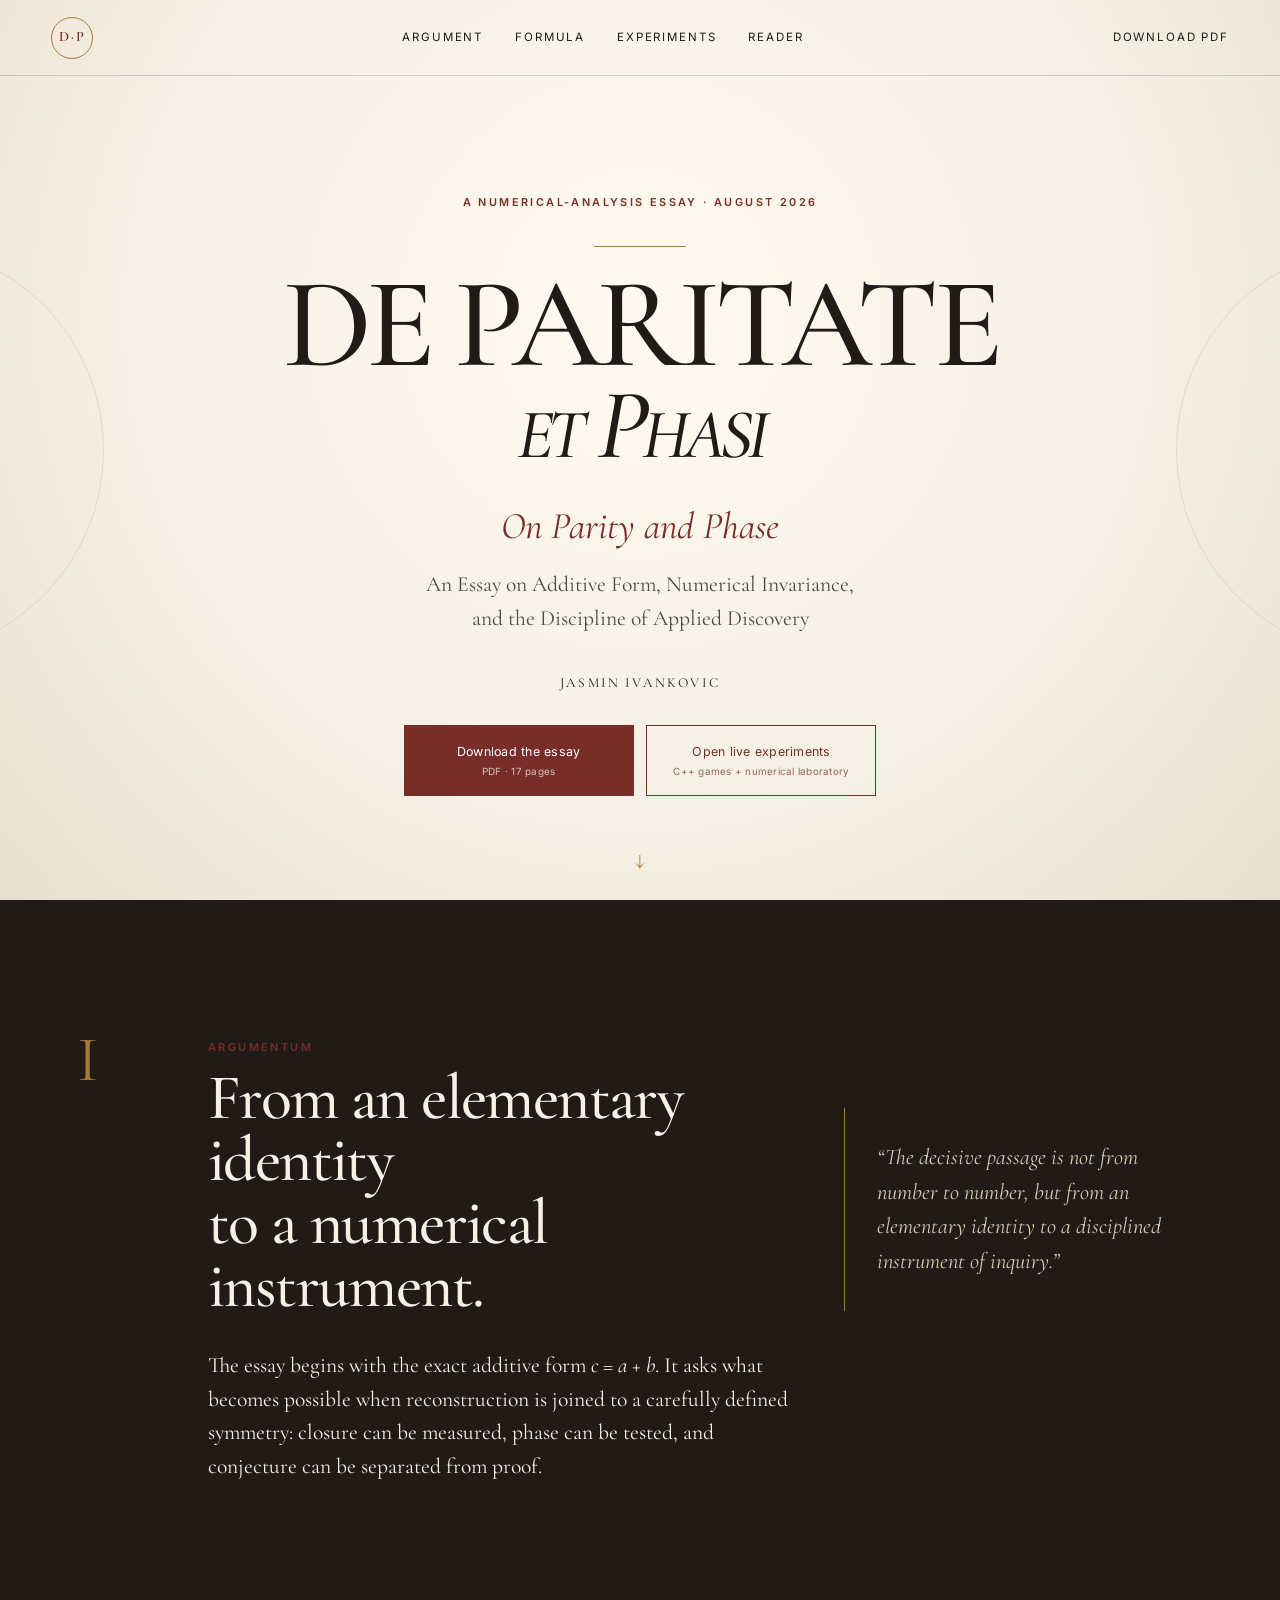
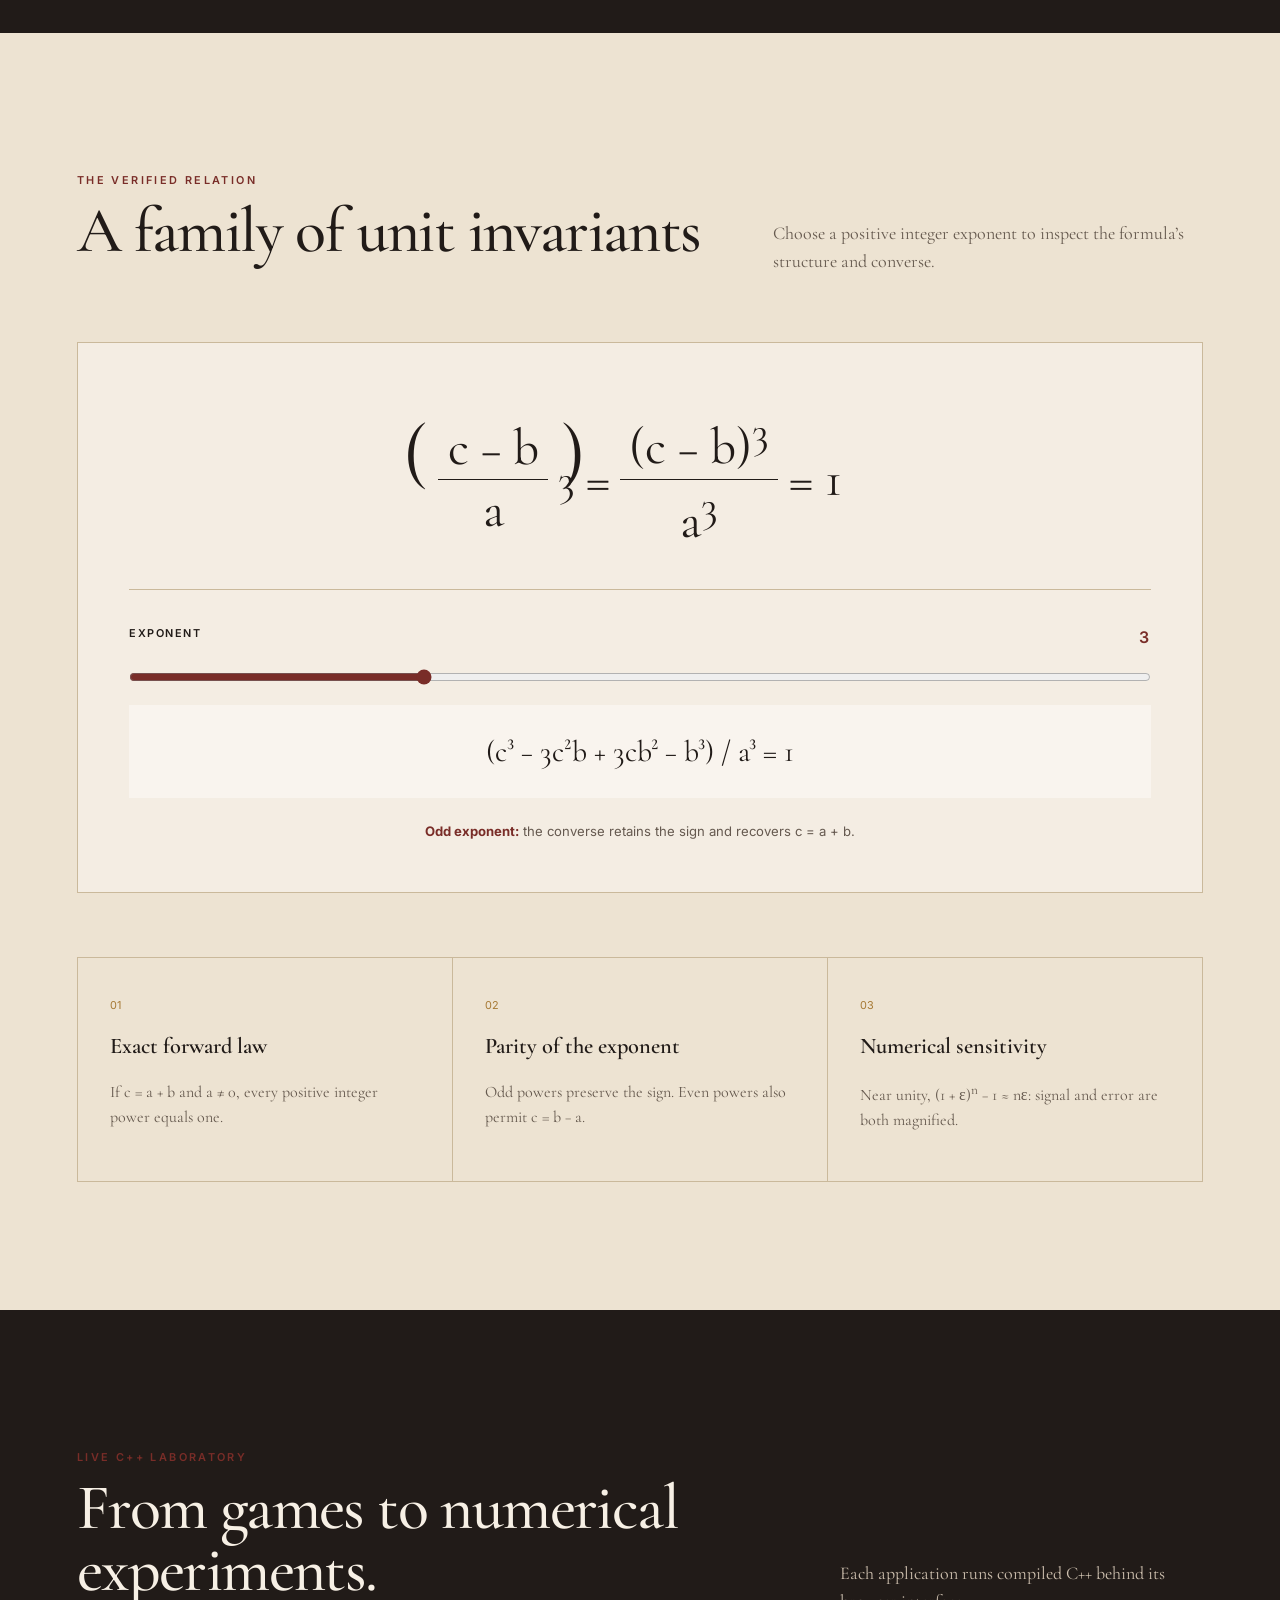
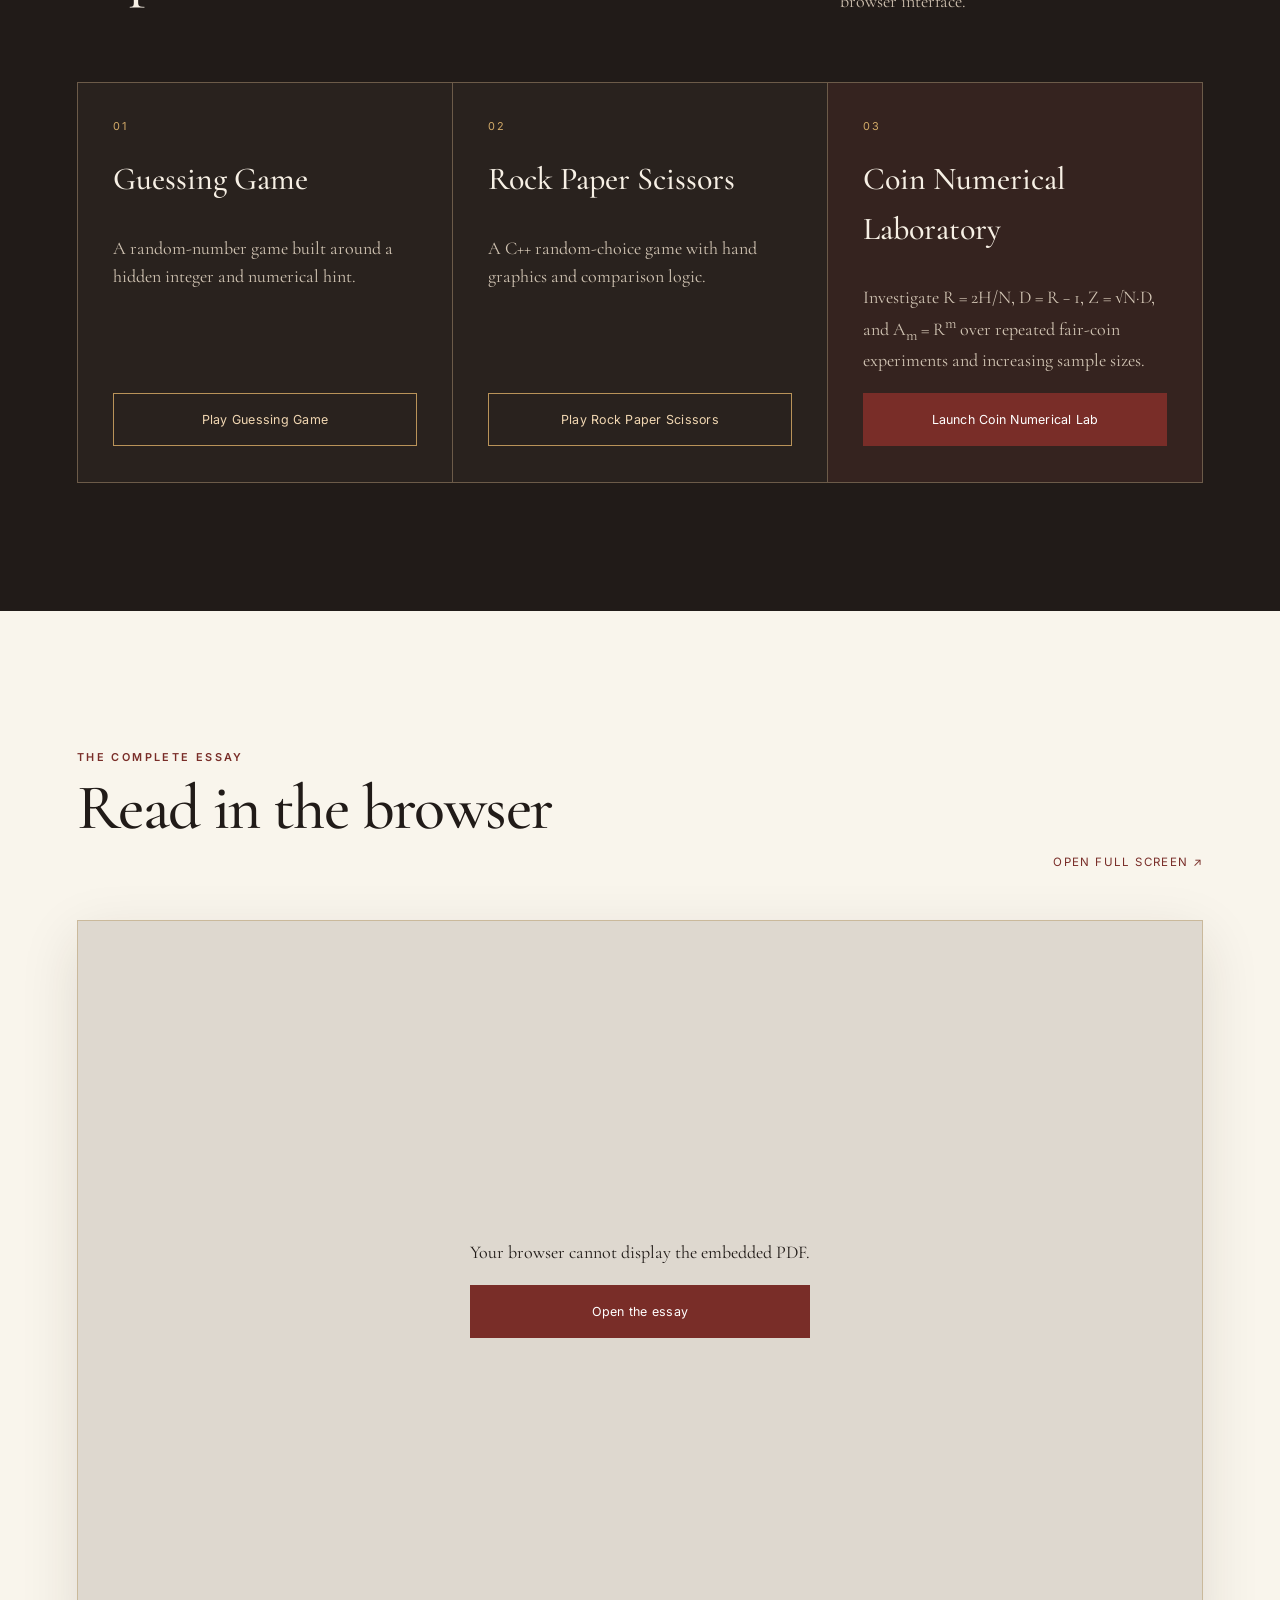
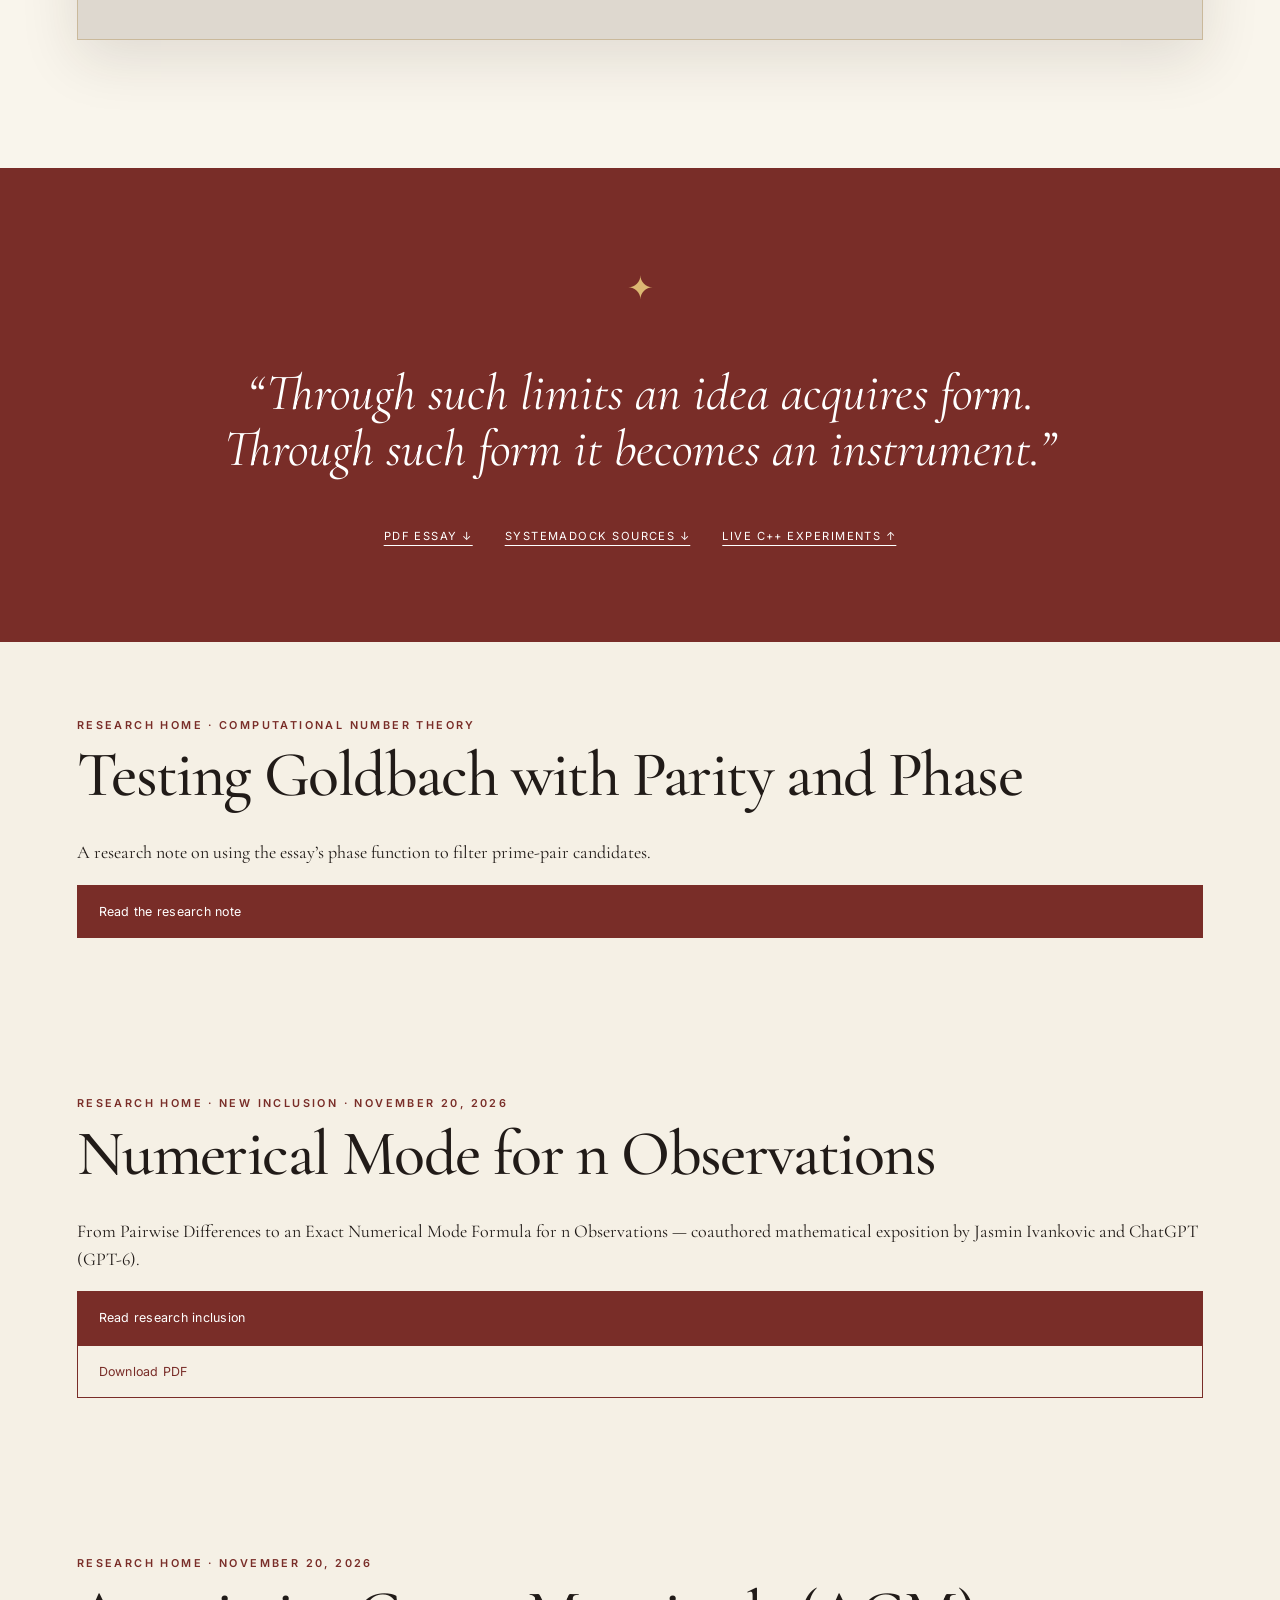
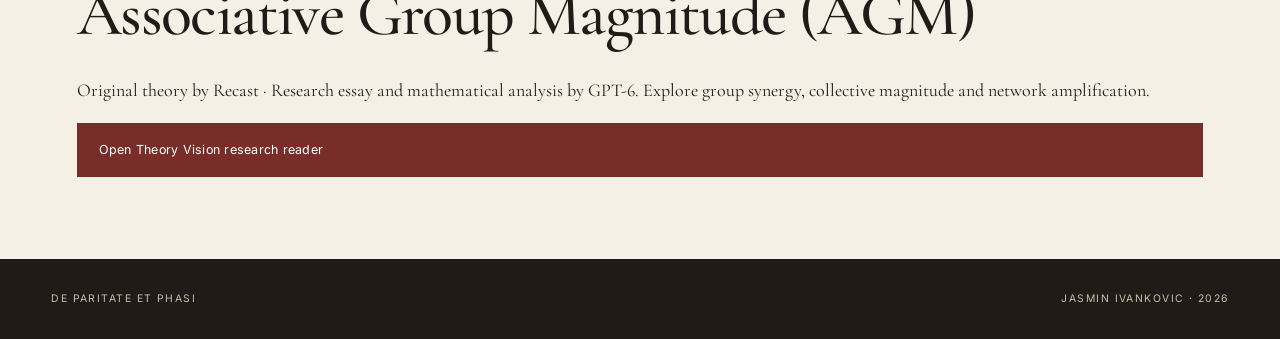
<file: index.html>
<!doctype html><html lang="en"><head><meta charset="utf-8"/><meta name="viewport" content="width=device-width,initial-scale=1"/><meta name="description" content="De Paritate et Phasi — numerical analysis essay and live C++ experiments by Jasmin Ivankovic."/><title>De Paritate et Phasi · Jasmin Ivankovic</title><link rel="stylesheet" href="styles.css"/></head><body><a class="skip" href="#main">Skip to essay</a><header class="masthead"><a class="seal" href="#top">D·P</a><nav><a href="#argument">Argument</a><a href="#formula">Formula</a><a href="#experiments">Experiments</a><a href="#reader">Reader</a></nav><a class="small-download" href="De-Paritate-et-Phasi.pdf" download>Download PDF</a></header><main id="main"><section class="hero" id="top"><p class="eyebrow">A numerical-analysis essay · August 2026</p><div class="rule"></div><h1>De Paritate<br><span>et Phasi</span></h1><p class="translation">On Parity and Phase</p><p class="subtitle">An Essay on Additive Form, Numerical Invariance,<br class="desktop-only"/> and the Discipline of Applied Discovery</p><p class="author">Jasmin Ivankovic</p><div class="hero-actions"><a class="button primary" href="De-Paritate-et-Phasi.pdf" download><span>Download the essay</span><small>PDF · 17 pages</small></a><a class="button secondary" href="#experiments"><span>Open live experiments</span><small>C++ games + numerical laboratory</small></a></div><a class="scroll-cue" href="#argument">↓</a></section><section class="argument section" id="argument"><div class="section-number">I</div><div class="section-copy"><p class="eyebrow">Argumentum</p><h2>From an elementary identity<br/>to a numerical instrument.</h2><p class="lead">The essay begins with the exact additive form <em>c = a + b</em>. It asks what becomes possible when reconstruction is joined to a carefully defined symmetry: closure can be measured, phase can be tested, and conjecture can be separated from proof.</p></div><blockquote>“The decisive passage is not from number to number, but from an elementary identity to a disciplined instrument of inquiry.”</blockquote></section><section class="formula-section section" id="formula"><div class="formula-heading"><div><p class="eyebrow">The verified relation</p><h2>A family of unit invariants</h2></div><p>Choose a positive integer exponent to inspect the formula’s structure and converse.</p></div><div class="formula-card"><div class="formula-display"><span class="fraction paren"><span>c − b</span><span>a</span></span><sup id="power-label">n</sup><span>=</span><span class="fraction"><span>(c − b)<sup id="power-label-2">n</sup></span><span>a<sup id="power-label-3">n</sup></span></span><span>= 1</span></div><div class="explorer"><label for="power">Exponent <output id="power-output">3</output></label><input id="power" type="range" min="1" max="8" value="3" step="1"/><div class="expansion" id="expansion">(c³ − 3c²b + 3cb² − b³) / a³ = 1</div><div class="verdict" id="verdict"><strong>Odd exponent:</strong> the converse retains the sign and recovers c = a + b.</div></div></div><div class="principles"><article><span>01</span><h3>Exact forward law</h3><p>If c = a + b and a ≠ 0, every positive integer power equals one.</p></article><article><span>02</span><h3>Parity of the exponent</h3><p>Odd powers preserve the sign. Even powers also permit c = b − a.</p></article><article><span>03</span><h3>Numerical sensitivity</h3><p>Near unity, (1 + ε)<sup>n</sup> − 1 ≈ nε: signal and error are both magnified.</p></article></div></section><section class="experiments-section section" id="experiments"><div class="formula-heading"><div><p class="eyebrow">Live C++ laboratory</p><h2>From games to numerical experiments.</h2></div><p>Each application runs compiled C++ behind its browser interface.</p></div><div class="experiment-grid"><article class="experiment-card"><span class="experiment-number">01</span><h3>Guessing Game</h3><p>A random-number game built around a hidden integer and numerical hint.</p><a class="button secondary" href="https://guessing-game.onrender.com" target="_blank" rel="noopener">Play Guessing Game</a></article><article class="experiment-card"><span class="experiment-number">02</span><h3>Rock Paper Scissors</h3><p>A C++ random-choice game with hand graphics and comparison logic.</p><a class="button secondary" href="https://rock-paper-scissors.onrender.com" target="_blank" rel="noopener">Play Rock Paper Scissors</a></article><article class="experiment-card featured"><span class="experiment-number">03</span><h3>Coin Numerical Laboratory</h3><p>Investigate R = 2H/N, D = R − 1, Z = √N·D, and A<sub>m</sub> = R<sup>m</sup> over repeated fair-coin experiments and increasing sample sizes.</p><a class="button primary" href="https://coin-numerical-lab.onrender.com" target="_blank" rel="noopener">Launch Coin Numerical Lab</a></article></div></section><section class="reader-section section" id="reader"><div class="reader-heading"><div><p class="eyebrow">The complete essay</p><h2>Read in the browser</h2></div><a class="text-link" href="De-Paritate-et-Phasi.pdf" target="_blank" rel="noopener">Open full screen ↗</a></div><div class="reader-shell"><object data="De-Paritate-et-Phasi.pdf#view=FitH" type="application/pdf"><div class="reader-fallback"><p>Your browser cannot display the embedded PDF.</p><a class="button primary" href="De-Paritate-et-Phasi.pdf">Open the essay</a></div></object></div></section><section class="closing section"><div class="ornament">✦</div><p>“Through such limits an idea acquires form.<br/>Through such form it becomes an instrument.”</p><div class="closing-actions"><a href="De-Paritate-et-Phasi.pdf" download>PDF Essay ↓</a><a href="De-Paritate-et-Phasi_Inst.zip" download>SystemaDock Sources ↓</a><a href="#experiments">Live C++ Experiments ↑</a></div></section><section class="section" id="goldbach-phase" style="padding:4rem 6%;"><p class="eyebrow">Research Home · Computational number theory</p><h2>Testing Goldbach with Parity and Phase</h2><p>A research note on using the essay’s phase function to filter prime-pair candidates.</p><p><a class="button primary" href="home/goldbach-phase.html">Read the research note</a></p></section><section class="section" id="research-inclusions" style="padding:4rem 6%;"><p class="eyebrow">Research Home · New inclusion · November 20, 2026</p><h2>Numerical Mode for n Observations</h2><p>From Pairwise Differences to an Exact Numerical Mode Formula for n Observations — coauthored mathematical exposition by Jasmin Ivankovic and ChatGPT (GPT-6).</p><p><a class="button primary" href="numerical-mode.html">Read research inclusion</a> <a class="button secondary" href="Numerical-Mode-n-Observations.pdf" download>Download PDF</a></p></section><section class="section" id="agm-research" style="padding:4rem 6%;"><p class="eyebrow">Research Home · November 20, 2026</p><h2>Associative Group Magnitude (AGM)</h2><p>Original theory by Recast · Research essay and mathematical analysis by GPT-6. Explore group synergy, collective magnitude and network amplification.</p><p><a class="button primary" href="agm-associative-group-magnitude.html">Open Theory Vision research reader</a></p></section></main><footer><span>De Paritate et Phasi</span><span>Jasmin Ivankovic · 2026</span></footer><script src="script.js"></script></body></html>
</file>
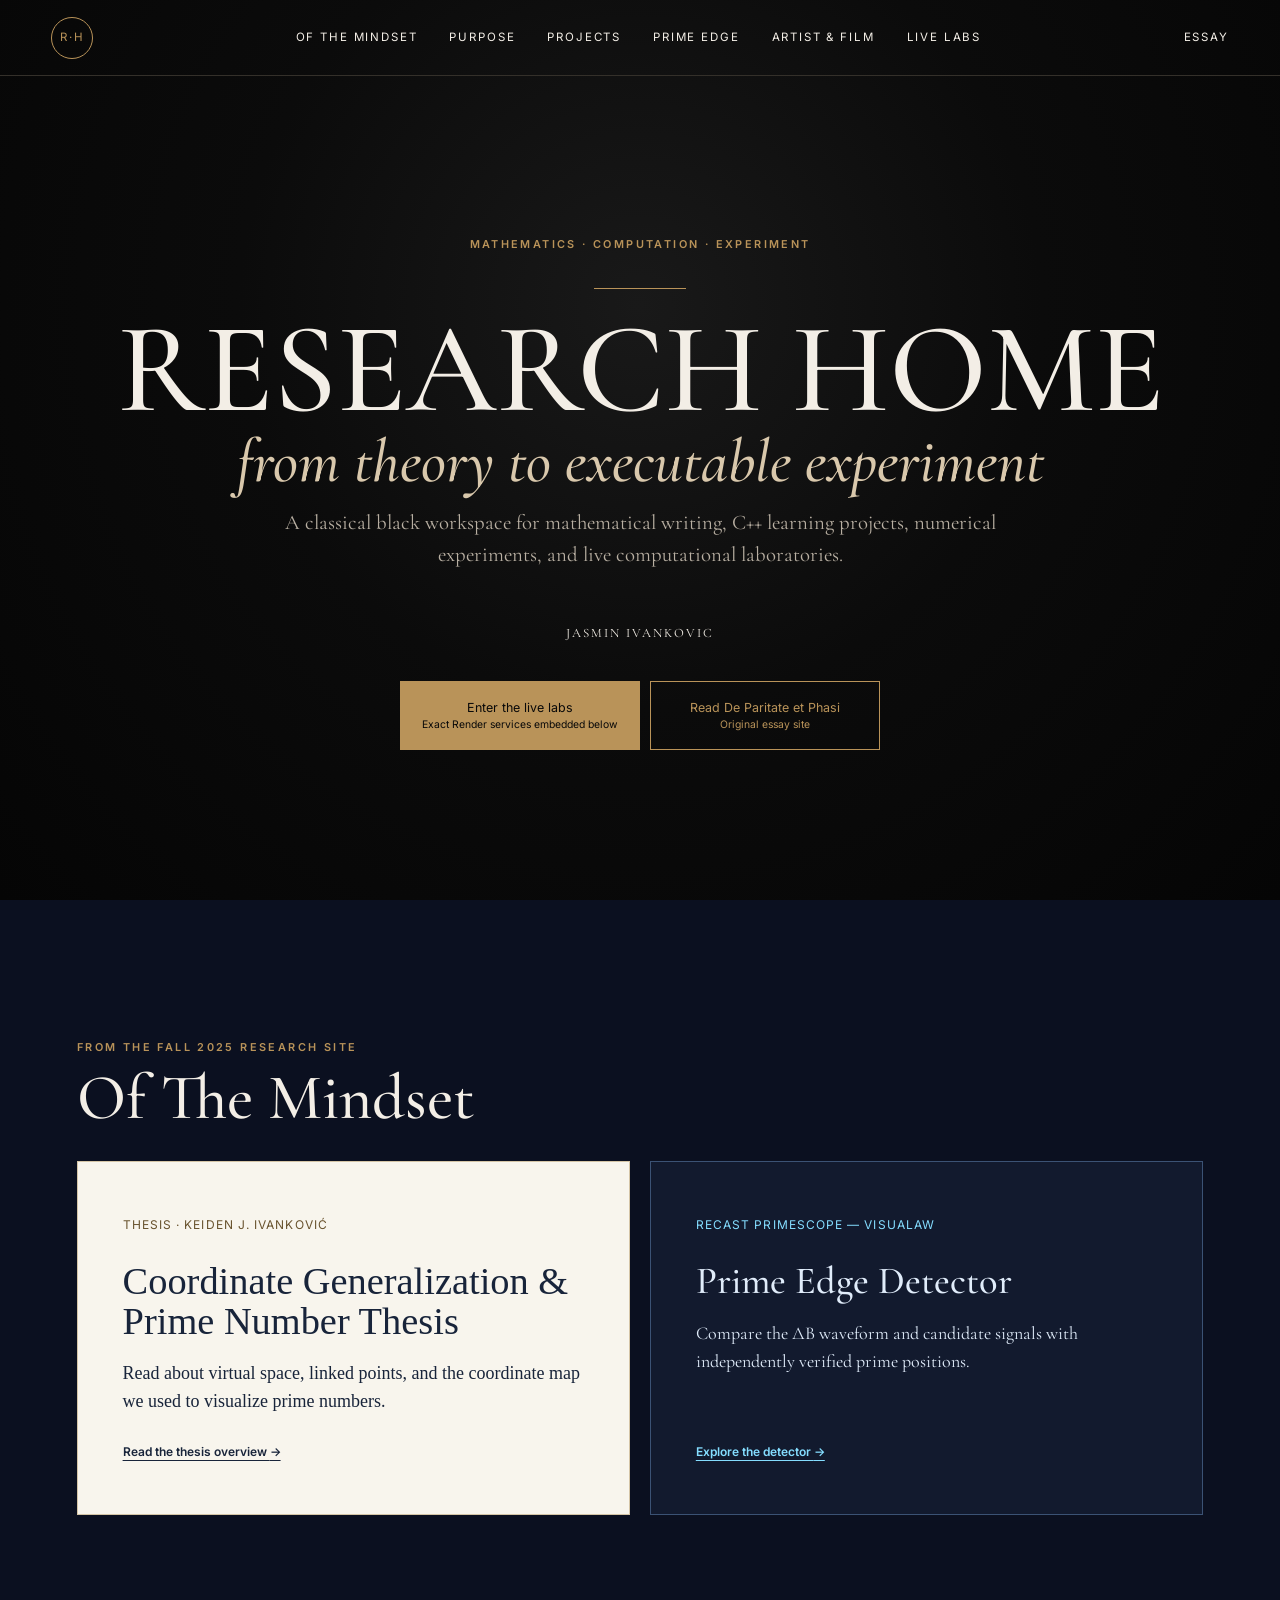
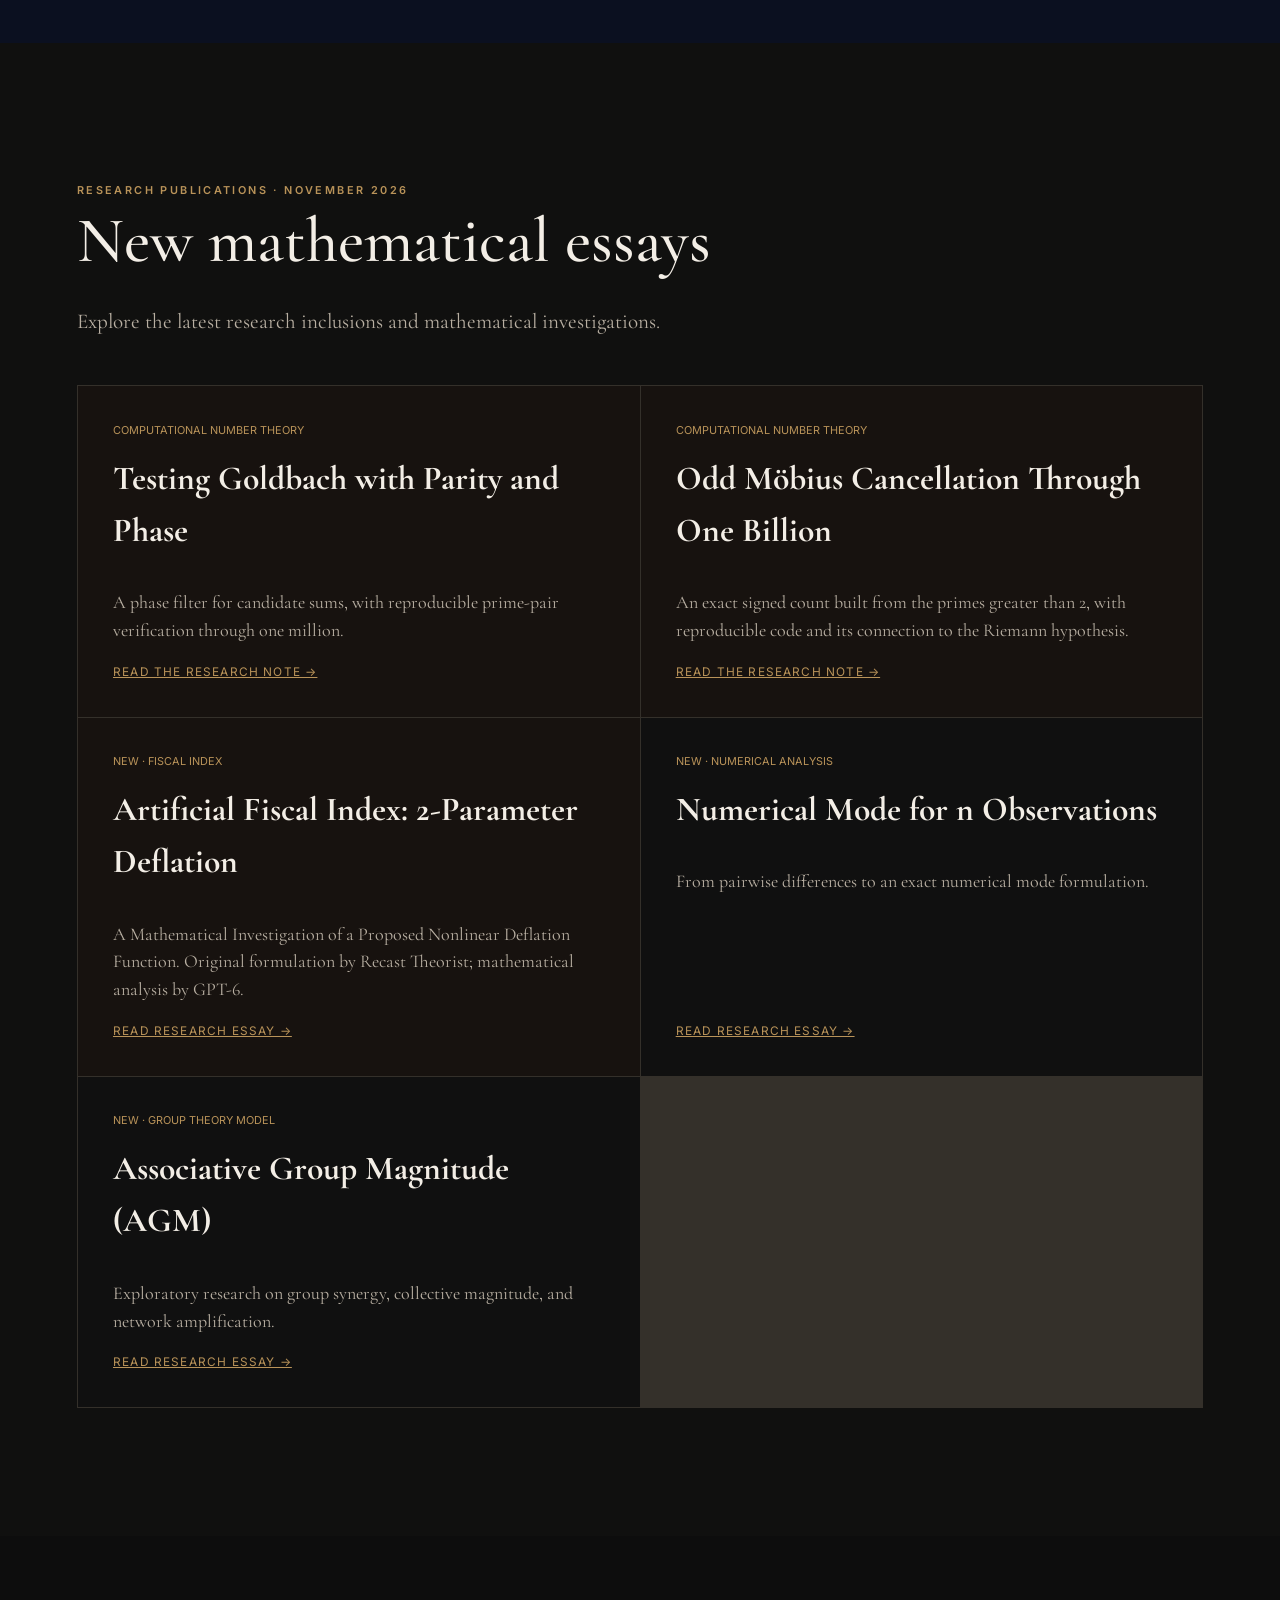
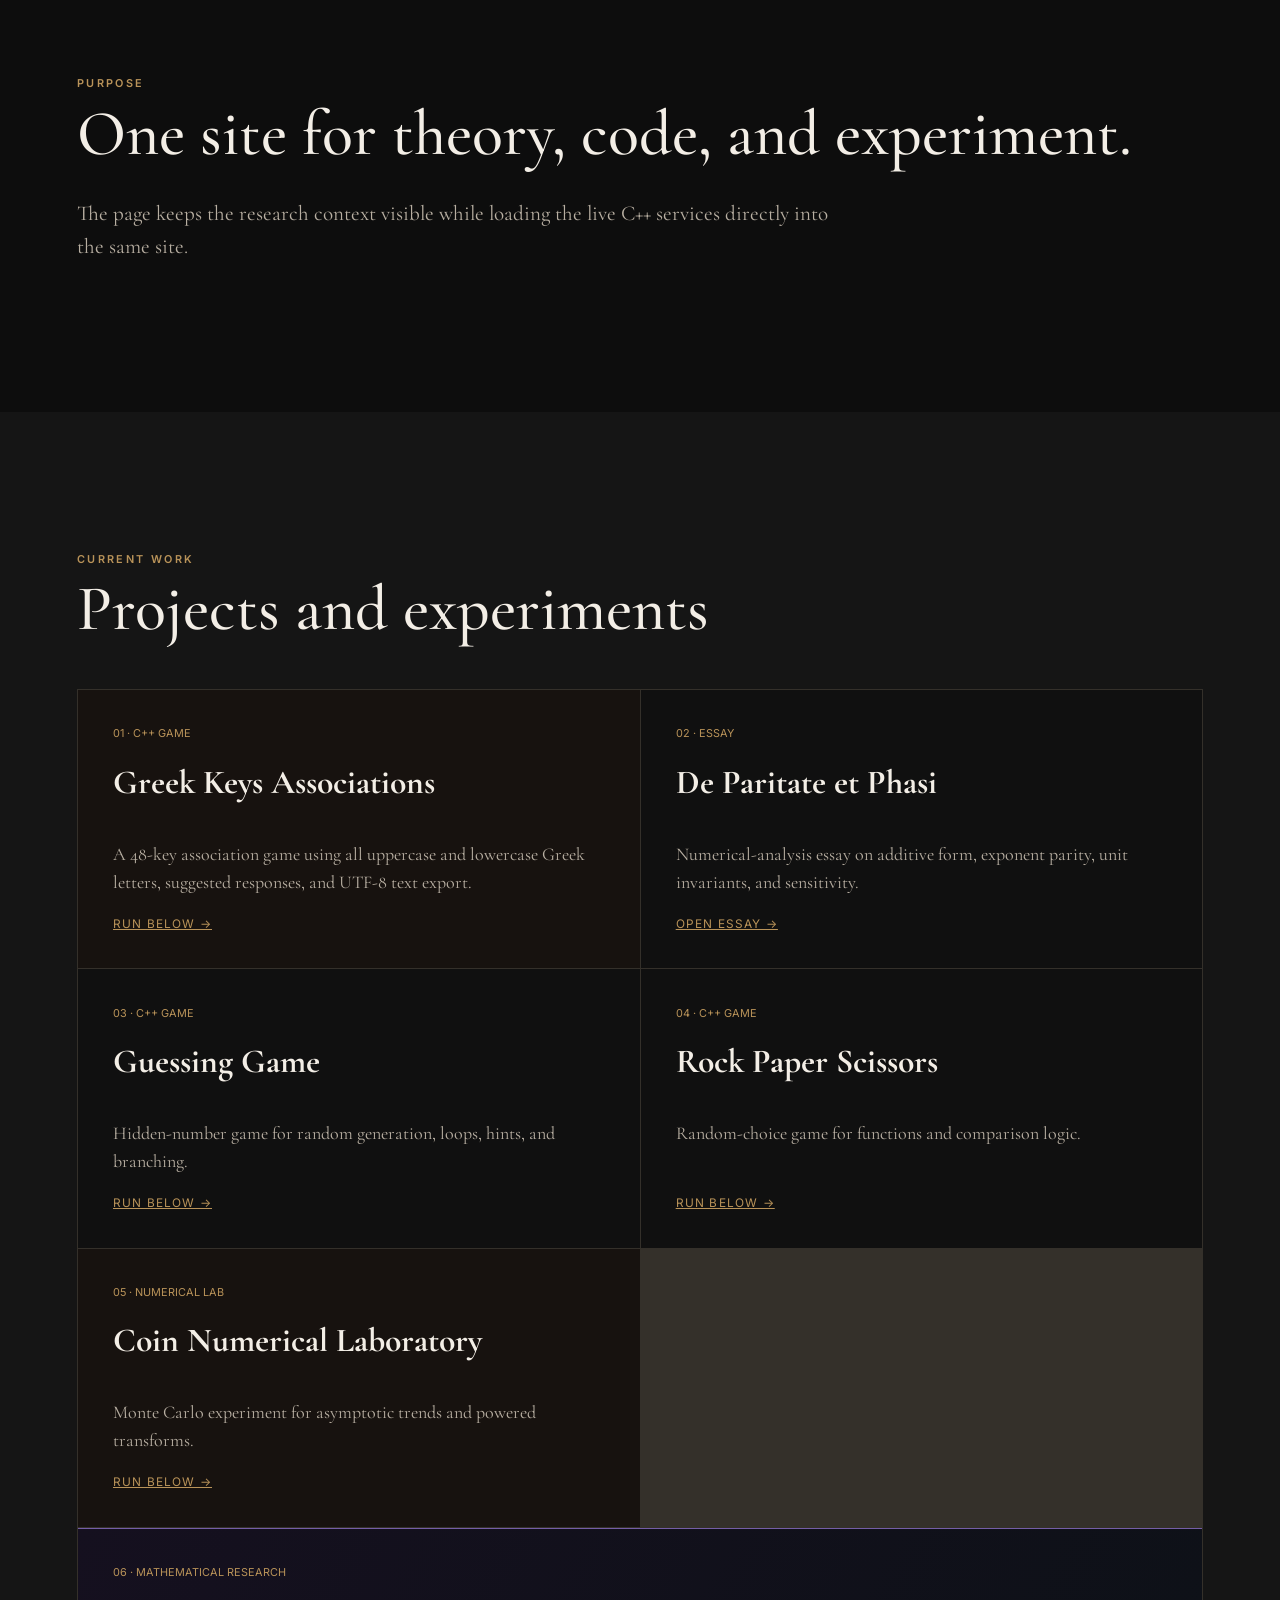
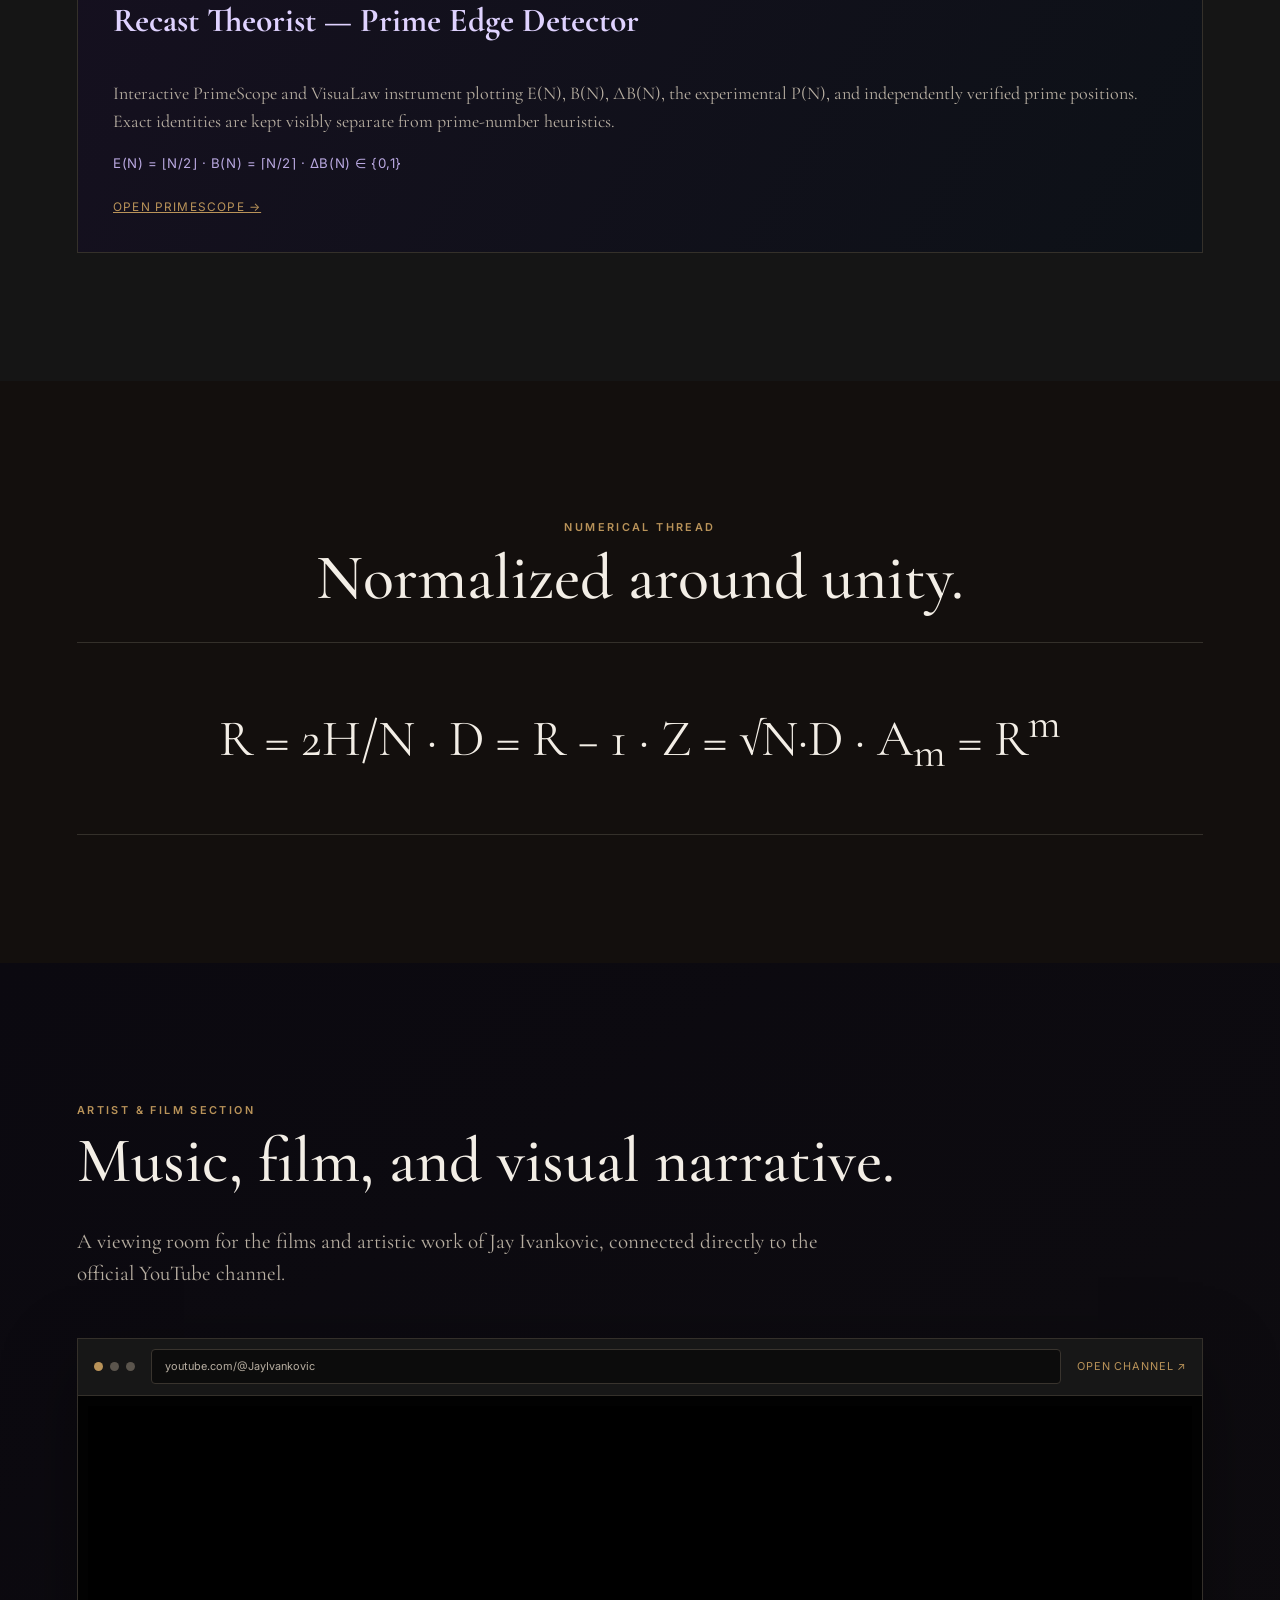
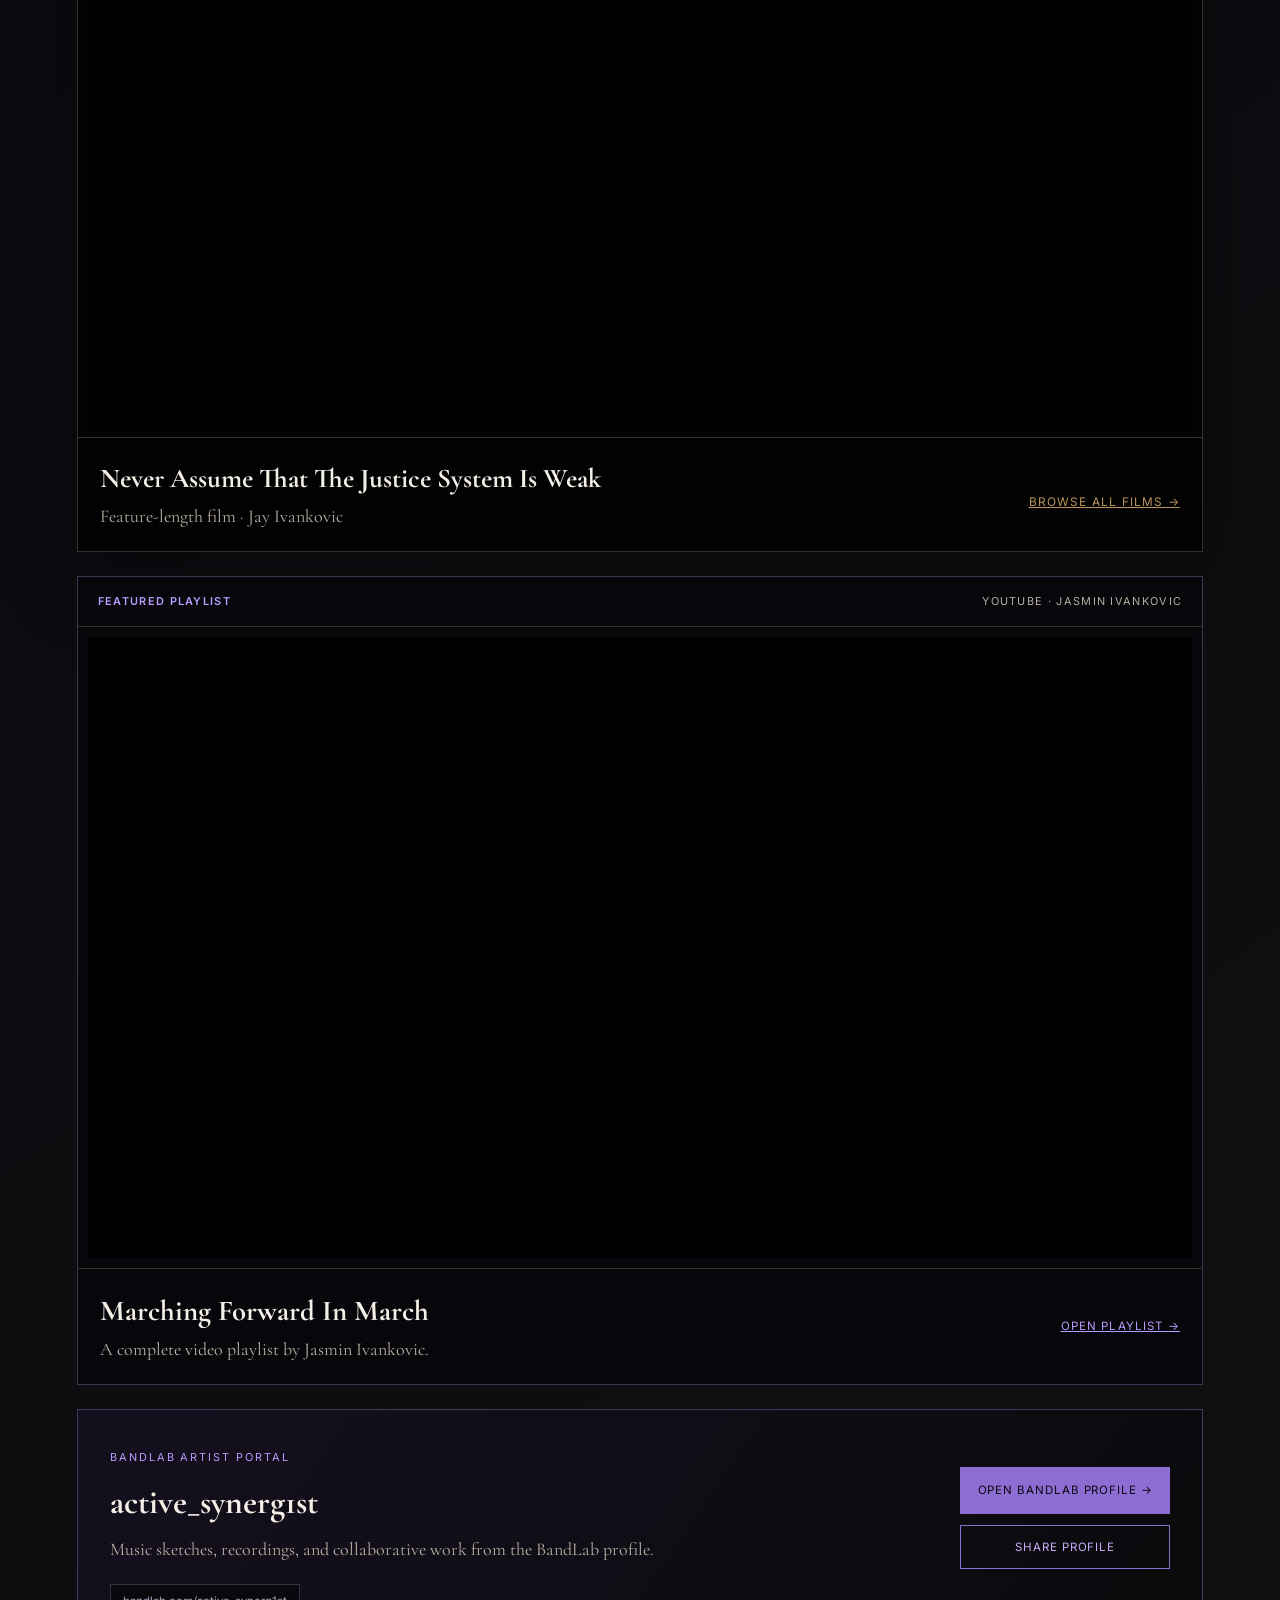
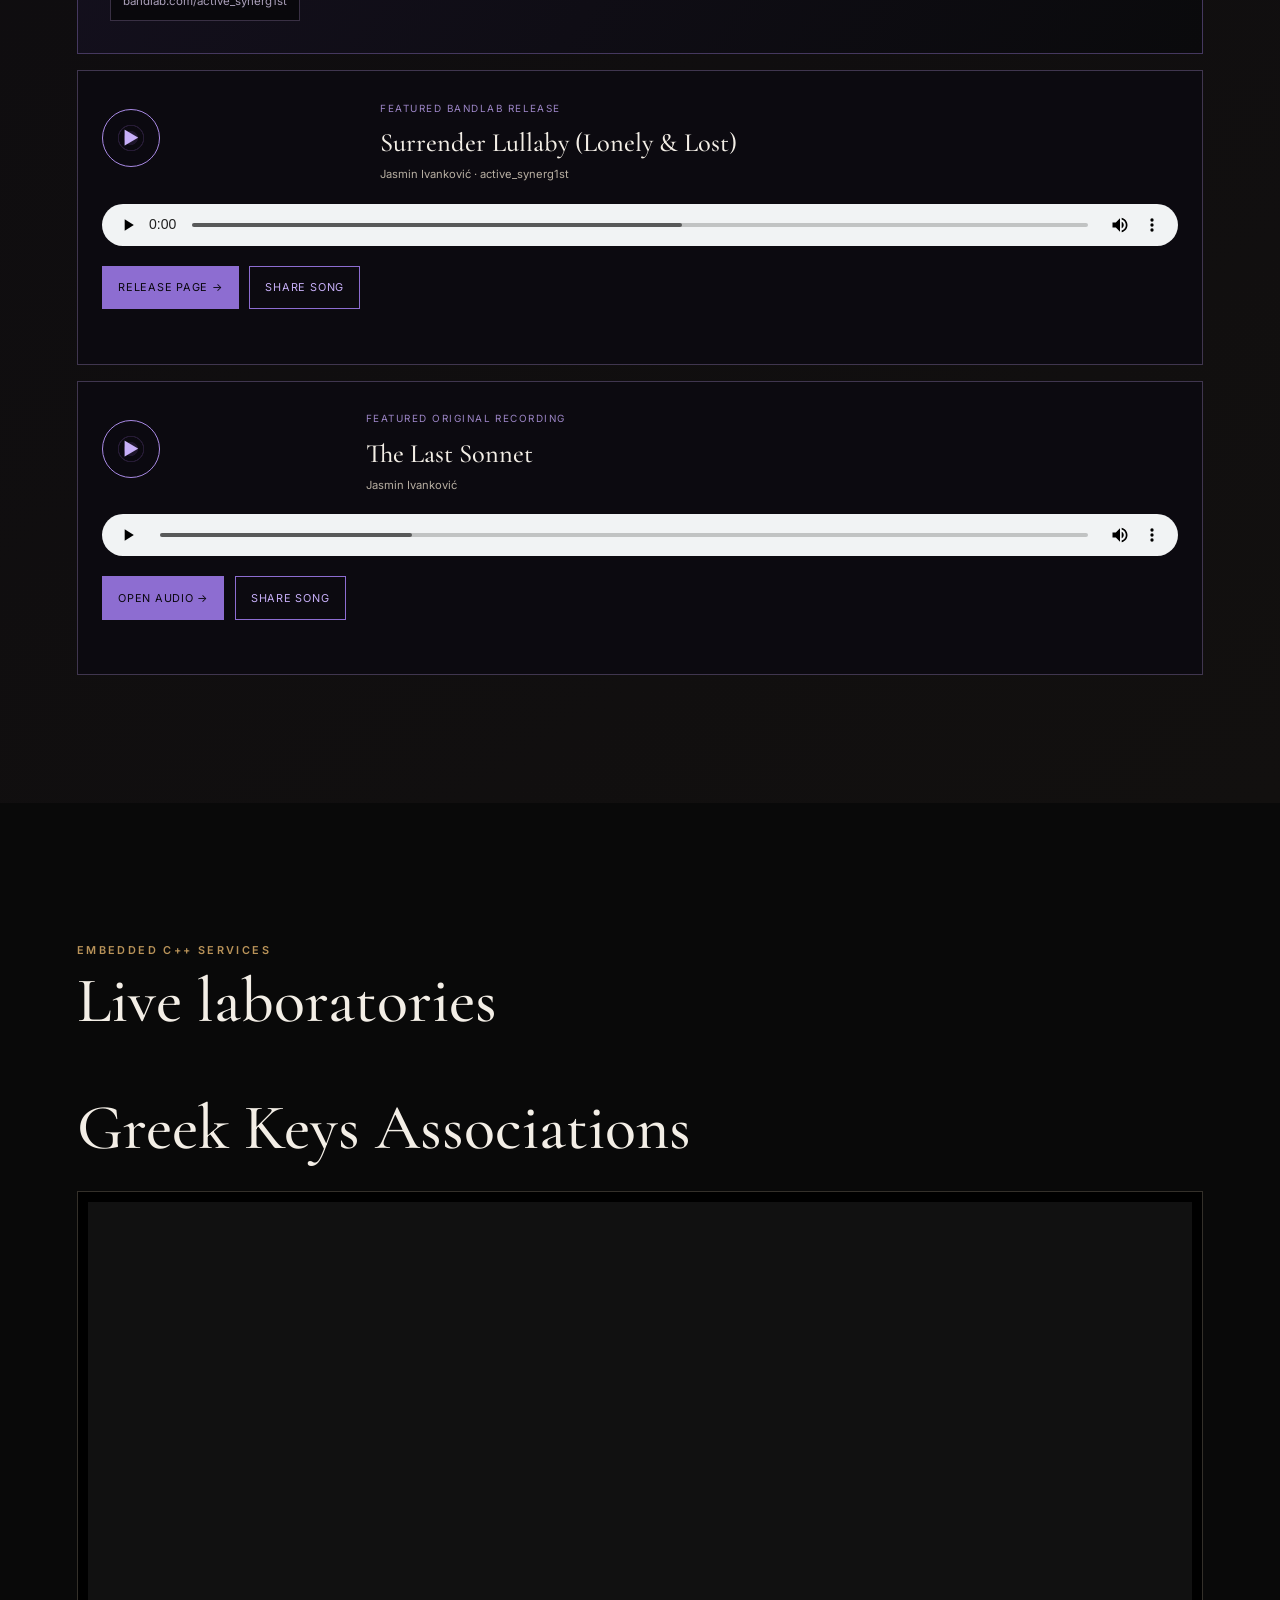
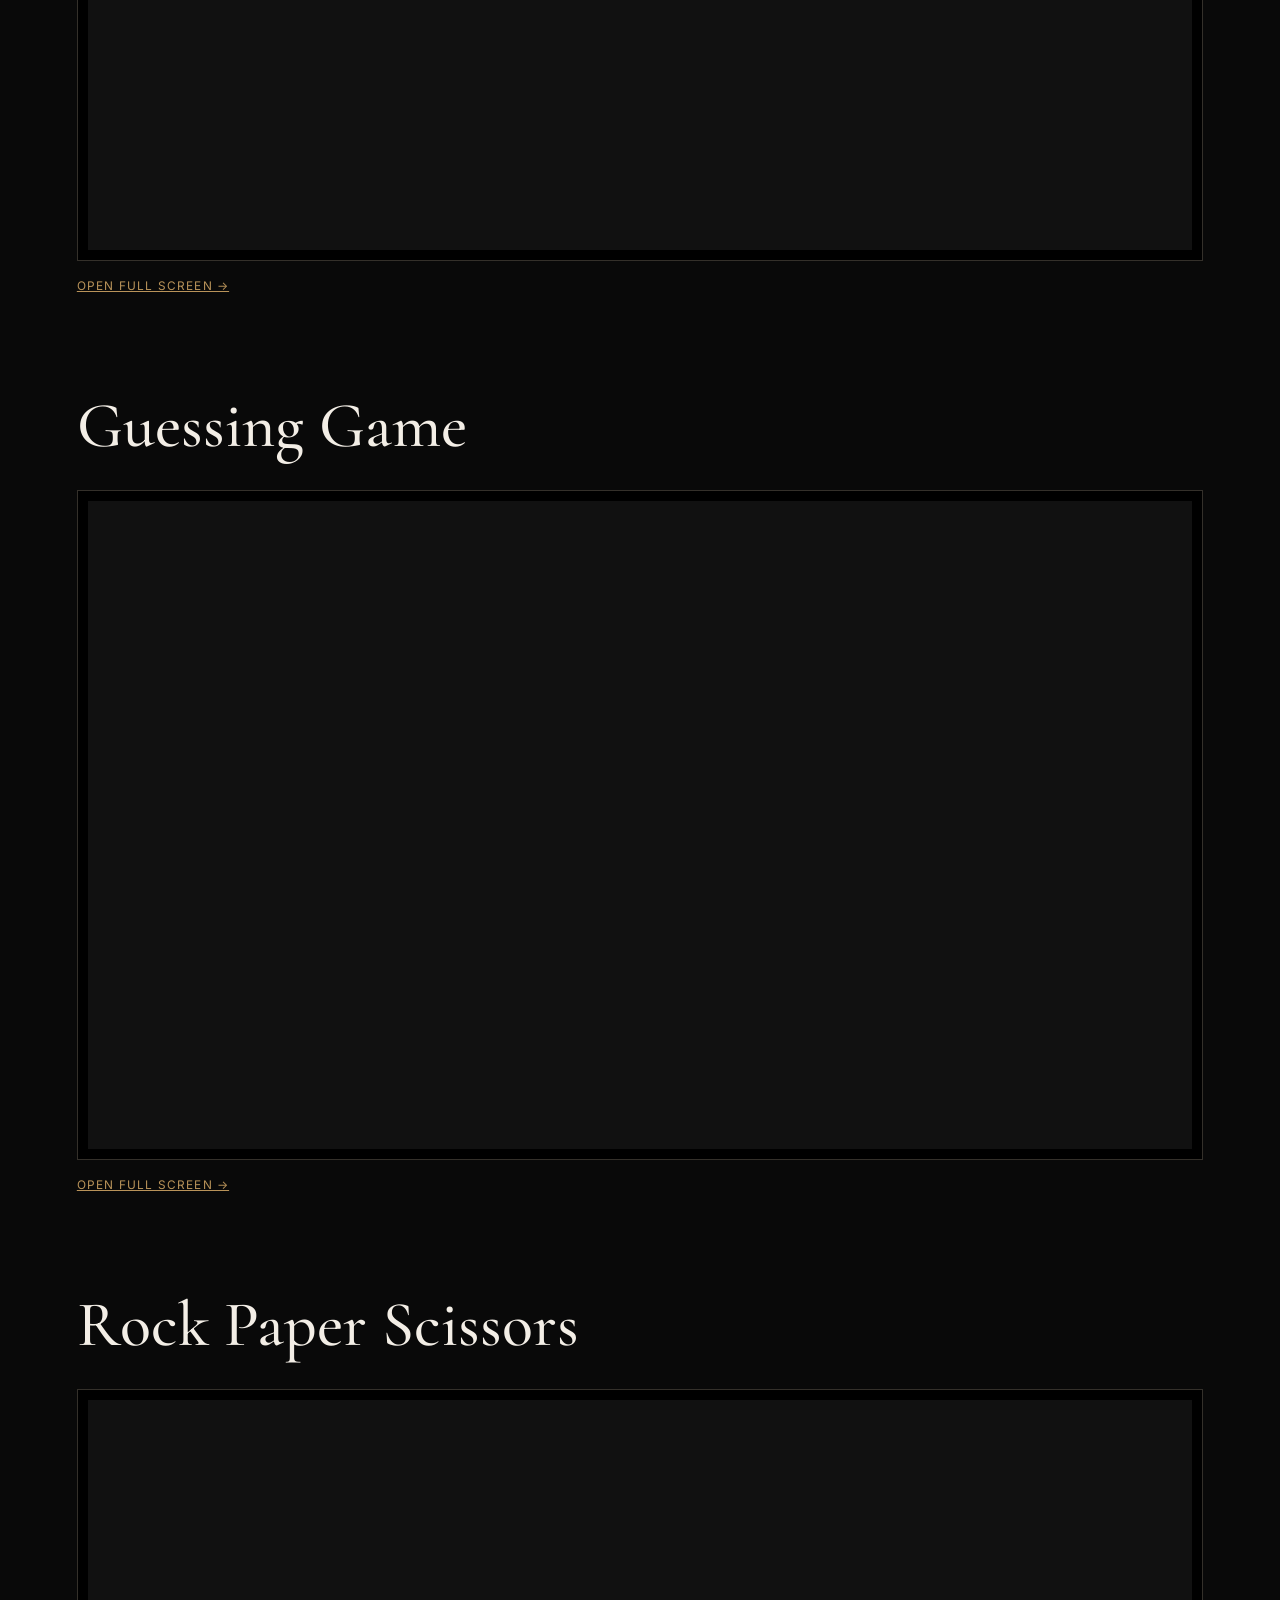
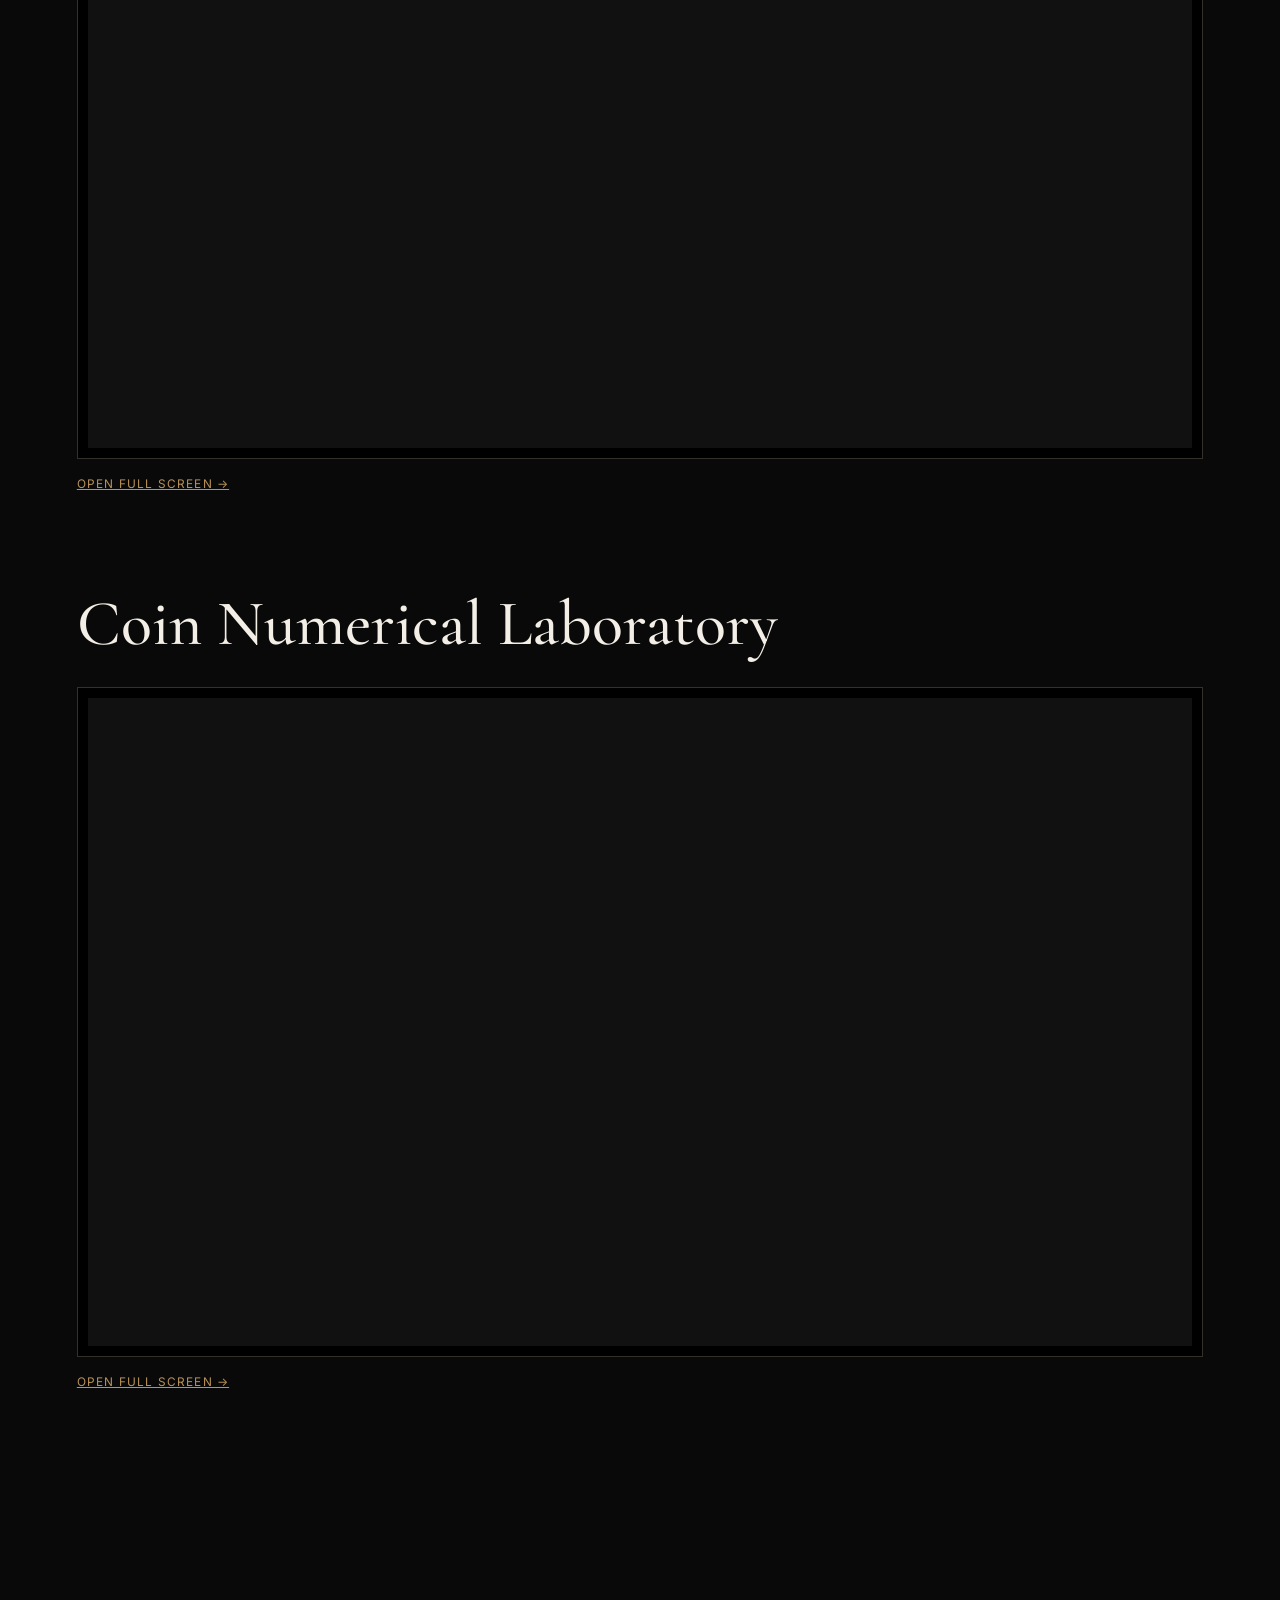
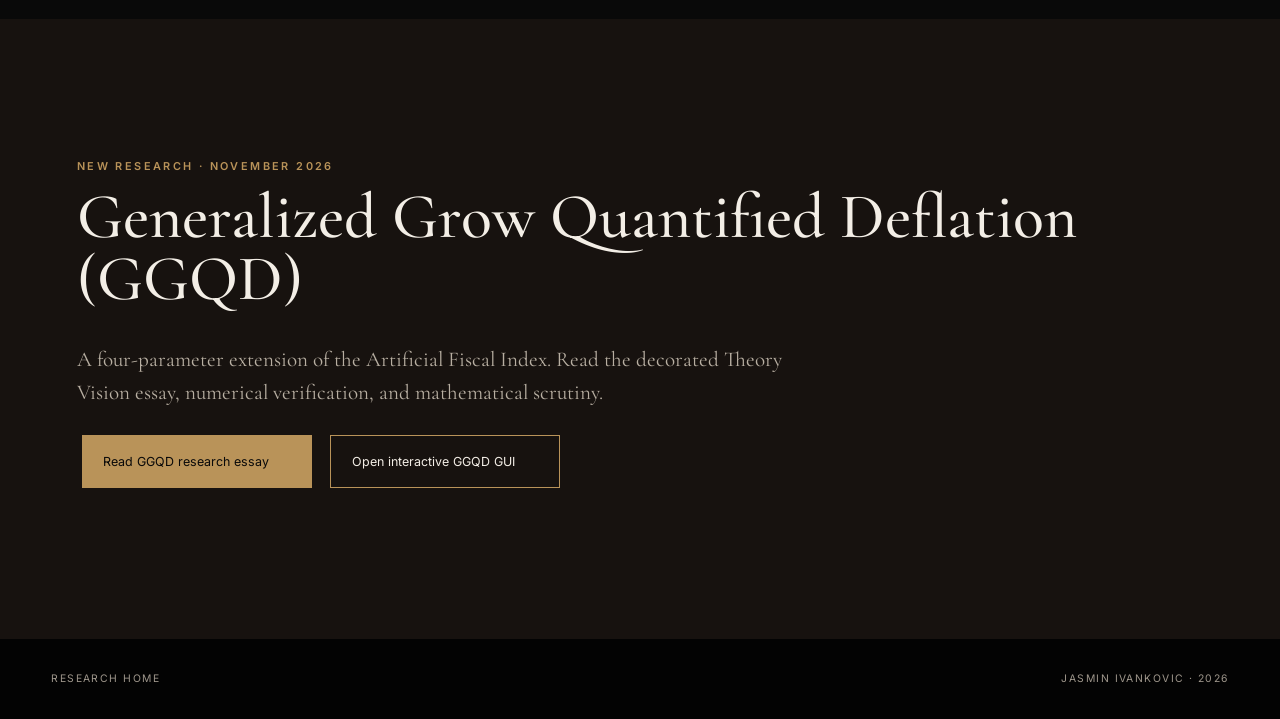
<file: home/index.html>
<!doctype html><html lang="en"><head><meta charset="utf-8"/><meta name="viewport" content="width=device-width,initial-scale=1,viewport-fit=cover"/><meta name="theme-color" content="#070707"/><meta name="description" content="Research Home — mathematics, C++ experiments, and numerical analysis by Jasmin Ivankovic."/><title>Research Home · Jasmin Ivankovic</title><style>@import url('https://fonts.googleapis.com/css2?family=Cormorant+Garamond:ital,wght@0,400;0,500;0,600;1,400;1,500&family=Inter:wght@400;500;600&display=swap');:root{--black:#070707;--black2:#0d0d0d;--black3:#151515;--ink:#f3eee6;--muted:#b8afa2;--gold:#b99359;--line:#34302a;--serif:'Cormorant Garamond',Georgia,serif;--sans:Inter,Arial,sans-serif}*{box-sizing:border-box}html{scroll-behavior:smooth}body{margin:0;overflow-x:hidden;background:var(--black);color:var(--ink);font-family:var(--serif);font-size:18px;line-height:1.55}a{color:inherit}.masthead{height:76px;display:flex;align-items:center;justify-content:space-between;padding:0 4vw;border-bottom:1px solid var(--line);position:absolute;top:0;width:100%;z-index:5;font-family:var(--sans);font-size:.72rem;text-transform:uppercase;letter-spacing:.16em}.masthead nav{display:flex;gap:2rem}.masthead nav a{text-decoration:none}.seal{display:grid;place-items:center;width:42px;height:42px;border:1px solid var(--gold);border-radius:50%;text-decoration:none;color:var(--gold)}.hero{min-height:100svh;padding:9rem 7vw 4rem;display:flex;flex-direction:column;align-items:center;text-align:center;justify-content:center;background:radial-gradient(circle at 50% 34%,#191919 0,#0b0b0b 46%,#050505 100%)}.eyebrow{font-family:var(--sans);text-transform:uppercase;letter-spacing:.22em;font-size:.68rem;color:var(--gold);font-weight:600}.rule{width:92px;border-top:1px solid var(--gold);margin:1.5rem 0 2rem}.hero h1{font-size:clamp(4.2rem,10vw,9rem);font-weight:500;line-height:.76;margin:0;text-transform:uppercase}.hero h1 span{display:block;font-size:.48em;font-style:italic;text-transform:none;color:#d9c8ac;margin-top:.35em}.subtitle{font-size:1.3rem;max-width:760px;color:var(--muted)}.author{text-transform:uppercase;letter-spacing:.16em;font-size:.8rem;margin:2rem}.button{min-width:230px;padding:1rem 1.3rem;text-decoration:none;border:1px solid var(--gold);display:inline-flex;flex-direction:column;font-family:var(--sans);font-size:.78rem;margin:.3rem}.button.primary{background:var(--gold);color:#090909}.button.secondary{color:var(--gold)}.section{padding:8rem max(6vw,calc((100vw - 1200px)/2))}.section h2{font-weight:500;font-size:clamp(2.7rem,5vw,4.8rem);line-height:.98;margin:.5rem 0 2rem}.lead{font-size:1.32rem;max-width:760px;color:var(--muted)}.intro{background:var(--black2)}.projects{background:var(--black3)}.project-grid{display:grid;grid-template-columns:repeat(2,1fr);gap:1px;background:var(--line);border:1px solid var(--line);margin-top:3rem}.card{background:#101010;padding:2.2rem;min-height:250px;display:flex;flex-direction:column}.card.featured{background:#17120f}.card.research{grid-column:1/-1;min-height:290px;background:linear-gradient(120deg,#15101f,#0d1117);border-top:1px solid #745da6}.card.research h3{color:#dfd2ff}.card.research .mini-formula{font-family:var(--sans);font-size:.83rem;letter-spacing:.04em;color:#b9a8e0;margin:0 0 1.5rem}.card .num{font-family:var(--sans);font-size:.68rem;color:var(--gold)}.card h3{font-size:2.1rem;margin:.9rem 0}.card p{color:var(--muted);flex:1}.card a,.fallback{font-family:var(--sans);font-size:.74rem;text-transform:uppercase;letter-spacing:.1em;color:var(--gold)}.formula-band{background:#130f0d;text-align:center}.formula{font-size:clamp(2rem,4vw,4rem);padding:3rem 1rem;border-top:1px solid var(--line);border-bottom:1px solid var(--line)}.artist-section{background:linear-gradient(145deg,#0b0910,#12100f)}.media-browser{margin-top:3rem;border:1px solid var(--line);background:#020202;box-shadow:0 24px 70px rgba(0,0,0,.36)}.browser-bar{min-height:54px;display:grid;grid-template-columns:auto 1fr auto;gap:1rem;align-items:center;padding:.65rem 1rem;border-bottom:1px solid var(--line);background:#171717;font-family:var(--sans);font-size:.68rem}.browser-dots{display:flex;gap:7px}.browser-dots i{display:block;width:9px;height:9px;border-radius:50%;background:#5b554d}.browser-dots i:first-child{background:#b99359}.browser-address{padding:.5rem .8rem;border:1px solid #39342e;border-radius:4px;color:#b8afa2;background:#0c0c0c}.browser-bar a{text-decoration:none;color:var(--gold);text-transform:uppercase;letter-spacing:.08em}.film-frame{padding:10px}.film-frame iframe{display:block;width:100%;height:auto;aspect-ratio:16/9;background:#000}.film-caption{display:flex;justify-content:space-between;gap:2rem;align-items:center;padding:1.25rem 1.4rem;border-top:1px solid var(--line)}.film-caption h3{font-size:1.7rem;margin:0}.film-caption p{margin:.2rem 0 0;color:var(--muted)}.playlist-browser{margin-top:1.5rem;border:1px solid #3e3650;background:#07060a}.playlist-head{display:flex;justify-content:space-between;gap:1rem;align-items:center;padding:1rem 1.25rem;border-bottom:1px solid var(--line);font-family:var(--sans);font-size:.68rem;text-transform:uppercase;letter-spacing:.12em;color:#b8afa2}.playlist-head strong{color:#b89cff;font-weight:600}.playlist-caption{display:flex;justify-content:space-between;gap:2rem;align-items:center;padding:1.25rem 1.4rem;border-top:1px solid var(--line)}.playlist-caption h3{font-size:1.8rem;margin:0}.playlist-caption p{margin:.15rem 0 0;color:var(--muted)}.playlist-caption a{font-family:var(--sans);font-size:.72rem;text-transform:uppercase;letter-spacing:.1em;color:#b89cff}.bandlab-plugin{margin-top:1.5rem;padding:2rem;border:1px solid #45385f;background:linear-gradient(125deg,#14101e,#0a0a0c);display:grid;grid-template-columns:1fr auto;gap:2rem;align-items:center}.bandlab-label{font-family:var(--sans);font-size:.68rem;letter-spacing:.18em;text-transform:uppercase;color:#b89cff}.bandlab-plugin h3{font-size:2.1rem;margin:.45rem 0}.bandlab-plugin p{color:var(--muted);margin:.2rem 0 1.2rem}.bandlab-url{display:inline-block;max-width:100%;overflow-wrap:anywhere;font-family:var(--sans);font-size:.72rem;color:#aa9fb9;padding:.55rem .75rem;border:1px solid #393044;background:#09080c}.bandlab-actions{display:flex;flex-direction:column;gap:.7rem;min-width:210px}.bandlab-actions a,.bandlab-actions button{padding:.85rem 1rem;border:1px solid #8d6dd1;background:transparent;color:#c7aff8;font-family:var(--sans);font-size:.72rem;text-transform:uppercase;letter-spacing:.08em;text-align:center;text-decoration:none;cursor:pointer}.bandlab-actions a{background:#8d6dd1;color:#09070e}.bandlab-actions button:hover{background:#1f172d}.bandlab-status{min-height:1rem;text-align:center;color:#9b91a8;font-family:var(--sans);font-size:.65rem}.song-card{margin-top:1rem;padding:1.35rem 1.5rem;border:1px solid #40364f;background:#0c0a10;display:grid;grid-template-columns:auto 1fr auto;gap:1.25rem;align-items:center}.song-disc{display:grid;place-items:center;width:58px;height:58px;border-radius:50%;border:1px solid #a889e4;color:#c7aff8;font-family:var(--sans);font-size:1.1rem;background:radial-gradient(circle,#1d152a 0 17%,#0b0910 18% 30%,#261b35 31% 33%,#0b0910 34%)}.song-meta span{font-family:var(--sans);font-size:.62rem;letter-spacing:.15em;color:#9c85c6;text-transform:uppercase}.song-meta h4{font-size:1.65rem;font-weight:500;margin:.15rem 0}.song-meta p{font-family:var(--sans);font-size:.7rem;color:var(--muted);margin:0}.song-actions{display:flex;gap:.65rem}.song-actions a,.song-actions button{padding:.78rem .95rem;border:1px solid #8d6dd1;background:transparent;color:#c7aff8;font-family:var(--sans);font-size:.68rem;text-transform:uppercase;letter-spacing:.07em;text-decoration:none;cursor:pointer}.song-actions a{background:#8d6dd1;color:#09070e}.song-actions button:hover{background:#1f172d}.song-share-status{grid-column:1/-1;min-height:.8rem;color:#9b91a8;font-family:var(--sans);font-size:.63rem;text-align:right}.song-player{grid-column:1/-1;width:100%;min-width:0;height:42px;accent-color:#8d6dd1}.film-caption p{margin:.2rem 0 0;color:var(--muted)}.lab-section{background:#090909}.lab{margin:4rem 0 6rem}.lab-head p{color:var(--muted)}.frame-shell{overflow:hidden;border:1px solid var(--line);background:#000;padding:10px}iframe{display:block;width:100%;max-width:100%;height:clamp(520px,72svh,650px);border:0;background:#111}button,a{touch-action:manipulation}.fallback{display:inline-block;margin-top:1rem}.footer{display:flex;justify-content:space-between;padding:2rem 4vw;background:#030303;color:#9f978c;font-family:var(--sans);font-size:.65rem;text-transform:uppercase;letter-spacing:.14em}@media(max-width:800px){.masthead{height:64px;padding:0 1.2rem}.masthead nav{display:none}.film-caption,.playlist-caption{align-items:flex-start;flex-direction:column}.browser-address{display:none}.browser-bar{grid-template-columns:auto 1fr}.bandlab-plugin{grid-template-columns:1fr;padding:1.4rem}.bandlab-actions{min-width:0}.bandlab-actions a,.bandlab-actions button{min-height:44px}.song-card{grid-template-columns:auto 1fr;padding:1.1rem}.song-actions{grid-column:1/-1;flex-direction:column}.song-actions a,.song-actions button{display:flex;width:100%;min-height:44px;align-items:center;justify-content:center}.song-share-status{text-align:left}.card.research{grid-column:auto}.project-grid{grid-template-columns:1fr}iframe{height:min(68svh,580px);min-height:480px}.film-frame iframe{height:auto;min-height:0}.section{padding:5rem 1.2rem}.hero{padding-left:1.2rem;padding-right:1.2rem}.hero h1{font-size:clamp(3rem,16vw,3.8rem)}.button{width:100%;margin:.4rem 0}.footer{flex-direction:column;gap:.65rem;align-items:flex-start}}@media(max-width:480px){body{font-size:17px}.song-disc{width:48px;height:48px}.song-meta h4{font-size:1.35rem}.browser-bar{padding:.6rem .75rem}.film-frame,.frame-shell{padding:4px}iframe{height:68svh;min-height:430px}.film-frame iframe{height:auto;min-height:0}}@media(prefers-reduced-motion:reduce){html{scroll-behavior:auto}}
.recast-feature {background:#0b1020}
.recast-grid {display:grid;grid-template-columns:repeat(2,minmax(0,1fr));gap:1.25rem}
.recast-card {display:flex;flex-direction:column;padding:clamp(1.4rem,3.5vw,3rem);border:1px solid}
.recast-card h3 {font-weight:500;font-size:clamp(1.75rem,3vw,2.7rem);line-height:1.04;margin:.55rem 0}
.recast-card p {margin:.55rem 0 1.2rem}
.recast-card .recast-label,.recast-card a {font-family:var(--sans);font-size:.75rem}
.recast-label {text-transform:uppercase;letter-spacing:.09em}
.recast-card a {margin-top:auto;width:fit-content;padding:.5rem 0;text-underline-offset:.3em;font-weight:600}
.recast-paper {background:#f8f5ed;color:#18243a;border-color:#d5c5a6;font-family:Georgia,serif}
.recast-paper .recast-label {color:#68522d}
.recast-lab {background:#121a2e;color:#e0ecfa;border-color:#3b5274}
.recast-lab .recast-label,.recast-lab a {color:#84ddff}
.recast-card a:focus-visible {outline:2px solid currentColor;outline-offset:4px}
@media(max-width:680px) {.recast-grid {grid-template-columns:1fr}}
</style></head><body><header class="masthead"><a class="seal" href="#top">R·H</a><nav><a href="#of-the-mindset">Of The Mindset</a><a href="#purpose">Purpose</a><a href="#projects">Projects</a><a href="#prime-edge">Prime Edge</a><a href="#artist-film">Artist & Film</a><a href="#labs">Live Labs</a></nav><a href="../" style="text-decoration:none">Essay</a></header><main><section class="hero" id="top"><p class="eyebrow">Mathematics · Computation · Experiment</p><div class="rule"></div><h1>Research Home<span>from theory to executable experiment</span></h1><p class="subtitle">A classical black workspace for mathematical writing, C++ learning projects, numerical experiments, and live computational laboratories.</p><p class="author">Jasmin Ivankovic</p><div><a class="button primary" href="#labs">Enter the live labs<small>Exact Render services embedded below</small></a><a class="button secondary" href="../">Read De Paritate et Phasi<small>Original essay site</small></a></div></section>
<section class="section recast-feature" id="of-the-mindset" aria-labelledby="mindset-title">
  <p class="eyebrow">From the fall 2025 research site</p>
  <h2 id="mindset-title">Of The Mindset</h2>
  <div class="recast-grid">
    <article class="recast-card recast-paper">
      <p class="recast-label">Thesis · Keiden J. Ivanković</p>
      <h3>Coordinate Generalization &amp; Prime Number Thesis</h3>
      <p>Read about virtual space, linked points, and the coordinate map we used to visualize prime numbers.</p>
      <a href="of-the-mindset.html#coordinate-thesis">Read the thesis overview <span aria-hidden="true">→</span></a>
    </article>
    <article class="recast-card recast-lab">
      <p class="recast-label">Recast PrimeScope — VisuaLaw</p>
      <h3>Prime Edge Detector</h3>
      <p>Compare the ΔB waveform and candidate signals with independently verified prime positions.</p>
      <a href="of-the-mindset.html#prime-edge-detector">Explore the detector <span aria-hidden="true">→</span></a>
    </article>
  </div>
</section>
<section class="section" id="research-essays" style="background:#10100f"><p class="eyebrow">Research publications · November 2026</p><h2>New mathematical essays</h2><p class="lead">Explore the latest research inclusions and mathematical investigations.</p><div class="project-grid"><article class="card featured"><span class="num">COMPUTATIONAL NUMBER THEORY</span><h3>Testing Goldbach with Parity and Phase</h3><p>A phase filter for candidate sums, with reproducible prime-pair verification through one million.</p><a href="goldbach-phase.html">Read the research note →</a></article><article class="card featured"><span class="num">COMPUTATIONAL NUMBER THEORY</span><h3>Odd Möbius Cancellation Through One Billion</h3><p>An exact signed count built from the primes greater than 2, with reproducible code and its connection to the Riemann hypothesis.</p><a href="odd-mobius-through-one-billion.html">Read the research note →</a></article><article class="card featured"><span class="num">NEW · FISCAL INDEX</span><h3>Artificial Fiscal Index: 2-Parameter Deflation</h3><p>A Mathematical Investigation of a Proposed Nonlinear Deflation Function. Original formulation by Recast Theorist; mathematical analysis by GPT-6.</p><a href="artificial-fiscal-index.html">Read research essay →</a></article><article class="card"><span class="num">NEW · NUMERICAL ANALYSIS</span><h3>Numerical Mode for n Observations</h3><p>From pairwise differences to an exact numerical mode formulation.</p><a href="../numerical-mode.html">Read research essay →</a></article><article class="card"><span class="num">NEW · GROUP THEORY MODEL</span><h3>Associative Group Magnitude (AGM)</h3><p>Exploratory research on group synergy, collective magnitude, and network amplification.</p><a href="../agm-associative-group-magnitude.html">Read research essay →</a></article></div></section><section class="intro section" id="purpose"><p class="eyebrow">Purpose</p><h2>One site for theory, code, and experiment.</h2><p class="lead">The page keeps the research context visible while loading the live C++ services directly into the same site.</p></section><section class="projects section" id="projects"><p class="eyebrow">Current work</p><h2>Projects and experiments</h2><div class="project-grid"><article class="card featured"><span class="num">01 · C++ GAME</span><h3>Greek Keys Associations</h3><p>A 48-key association game using all uppercase and lowercase Greek letters, suggested responses, and UTF-8 text export.</p><a href="#greek">Run below →</a></article><article class="card"><span class="num">02 · ESSAY</span><h3>De Paritate et Phasi</h3><p>Numerical-analysis essay on additive form, exponent parity, unit invariants, and sensitivity.</p><a href="../">Open essay →</a></article><article class="card"><span class="num">03 · C++ GAME</span><h3>Guessing Game</h3><p>Hidden-number game for random generation, loops, hints, and branching.</p><a href="#guess">Run below →</a></article><article class="card"><span class="num">04 · C++ GAME</span><h3>Rock Paper Scissors</h3><p>Random-choice game for functions and comparison logic.</p><a href="#rps">Run below →</a></article><article class="card featured"><span class="num">05 · NUMERICAL LAB</span><h3>Coin Numerical Laboratory</h3><p>Monte Carlo experiment for asymptotic trends and powered transforms.</p><a href="#coin">Run below →</a></article><article class="card research" id="prime-edge"><span class="num">06 · MATHEMATICAL RESEARCH</span><h3>Recast Theorist — Prime Edge Detector</h3><p>Interactive PrimeScope and VisuaLaw instrument plotting E(N), B(N), ΔB(N), the experimental P(N), and independently verified prime positions. Exact identities are kept visibly separate from prime-number heuristics.</p><div class="mini-formula">E(N) = ⌊N/2⌋ · B(N) = ⌈N/2⌉ · ΔB(N) ∈ {0,1}</div><a href="https://recast-theorist-prime-edge.recast.chatgpt.site" target="_blank" rel="noopener noreferrer">Open PrimeScope →</a></article></div></section><section class="formula-band section"><p class="eyebrow">Numerical thread</p><h2>Normalized around unity.</h2><div class="formula">R = 2H/N · D = R − 1 · Z = √N·D · A<sub>m</sub> = R<sup>m</sup></div></section><section class="artist-section section" id="artist-film"><p class="eyebrow">Artist &amp; Film Section</p><h2>Music, film, and visual narrative.</h2><p class="lead">A viewing room for the films and artistic work of Jay Ivankovic, connected directly to the official YouTube channel.</p><div class="media-browser"><div class="browser-bar"><span class="browser-dots" aria-hidden="true"><i></i><i></i><i></i></span><span class="browser-address">youtube.com/@JayIvankovic</span><a href="https://www.youtube.com/@JayIvankovic" target="_blank" rel="noopener noreferrer">Open channel ↗</a></div><div class="film-frame"><iframe src="https://www.youtube-nocookie.com/embed/U53ArMr8rts" title="Never Assume That The Justice System Is Weak — a film by Jay Ivankovic" loading="lazy" allow="accelerometer; autoplay; clipboard-write; encrypted-media; gyroscope; picture-in-picture; web-share" referrerpolicy="strict-origin-when-cross-origin" allowfullscreen></iframe></div><div class="film-caption"><div><h3>Never Assume That The Justice System Is Weak</h3><p>Feature-length film · Jay Ivankovic</p></div><a class="fallback" href="https://www.youtube.com/@JayIvankovic" target="_blank" rel="noopener noreferrer">Browse all films →</a></div></div><div class="playlist-browser"><div class="playlist-head"><strong>Featured playlist</strong><span>YouTube · Jasmin Ivankovic</span></div><div class="film-frame"><iframe src="https://www.youtube-nocookie.com/embed/videoseries?list=PLXXGQSpcMKnpYfIi-GoFz84Wsf4bWyVsV" title="Marching Forward In March playlist by Jasmin Ivankovic" loading="lazy" allow="accelerometer; autoplay; clipboard-write; encrypted-media; gyroscope; picture-in-picture; web-share" referrerpolicy="strict-origin-when-cross-origin" allowfullscreen></iframe></div><div class="playlist-caption"><div><h3>Marching Forward In March</h3><p>A complete video playlist by Jasmin Ivankovic.</p></div><a href="https://www.youtube.com/playlist?list=PLXXGQSpcMKnpYfIi-GoFz84Wsf4bWyVsV" target="_blank" rel="noopener noreferrer">Open playlist →</a></div></div><div class="bandlab-plugin"><div><span class="bandlab-label">BandLab Artist Portal</span><h3>active_synerg1st</h3><p>Music sketches, recordings, and collaborative work from the BandLab profile.</p><span class="bandlab-url">bandlab.com/active_synerg1st</span></div><div class="bandlab-actions"><a href="https://www.bandlab.com/active_synerg1st" target="_blank" rel="noopener noreferrer">Open BandLab profile →</a><button type="button" id="share-bandlab">Share profile</button><span class="bandlab-status" id="share-bandlab-status" aria-live="polite"></span></div></div><div class="song-card"><span class="song-disc" aria-hidden="true">▶</span><div class="song-meta"><span>Featured BandLab release</span><h4>Surrender Lullaby (Lonely &amp; Lost)</h4><p>Jasmin Ivanković · active_synerg1st</p></div><audio class="song-player" controls preload="metadata" aria-label="Play Surrender Lullaby (Lonely &amp; Lost)" src="audio/surrender-lullaby-lonely-and-lost.mp3">Your browser does not support embedded audio. <a href="audio/surrender-lullaby-lonely-and-lost.mp3">Open the recording</a>.</audio><div class="song-actions"><a href="https://bnd.link/active_synerg1st/surrender-lullaby-lonely-lost-42bae9d8" target="_blank" rel="noopener noreferrer">Release page →</a><button type="button" id="share-song">Share song</button></div><span class="song-share-status" id="share-song-status" aria-live="polite"></span></div><div class="song-card"><span class="song-disc" aria-hidden="true">▶</span><div class="song-meta"><span>Featured original recording</span><h4>The Last Sonnet</h4><p>Jasmin Ivanković</p></div><audio class="song-player" controls preload="metadata" aria-label="Play The Last Sonnet" src="audio/the-last-sonnet.mp3">Your browser does not support embedded audio. <a href="audio/the-last-sonnet.mp3">Open the recording</a>.</audio><div class="song-actions"><a href="audio/the-last-sonnet.mp3" target="_blank" rel="noopener noreferrer">Open audio →</a><button type="button" id="share-sonnet">Share song</button></div><span class="song-share-status" id="share-sonnet-status" aria-live="polite"></span></div></section><section class="lab-section section" id="labs"><p class="eyebrow">Embedded C++ services</p><h2>Live laboratories</h2><div class="lab" id="greek"><h2>Greek Keys Associations</h2><div class="frame-shell"><iframe src="https://greek-keys-nfpo.onrender.com/" title="Greek Keys Associations" loading="lazy"></iframe></div><a class="fallback" href="https://greek-keys-nfpo.onrender.com/" target="_blank" rel="noopener noreferrer">Open full screen →</a></div><div class="lab" id="guess"><h2>Guessing Game</h2><div class="frame-shell"><iframe src="https://guessing-game-0smu.onrender.com/" title="Guessing Game" loading="lazy"></iframe></div><a class="fallback" href="https://guessing-game-0smu.onrender.com/" target="_blank" rel="noopener noreferrer">Open full screen →</a></div><div class="lab" id="rps"><h2>Rock Paper Scissors</h2><div class="frame-shell"><iframe src="https://rock-paper-scissors-qvug.onrender.com/" title="Rock Paper Scissors" loading="lazy"></iframe></div><a class="fallback" href="https://rock-paper-scissors-qvug.onrender.com/" target="_blank" rel="noopener noreferrer">Open full screen →</a></div><div class="lab" id="coin"><h2>Coin Numerical Laboratory</h2><div class="frame-shell"><iframe src="https://coin-numerical-lab-57m5.onrender.com/" title="Coin Numerical Laboratory" loading="lazy"></iframe></div><a class="fallback" href="https://coin-numerical-lab-57m5.onrender.com/" target="_blank" rel="noopener noreferrer">Open full screen →</a></div></section><section class="section" id="ggqd-research" style="background:#17120f"><p class="eyebrow">New research · November 2026</p><h2>Generalized Grow Quantified Deflation (GGQD)</h2><p class="lead">A four-parameter extension of the Artificial Fiscal Index. Read the decorated Theory Vision essay, numerical verification, and mathematical scrutiny.</p><p><a class="button primary" href="../ggqd-generalized-grow-quantified-deflation.html">Read GGQD research essay</a> <a class="button" href="../ggqd-laboratory.html" style="margin-left:10px">Open interactive GGQD GUI</a></p></section></main><footer class="footer"><span>Research Home</span><span>Jasmin Ivankovic · 2026</span></footer><script>(()=>{const url="https://www.bandlab.com/active_synerg1st";const button=document.getElementById("share-bandlab");const status=document.getElementById("share-bandlab-status");if(!button)return;button.addEventListener("click",async()=>{try{if(navigator.share){await navigator.share({title:"active_synerg1st on BandLab",text:"Listen to active_synerg1st on BandLab.",url});status.textContent="Share menu opened."}else if(navigator.clipboard){await navigator.clipboard.writeText(url);status.textContent="BandLab link copied."}else{const input=document.createElement("input");input.value=url;document.body.appendChild(input);input.select();document.execCommand("copy");input.remove();status.textContent="BandLab link copied."}}catch(error){if(error&&error.name==="AbortError"){status.textContent=""}else{status.textContent="Open the profile to copy its link."}}})})();</script><script>(()=>{const url="https://bnd.link/active_synerg1st/surrender-lullaby-lonely-lost-42bae9d8";const button=document.getElementById("share-song");const status=document.getElementById("share-song-status");if(!button)return;button.addEventListener("click",async()=>{try{if(navigator.share){await navigator.share({title:"Surrender Lullaby (Lonely & Lost)",text:"Listen to Surrender Lullaby (Lonely & Lost) by active_synerg1st.",url});status.textContent="Share menu opened."}else if(navigator.clipboard){await navigator.clipboard.writeText(url);status.textContent="Song link copied."}else{const input=document.createElement("input");input.value=url;document.body.appendChild(input);input.select();document.execCommand("copy");input.remove();status.textContent="Song link copied."}}catch(error){if(error&&error.name==="AbortError"){status.textContent=""}else{status.textContent="Open the song to copy its link."}}})})();</script><script>(()=>{const url=new URL("audio/the-last-sonnet.mp3",window.location.href).href;const button=document.getElementById("share-sonnet");const status=document.getElementById("share-sonnet-status");if(!button)return;button.addEventListener("click",async()=>{try{if(navigator.share){await navigator.share({title:"The Last Sonnet",text:"Listen to The Last Sonnet by Jasmin Ivanković.",url});status.textContent="Share menu opened."}else if(navigator.clipboard){await navigator.clipboard.writeText(url);status.textContent="Song link copied."}else{const input=document.createElement("input");input.value=url;document.body.appendChild(input);input.select();document.execCommand("copy");input.remove();status.textContent="Song link copied."}}catch(error){if(error&&error.name==="AbortError"){status.textContent=""}else{status.textContent="Open the audio to copy its link."}}})})();</script></body></html>
</file>
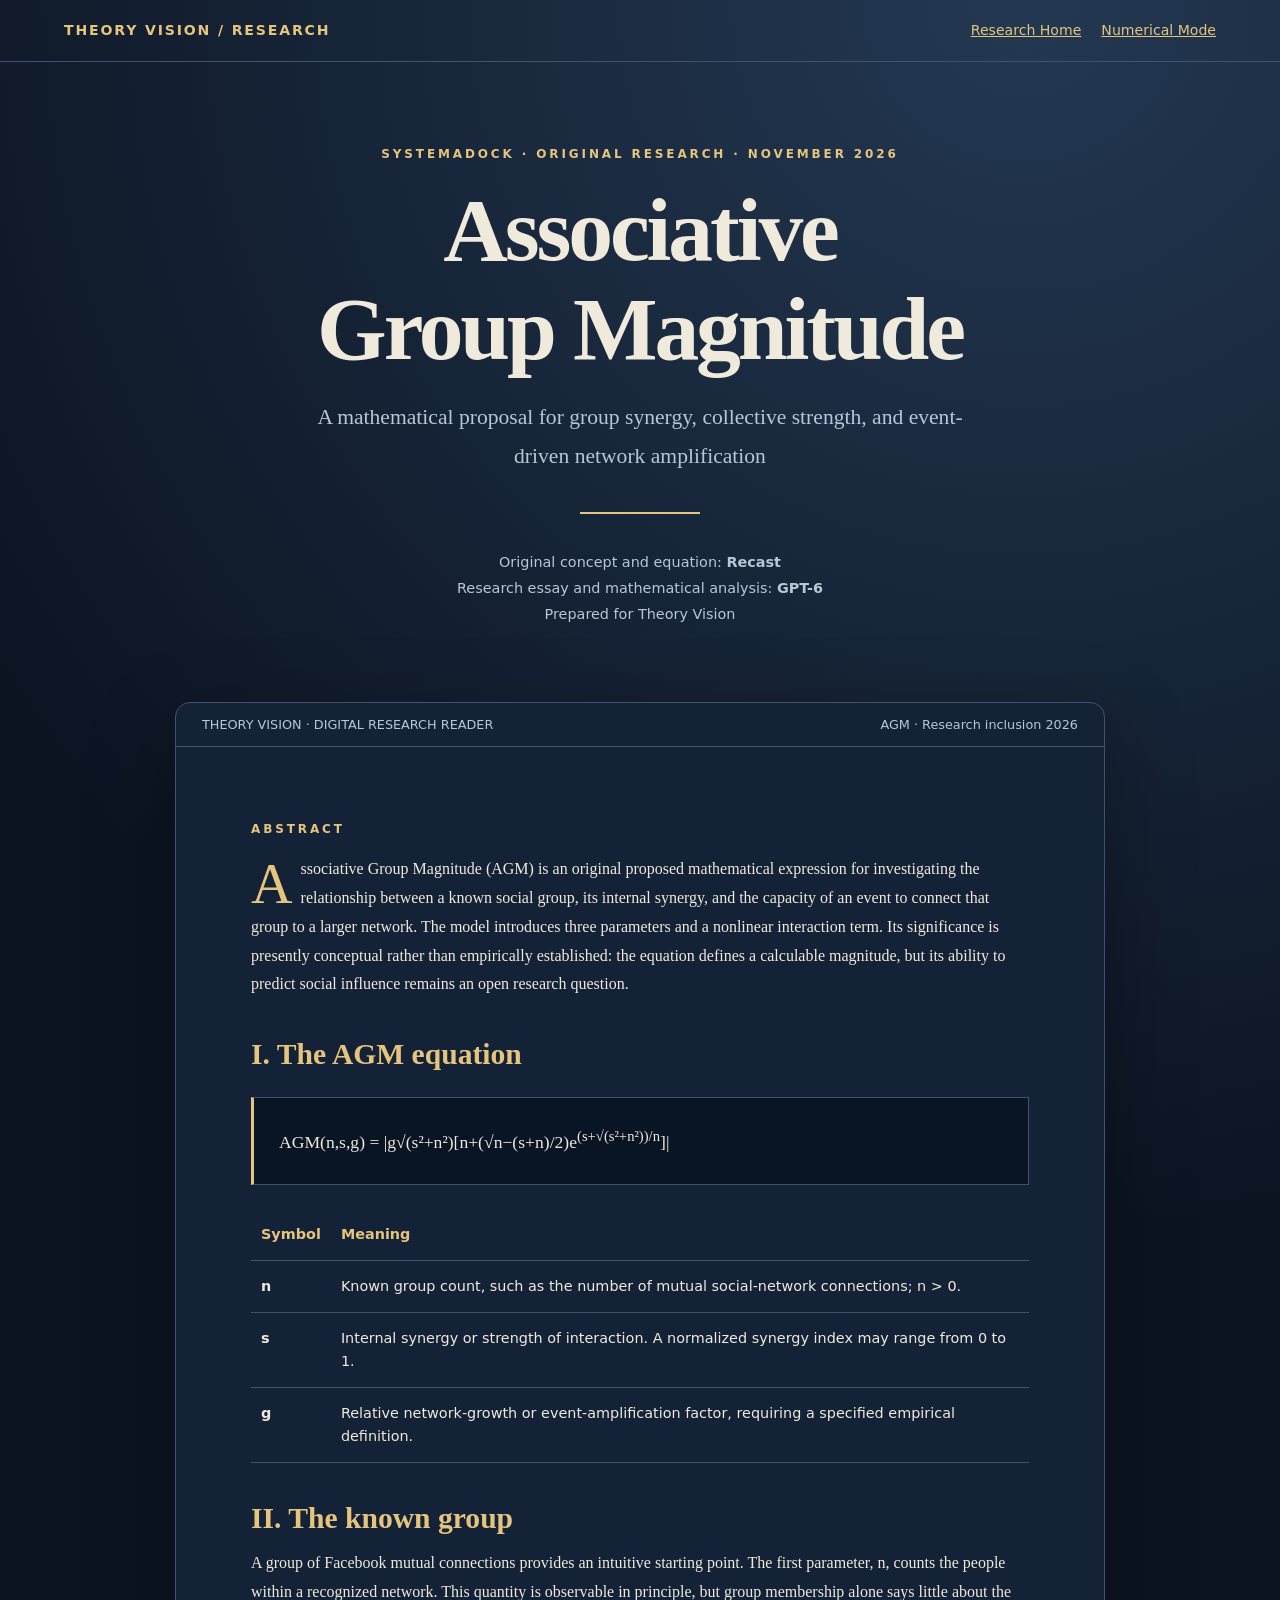
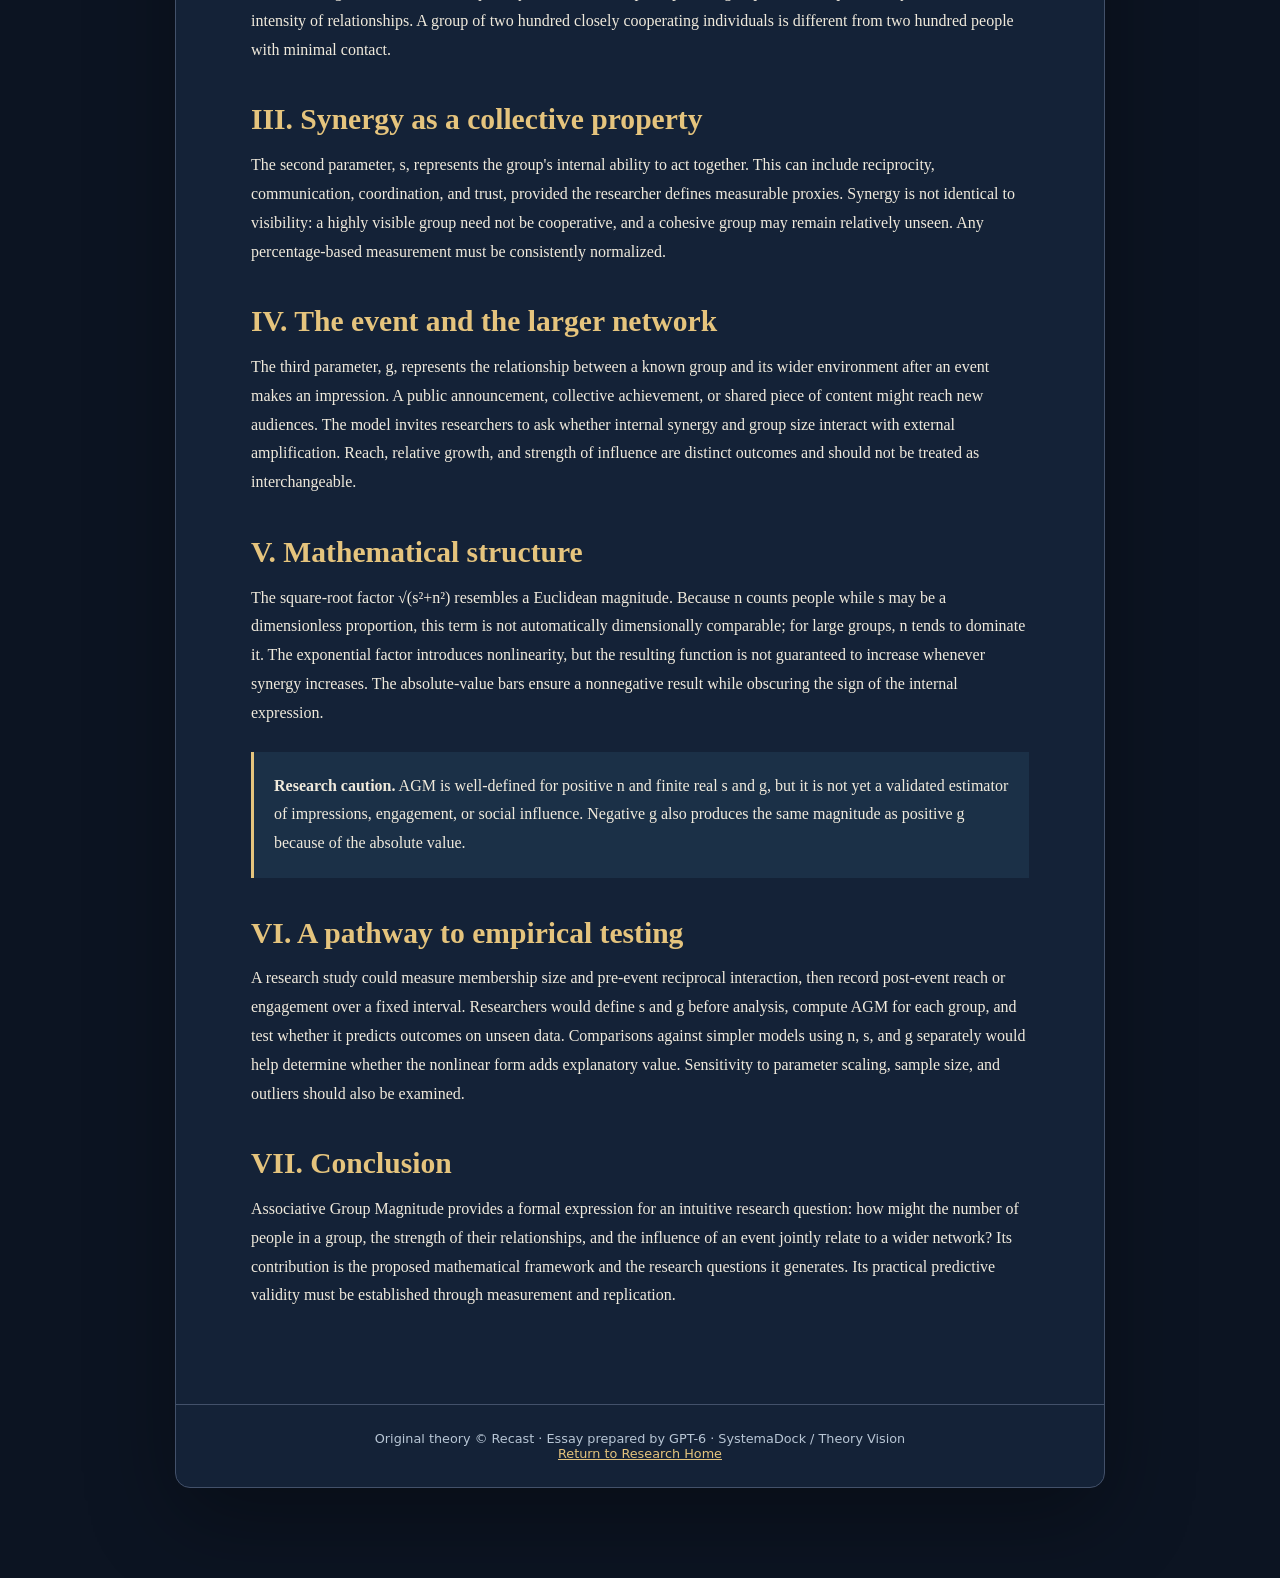
<file: agm-associative-group-magnitude.html>
<!doctype html><html lang="en"><head><meta charset="utf-8"><meta name="viewport" content="width=device-width,initial-scale=1"><meta name="description" content="Associative Group Magnitude: an original mathematical proposal by Recast, written and analyzed with GPT-6 for Theory Vision."><title>AGM | Theory Vision Research Reader</title><style>
:root{color-scheme:dark;--bg:#0c1422;--paper:#142237;--ink:#f0eadc;--muted:#b8c6d5;--gold:#e5c47d;--line:#43516a}*{box-sizing:border-box}html{scroll-behavior:smooth}body{margin:0;background:radial-gradient(circle at 80% 0%,#233852 0,transparent 37%),var(--bg);color:var(--ink);font-family:Georgia,'Times New Roman',serif;line-height:1.8}a{color:var(--gold)}.top{display:flex;justify-content:space-between;align-items:center;padding:18px max(5vw,20px);border-bottom:1px solid var(--line);font-family:system-ui,sans-serif;font-size:.88rem}.brand{font-weight:700;letter-spacing:.13em;text-decoration:none}.top nav{display:flex;gap:20px}.hero{max-width:1040px;margin:auto;padding:85px 24px 55px;text-align:center}.kicker{font:600 .75rem system-ui,sans-serif;letter-spacing:.24em;text-transform:uppercase;color:var(--gold)}h1{font-size:clamp(2.8rem,7vw,5.8rem);line-height:1.1;letter-spacing:-.035em;margin:20px 0}.subtitle{font-size:1.35rem;color:var(--muted);max-width:690px;margin:0 auto 24px}.credit{font: .9rem/1.8 system-ui,sans-serif;color:var(--muted)}.divider{width:120px;height:2px;background:var(--gold);margin:36px auto}.reader{max-width:930px;margin:0 auto 90px;background:var(--paper);border:1px solid var(--line);border-radius:15px;box-shadow:0 30px 90px #0005;overflow:hidden}.readerbar{padding:14px 26px;border-bottom:1px solid var(--line);display:flex;justify-content:space-between;gap:12px;font: .8rem system-ui,sans-serif;color:var(--muted)}article{padding:clamp(24px,6vw,75px)}h2{font-size:1.85rem;line-height:1.25;margin:2.3rem 0 .8rem;color:var(--gold)}p{margin:0 0 1.2rem}.lead:first-letter{float:left;font-size:3.6rem;line-height:1;padding-right:8px;color:var(--gold)}.equation{overflow-x:auto;white-space:nowrap;padding:25px;background:#091424;border:1px solid var(--line);border-left:3px solid var(--gold);font-size:clamp(.85rem,2vw,1.1rem);margin:24px 0}table{width:100%;border-collapse:collapse;font: .9rem/1.6 system-ui,sans-serif}th,td{text-align:left;padding:14px 10px;border-bottom:1px solid var(--line);vertical-align:top}th{color:var(--gold)}.note{padding:20px;border-left:3px solid var(--gold);background:#1b3047;margin:24px 0}.foot{padding:26px;text-align:center;border-top:1px solid var(--line);font:.8rem system-ui,sans-serif;color:var(--muted)}@media(max-width:600px){.top nav{gap:10px}.reader{margin:0 10px 45px}.readerbar{flex-direction:column}table{font-size:.8rem}}</style></head><body>
<header class="top"><a class="brand" href="index.html">THEORY VISION / RESEARCH</a><nav><a href="index.html">Research Home</a><a href="numerical-mode.html">Numerical Mode</a></nav></header>
<section class="hero"><div class="kicker">SystemaDock · Original Research · November 2026</div><h1>Associative<br>Group Magnitude</h1><p class="subtitle">A mathematical proposal for group synergy, collective strength, and event-driven network amplification</p><div class="divider"></div><p class="credit">Original concept and equation: <strong>Recast</strong><br>Research essay and mathematical analysis: <strong>GPT-6</strong><br>Prepared for Theory Vision</p></section>
<div class="reader"><div class="readerbar"><span>THEORY VISION · DIGITAL RESEARCH READER</span><span>AGM · Research inclusion 2026</span></div><article>
<p class="kicker">Abstract</p><p class="lead">Associative Group Magnitude (AGM) is an original proposed mathematical expression for investigating the relationship between a known social group, its internal synergy, and the capacity of an event to connect that group to a larger network. The model introduces three parameters and a nonlinear interaction term. Its significance is presently conceptual rather than empirically established: the equation defines a calculable magnitude, but its ability to predict social influence remains an open research question.</p>
<h2>I. The AGM equation</h2><div class="equation" role="math" aria-label="AGM of n s g equals absolute value of g times square root of s squared plus n squared times bracket n plus square root n minus quantity s plus n over two times exponential of s plus square root s squared plus n squared divided by n">AGM(n,s,g) = |g√(s²+n²)[n+(√n−(s+n)/2)e<sup>(s+√(s²+n²))/n</sup>]|</div>
<table><thead><tr><th>Symbol</th><th>Meaning</th></tr></thead><tbody><tr><td><strong>n</strong></td><td>Known group count, such as the number of mutual social-network connections; n &gt; 0.</td></tr><tr><td><strong>s</strong></td><td>Internal synergy or strength of interaction. A normalized synergy index may range from 0 to 1.</td></tr><tr><td><strong>g</strong></td><td>Relative network-growth or event-amplification factor, requiring a specified empirical definition.</td></tr></tbody></table>
<h2>II. The known group</h2><p>A group of Facebook mutual connections provides an intuitive starting point. The first parameter, n, counts the people within a recognized network. This quantity is observable in principle, but group membership alone says little about the intensity of relationships. A group of two hundred closely cooperating individuals is different from two hundred people with minimal contact.</p>
<h2>III. Synergy as a collective property</h2><p>The second parameter, s, represents the group's internal ability to act together. This can include reciprocity, communication, coordination, and trust, provided the researcher defines measurable proxies. Synergy is not identical to visibility: a highly visible group need not be cooperative, and a cohesive group may remain relatively unseen. Any percentage-based measurement must be consistently normalized.</p>
<h2>IV. The event and the larger network</h2><p>The third parameter, g, represents the relationship between a known group and its wider environment after an event makes an impression. A public announcement, collective achievement, or shared piece of content might reach new audiences. The model invites researchers to ask whether internal synergy and group size interact with external amplification. Reach, relative growth, and strength of influence are distinct outcomes and should not be treated as interchangeable.</p>
<h2>V. Mathematical structure</h2><p>The square-root factor √(s²+n²) resembles a Euclidean magnitude. Because n counts people while s may be a dimensionless proportion, this term is not automatically dimensionally comparable; for large groups, n tends to dominate it. The exponential factor introduces nonlinearity, but the resulting function is not guaranteed to increase whenever synergy increases. The absolute-value bars ensure a nonnegative result while obscuring the sign of the internal expression.</p><div class="note"><strong>Research caution.</strong> AGM is well-defined for positive n and finite real s and g, but it is not yet a validated estimator of impressions, engagement, or social influence. Negative g also produces the same magnitude as positive g because of the absolute value.</div>
<h2>VI. A pathway to empirical testing</h2><p>A research study could measure membership size and pre-event reciprocal interaction, then record post-event reach or engagement over a fixed interval. Researchers would define s and g before analysis, compute AGM for each group, and test whether it predicts outcomes on unseen data. Comparisons against simpler models using n, s, and g separately would help determine whether the nonlinear form adds explanatory value. Sensitivity to parameter scaling, sample size, and outliers should also be examined.</p>
<h2>VII. Conclusion</h2><p>Associative Group Magnitude provides a formal expression for an intuitive research question: how might the number of people in a group, the strength of their relationships, and the influence of an event jointly relate to a wider network? Its contribution is the proposed mathematical framework and the research questions it generates. Its practical predictive validity must be established through measurement and replication.</p>
</article><div class="foot">Original theory © Recast · Essay prepared by GPT-6 · SystemaDock / Theory Vision<br><a href="index.html">Return to Research Home</a></div></div></body></html>
</file>
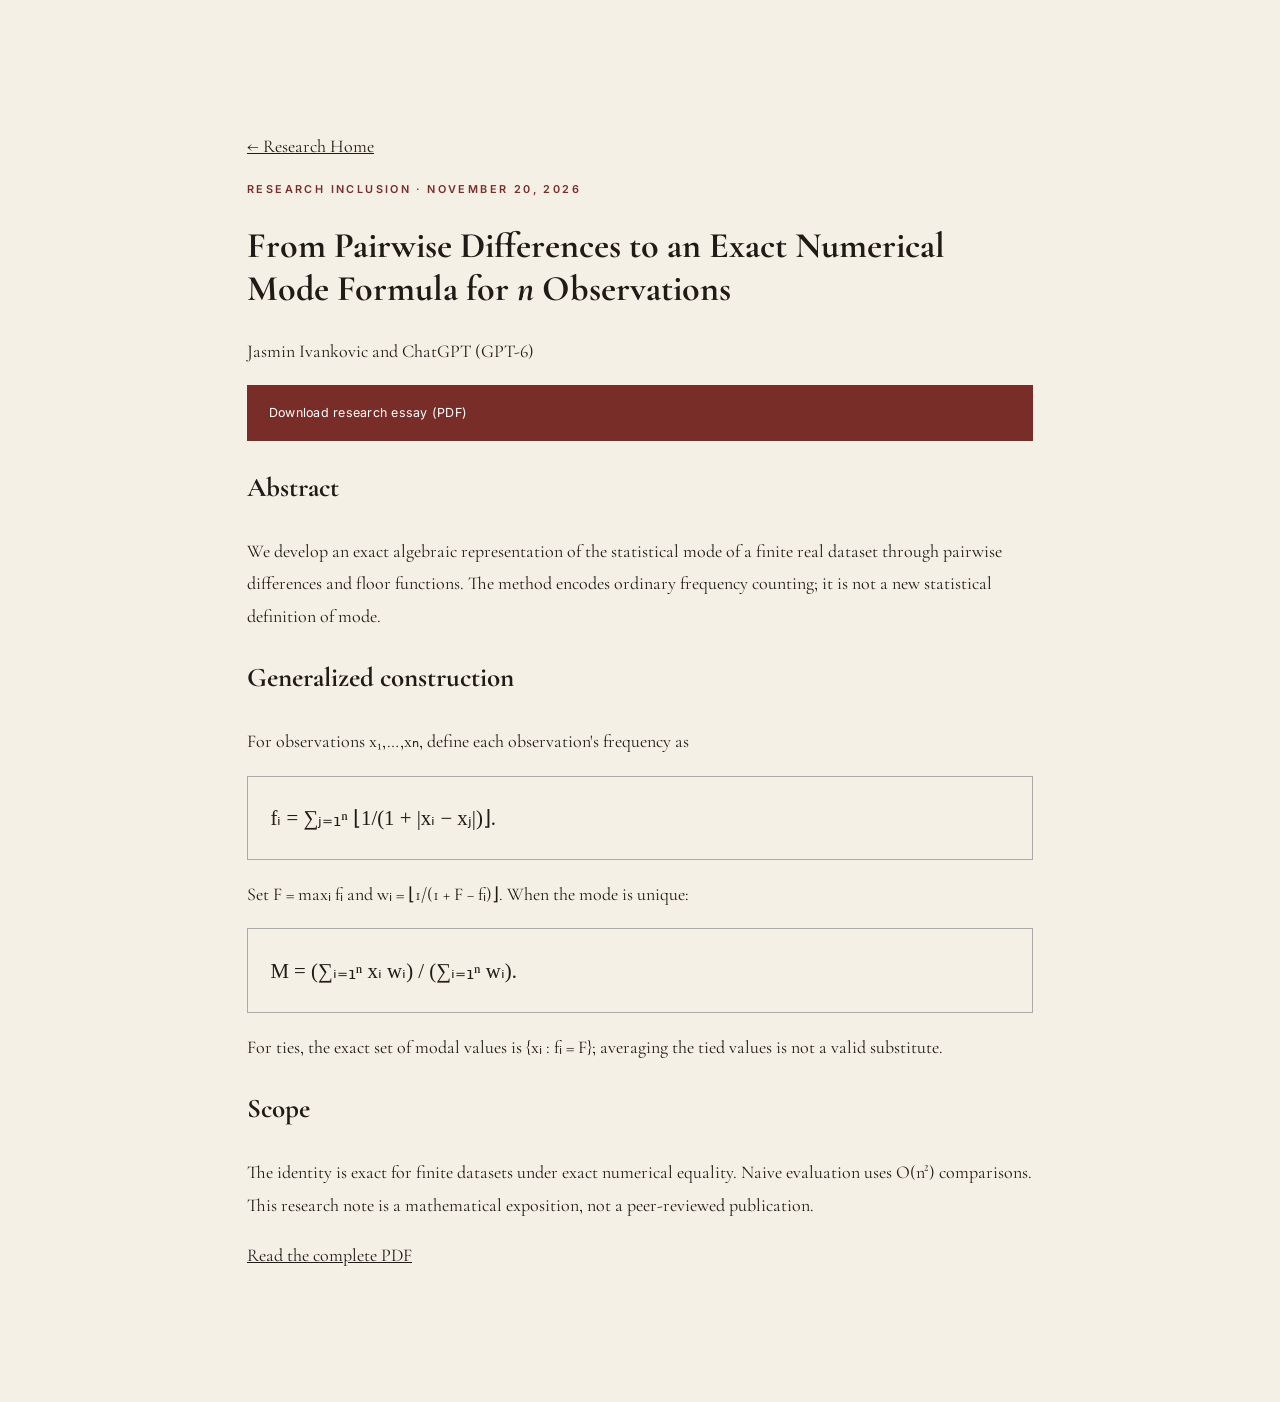
<file: numerical-mode.html>
<!doctype html><html lang="en"><head><meta charset="utf-8"><meta name="viewport" content="width=device-width,initial-scale=1"><title>Numerical Mode for n Observations | Research Home</title><link rel="stylesheet" href="styles.css"><style>main{max-width:850px;margin:5rem auto;padding:2rem;line-height:1.8}h1{line-height:1.2}.formula{overflow-x:auto;padding:1.4rem;border:1px solid #aaa;font-family:serif;font-size:1.3rem}a{color:inherit}</style></head><body><main><p><a href="index.html">← Research Home</a></p><p class="eyebrow">Research inclusion · November 20, 2026</p><h1>From Pairwise Differences to an Exact Numerical Mode Formula for <em>n</em> Observations</h1><p>Jasmin Ivankovic and ChatGPT (GPT-6)</p><p><a class="button primary" href="Numerical-Mode-n-Observations.pdf" download>Download research essay (PDF)</a></p><h2>Abstract</h2><p>We develop an exact algebraic representation of the statistical mode of a finite real dataset through pairwise differences and floor functions. The method encodes ordinary frequency counting; it is not a new statistical definition of mode.</p><h2>Generalized construction</h2><p>For observations x₁,…,xₙ, define each observation's frequency as</p><div class="formula">fᵢ = ∑ⱼ₌₁ⁿ ⌊1/(1 + |xᵢ − xⱼ|)⌋.</div><p>Set F = maxᵢ fᵢ and wᵢ = ⌊1/(1 + F − fᵢ)⌋. When the mode is unique:</p><div class="formula">M = (∑ᵢ₌₁ⁿ xᵢ wᵢ) / (∑ᵢ₌₁ⁿ wᵢ).</div><p>For ties, the exact set of modal values is {xᵢ : fᵢ = F}; averaging the tied values is not a valid substitute.</p><h2>Scope</h2><p>The identity is exact for finite datasets under exact numerical equality. Naive evaluation uses O(n²) comparisons. This research note is a mathematical exposition, not a peer-reviewed publication.</p><p><a href="Numerical-Mode-n-Observations.pdf">Read the complete PDF</a></p></main></body></html>
</file>
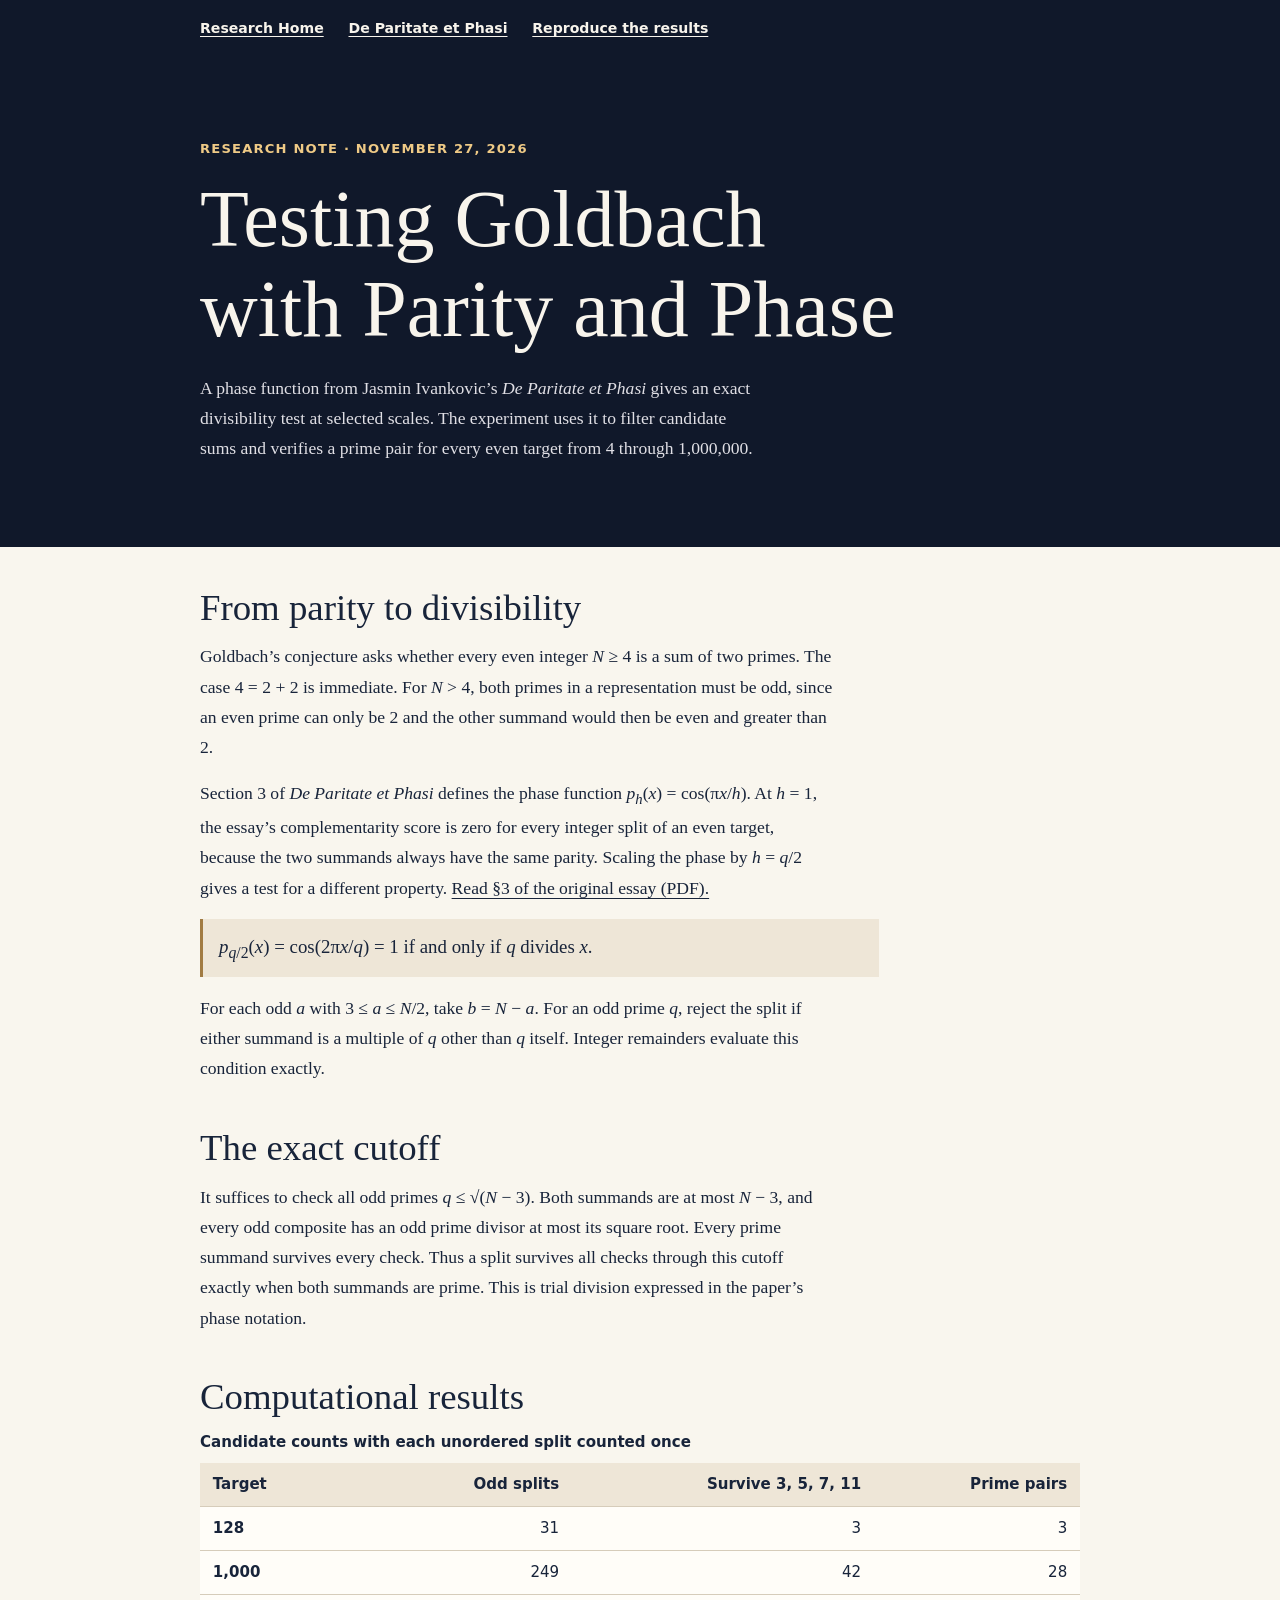
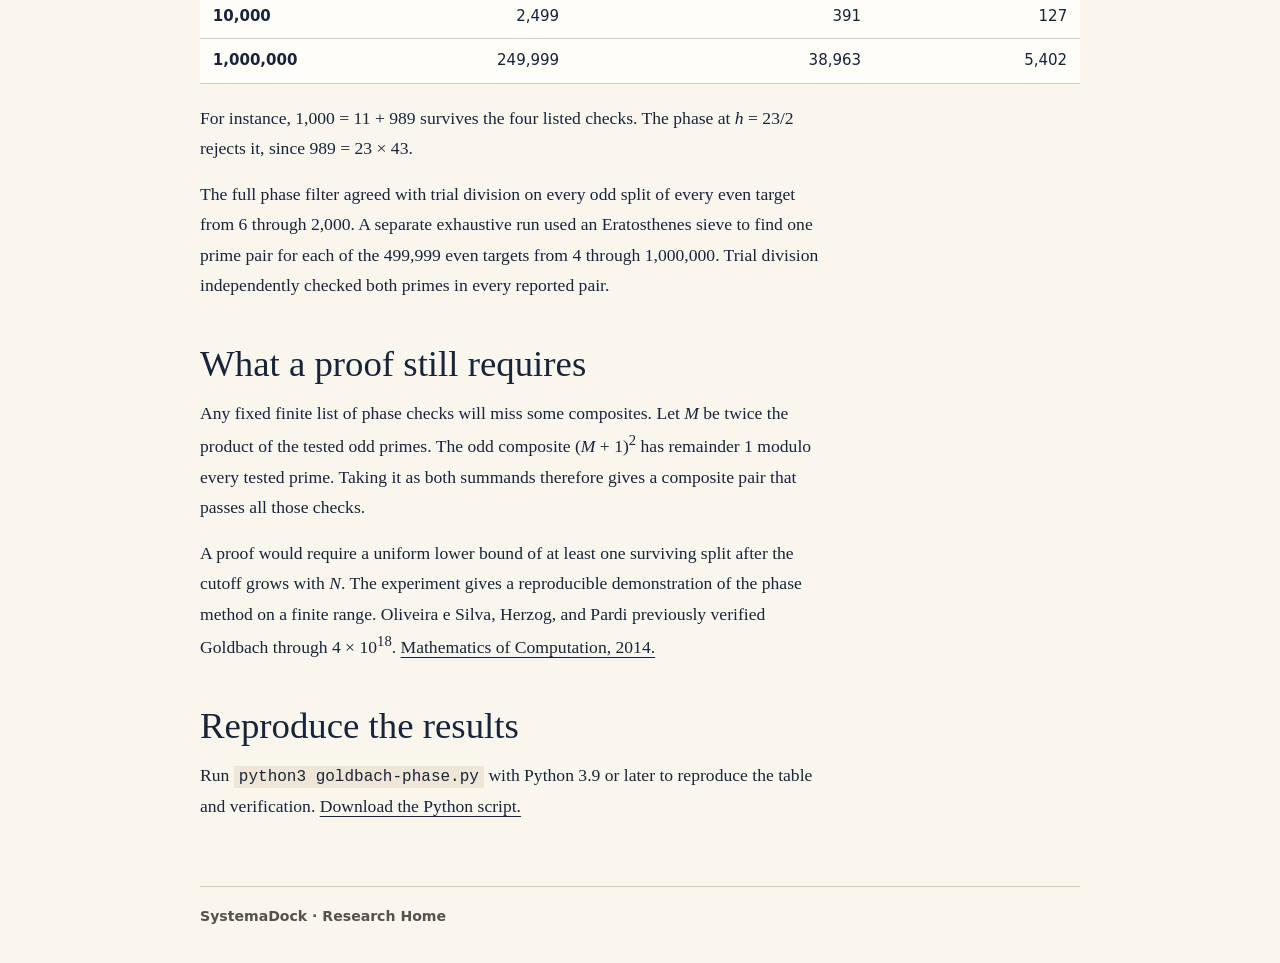
<file: home/goldbach-phase.html>
<!doctype html>
<html lang="en">
<head>
  <meta charset="utf-8">
  <meta name="viewport" content="width=device-width, initial-scale=1">
  <meta name="theme-color" content="#10182a">
  <meta name="description" content="A reproducible test of Goldbach’s conjecture using a phase function from De Paritate et Phasi, with prime pairs verified through one million.">
  <title>Testing Goldbach with Parity and Phase · Research Home</title>
  <style>
    :root {color-scheme:light;--navy:#10182a;--paper:#f9f6ee;--ink:#18243a;--muted:#56514b;--line:#d6ccba;--gold:#efca86}
    * {box-sizing:border-box}
    body {margin:0;background:var(--paper);color:var(--ink);font:1.1rem/1.72 Georgia,serif}
    a {color:inherit;text-underline-offset:.2em}
    a:focus-visible,[tabindex]:focus-visible {outline:2px solid currentColor;outline-offset:4px}
    .wrap {width:min(100% - 2.25rem,55rem);margin-inline:auto}
    header {background:var(--navy);color:#f8f4ec}
    nav {display:flex;flex-wrap:wrap;gap:.45rem 1.55rem;padding:1.1rem 0;font:600 .88rem/1.5 system-ui,sans-serif}
    .hero {padding:clamp(2.5rem,7vw,5.2rem) 0}
    .byline {color:var(--gold);font:650 .82rem/1.5 system-ui,sans-serif;letter-spacing:.09em;text-transform:uppercase}
    h1,h2 {font-weight:400;line-height:1.12;text-wrap:balance}
    h1 {font-size:clamp(2.65rem,7vw,5rem);margin:.55rem 0 1.15rem}
    h2 {font-size:clamp(1.7rem,4vw,2.3rem);margin:0 0 .85rem}
    p {max-width:72ch;margin:0 0 1rem}
    .hero p:last-child {color:#e0dfe5;max-width:64ch;margin-bottom:0}
    main {padding:2.5rem 0 3rem}
    section + section {margin-top:2.7rem}
    .equation {padding:.72rem 1rem;border-inline-start:3px solid #a17b42;background:#eee6d7;font-size:1.18rem;overflow-wrap:anywhere}
    .table-scroll {overflow-x:auto;margin:0 0 1.2rem}
    table {width:100%;border-collapse:collapse;background:#fffdf8;font:400 .94rem/1.55 system-ui,sans-serif;font-variant-numeric:tabular-nums}
    caption {text-align:left;padding:0 0 .55rem;font-weight:600}
    th,td {padding:.62rem .8rem;border-bottom:1px solid var(--line);text-align:right}
    th {font-weight:600}
    th:first-child {text-align:left}
    thead {background:#eee6d7}
    code {padding:.12rem .32rem;background:#eee6d7;font-size:.91em;overflow-wrap:anywhere}
    footer {padding:1.2rem 0 2.3rem;border-top:1px solid var(--line);color:var(--muted);font:600 .88rem/1.5 system-ui,sans-serif}
    @media (max-width:32rem) {th,td {padding:.46rem .38rem} table {font-size:.78rem}}
  </style>
</head>
<body>
  <header>
    <div class="wrap">
      <nav aria-label="Research navigation">
        <a href="./#research-essays">Research Home</a>
        <a href="../">De Paritate et Phasi</a>
        <a href="#reproduce">Reproduce the results</a>
      </nav>
      <div class="hero">
        <p class="byline">Research note · <time datetime="2026-11-27">November 27, 2026</time></p>
        <h1>Testing Goldbach with Parity and Phase</h1>
        <p>A phase function from Jasmin Ivankovic’s <cite>De Paritate et Phasi</cite> gives an exact divisibility test at selected scales. The experiment uses it to filter candidate sums and verifies a prime pair for every even target from 4 through 1,000,000.</p>
      </div>
    </div>
  </header>

  <main class="wrap">
    <section aria-labelledby="phase">
      <h2 id="phase">From parity to divisibility</h2>
      <p>Goldbach’s conjecture asks whether every even integer <var>N</var> ≥ 4 is a sum of two primes. The case 4 = 2 + 2 is immediate. For <var>N</var> &gt; 4, both primes in a representation must be odd, since an even prime can only be 2 and the other summand would then be even and greater than 2.</p>
      <p>Section 3 of <cite>De Paritate et Phasi</cite> defines the phase function <var>p</var><sub><var>h</var></sub>(<var>x</var>) = cos(π<var>x</var>/<var>h</var>). At <var>h</var> = 1, the essay’s complementarity score is zero for every integer split of an even target, because the two summands always have the same parity. Scaling the phase by <var>h</var> = <var>q</var>/2 gives a test for a different property. <a href="../De-Paritate-et-Phasi.pdf#page=9">Read §3 of the original essay (PDF).</a></p>
      <p class="equation"><var>p</var><sub><var>q</var>/2</sub>(<var>x</var>) = cos(2π<var>x</var>/<var>q</var>) = 1 if and only if <var>q</var> divides <var>x</var>.</p>
      <p>For each odd <var>a</var> with 3 ≤ <var>a</var> ≤ <var>N</var>/2, take <var>b</var> = <var>N</var> − <var>a</var>. For an odd prime <var>q</var>, reject the split if either summand is a multiple of <var>q</var> other than <var>q</var> itself. Integer remainders evaluate this condition exactly.</p>
    </section>

    <section aria-labelledby="cutoff">
      <h2 id="cutoff">The exact cutoff</h2>
      <p>It suffices to check all odd primes <var>q</var> ≤ √(<var>N</var> − 3). Both summands are at most <var>N</var> − 3, and every odd composite has an odd prime divisor at most its square root. Every prime summand survives every check. Thus a split survives all checks through this cutoff exactly when both summands are prime. This is trial division expressed in the paper’s phase notation.</p>
    </section>

    <section aria-labelledby="experiment">
      <h2 id="experiment">Computational results</h2>
      <div class="table-scroll" role="region" aria-label="Phase filter results" tabindex="0">
        <table>
          <caption>Candidate counts with each unordered split counted once</caption>
          <thead>
            <tr><th scope="col">Target</th><th scope="col">Odd splits</th><th scope="col">Survive 3, 5, 7, 11</th><th scope="col">Prime pairs</th></tr>
          </thead>
          <tbody>
            <tr><th scope="row">128</th><td>31</td><td>3</td><td>3</td></tr>
            <tr><th scope="row">1,000</th><td>249</td><td>42</td><td>28</td></tr>
            <tr><th scope="row">10,000</th><td>2,499</td><td>391</td><td>127</td></tr>
            <tr><th scope="row">1,000,000</th><td>249,999</td><td>38,963</td><td>5,402</td></tr>
          </tbody>
        </table>
      </div>
      <p>For instance, 1,000 = 11 + 989 survives the four listed checks. The phase at <var>h</var> = 23/2 rejects it, since 989 = 23 × 43.</p>
      <p>The full phase filter agreed with trial division on every odd split of every even target from 6 through 2,000. A separate exhaustive run used an Eratosthenes sieve to find one prime pair for each of the 499,999 even targets from 4 through 1,000,000. Trial division independently checked both primes in every reported pair.</p>
    </section>

    <section aria-labelledby="proof">
      <h2 id="proof">What a proof still requires</h2>
      <p>Any fixed finite list of phase checks will miss some composites. Let <var>M</var> be twice the product of the tested odd primes. The odd composite (<var>M</var> + 1)<sup>2</sup> has remainder 1 modulo every tested prime. Taking it as both summands therefore gives a composite pair that passes all those checks.</p>
      <p>A proof would require a uniform lower bound of at least one surviving split after the cutoff grows with <var>N</var>. The experiment gives a reproducible demonstration of the phase method on a finite range. Oliveira e Silva, Herzog, and Pardi previously verified Goldbach through 4 × 10<sup>18</sup>. <a href="https://doi.org/10.1090/S0025-5718-2013-02787-1">Mathematics of Computation, 2014.</a></p>
    </section>

    <section aria-labelledby="reproduce">
      <h2 id="reproduce">Reproduce the results</h2>
      <p>Run <code>python3 goldbach-phase.py</code> with Python 3.9 or later to reproduce the table and verification. <a href="goldbach-phase.py" download>Download the Python script.</a></p>
    </section>
  </main>
  <footer class="wrap">SystemaDock · Research Home</footer>
</body>
</html>
</file>
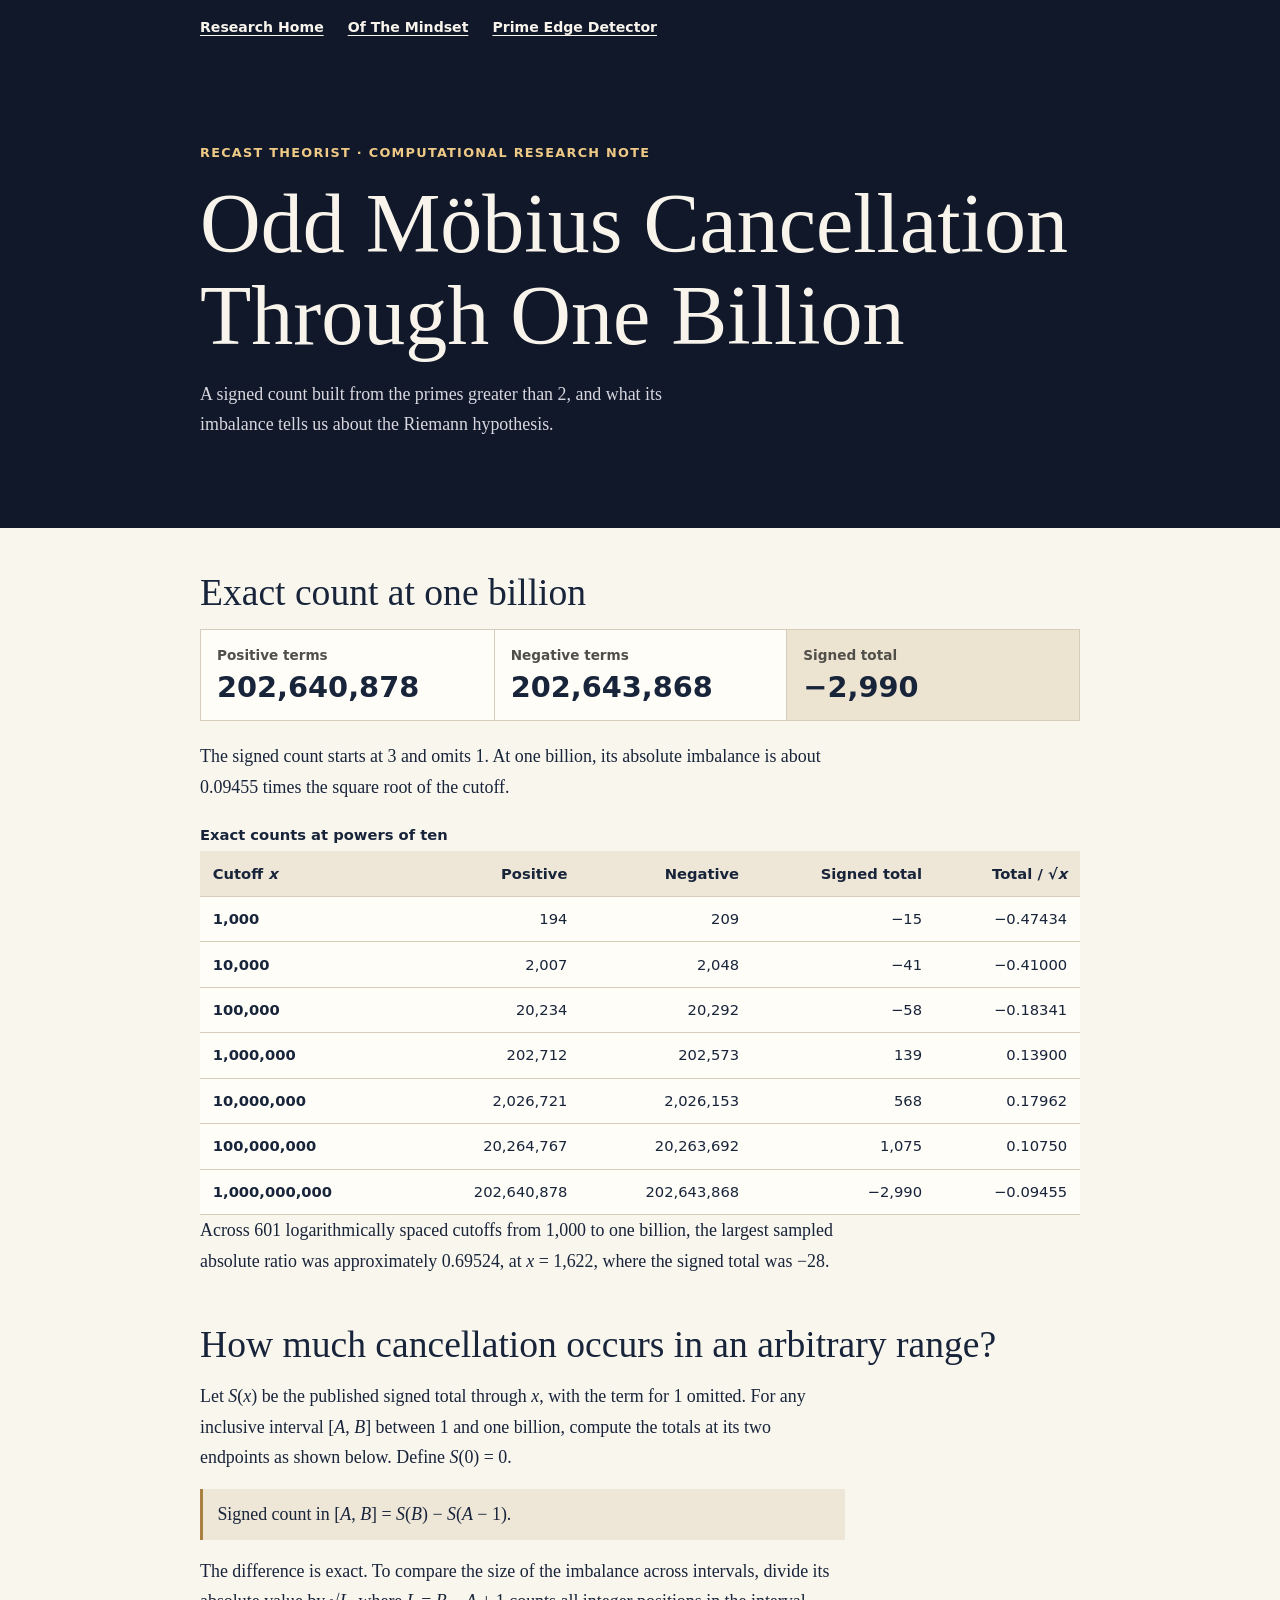
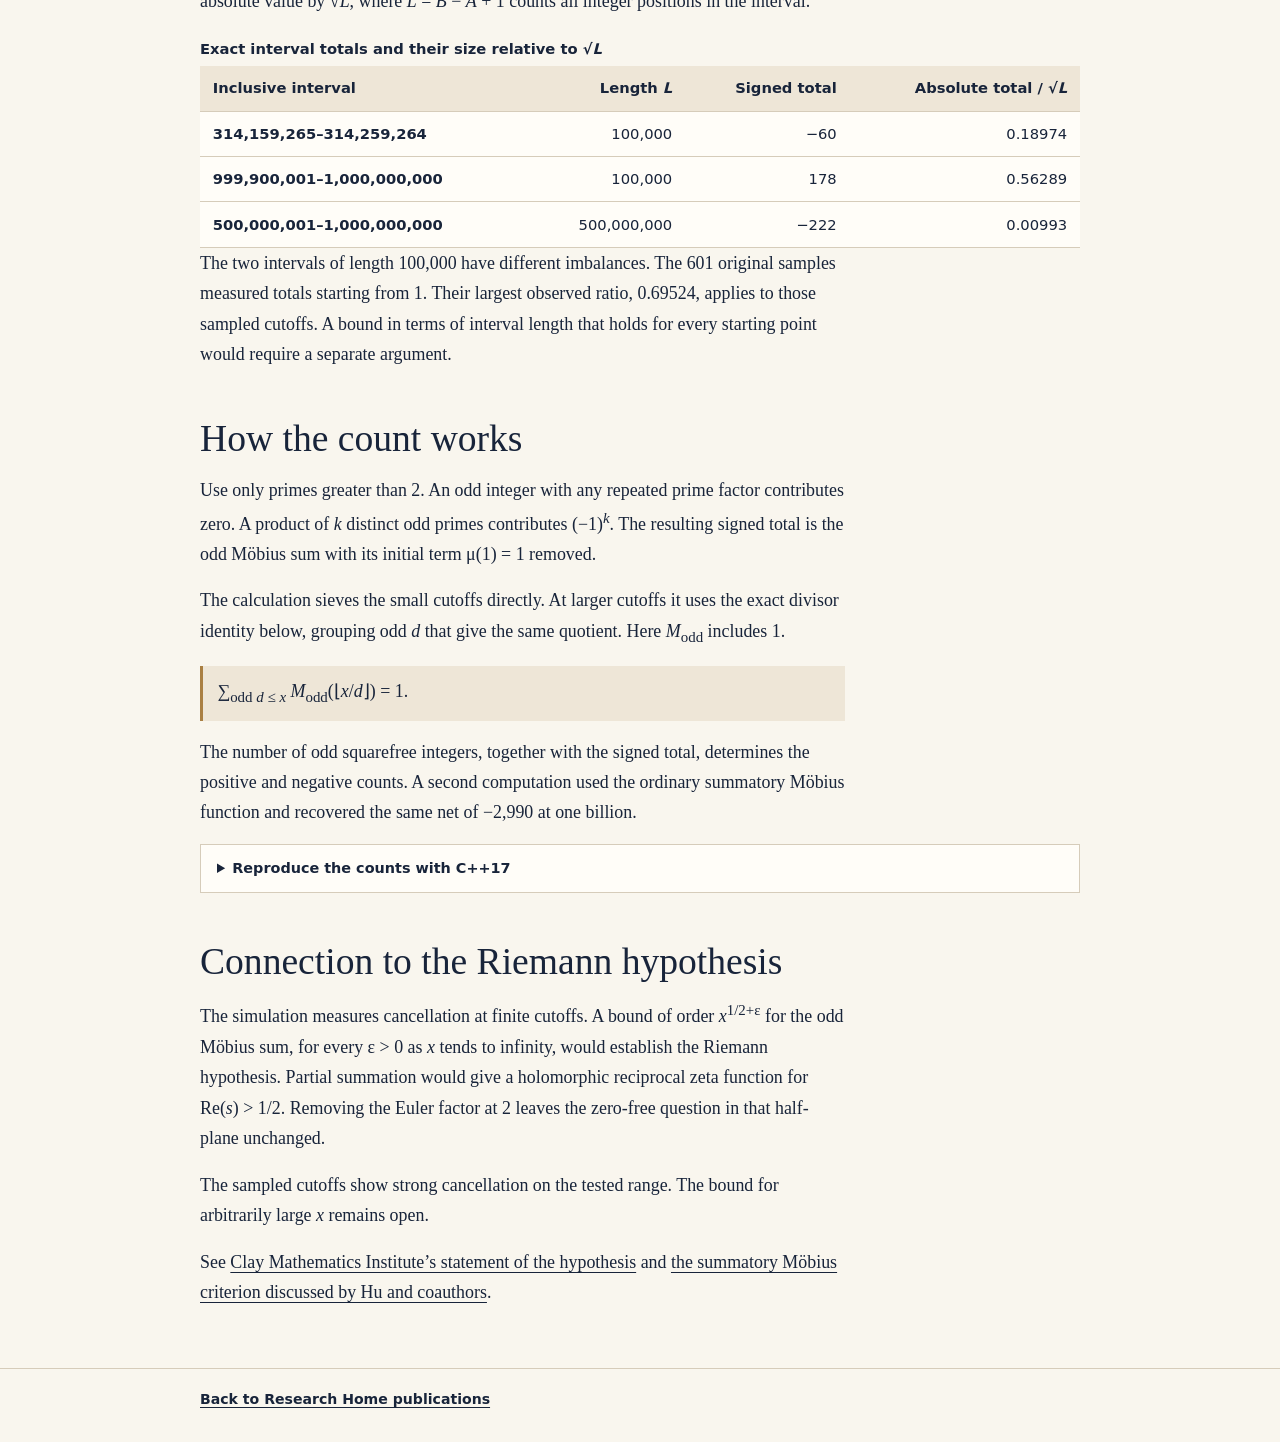
<file: home/odd-mobius-through-one-billion.html>
<!doctype html>
<html lang="en">
<head>
  <meta charset="utf-8">
  <meta name="viewport" content="width=device-width, initial-scale=1">
  <meta name="theme-color" content="#10182a">
  <meta name="description" content="Recast Theorist’s exact count of odd Möbius weights through one billion and its connection to the Riemann hypothesis.">
  <title>Odd Möbius Cancellation Through One Billion · Research Home</title>
  <style>
    :root {color-scheme:light;--navy:#10182a;--paper:#f9f6ee;--ink:#18243a;--muted:#514f4a;--line:#d6ccba;--gold:#efca86}
    * {box-sizing:border-box}
    body {margin:0;background:var(--paper);color:var(--ink);font:1.12rem/1.7 Georgia,serif}
    a {color:inherit;text-underline-offset:.23em}
    a:focus-visible,summary:focus-visible {outline:2px solid currentColor;outline-offset:4px}
    .wrap {width:min(100% - 2.25rem,55rem);margin-inline:auto}
    header {background:var(--navy);color:#f8f4ec}
    nav {display:flex;gap:.35rem 1.5rem;flex-wrap:wrap;padding:1.05rem 0;font:600 .88rem/1.5 system-ui,sans-serif}
    .hero {padding:clamp(2.4rem,7vw,5.5rem) 0}
    .byline {color:var(--gold);font:650 .8rem/1.5 system-ui,sans-serif;letter-spacing:.10em;text-transform:uppercase}
    h1,h2 {font-weight:400;line-height:1.1;text-wrap:balance}
    h1 {font-size:clamp(2.55rem,7vw,5.25rem);margin:.65rem 0 1rem}
    h2 {font-size:clamp(1.65rem,4vw,2.35rem);margin:0 0 1rem}
    p {max-width:72ch;margin:0 0 1rem}
    .hero p:last-child {color:#d8d7df;max-width:58ch;margin-bottom:0}
    main {padding:2.75rem 0}
    section + section {margin-top:3rem}
    .result {display:grid;grid-template-columns:repeat(3,minmax(0,1fr));border:1px solid var(--line);margin:0 0 1.25rem;background:#fffdf8}
    .result div {padding:1rem}
    .result div + div {border-left:1px solid var(--line)}
    .result dt {font:600 .85rem/1.4 system-ui,sans-serif;color:var(--muted)}
    .result dd {margin:.3rem 0 0;font:600 clamp(1rem,3.3vw,1.8rem)/1.2 system-ui,sans-serif;font-variant-numeric:tabular-nums}
    .result div:last-child {background:#ece3d0}
    .table-scroll {overflow-x:auto}
    table {width:100%;border-collapse:collapse;background:#fffdf8;font:400 .92rem/1.5 system-ui,sans-serif;font-variant-numeric:tabular-nums}
    caption {text-align:left;padding:.35rem 0;font-weight:650}
    th,td {padding:.7rem .8rem;border-bottom:1px solid var(--line);text-align:right;white-space:nowrap}
    th {font-weight:600}
    th:first-child {text-align:left}
    thead {background:#eee6d7}
    .equation {border-inline-start:3px solid #a97f42;padding:.65rem .9rem;background:#eee6d7;overflow-wrap:anywhere}
    details {border:1px solid var(--line);background:#fffdf8}
    summary {cursor:pointer;padding:.8rem 1rem;font:600 .9rem/1.5 system-ui,sans-serif}
    pre {margin:0;padding:1rem;overflow:auto;max-height:33rem;background:var(--navy);color:#e8edf9;font-size:.88rem;line-height:1.6}
    footer {padding:1.25rem 0 2rem;border-top:1px solid var(--line);font:600 .88rem/1.5 system-ui,sans-serif}
    @media(max-width:32rem) {.result {grid-template-columns:1fr}.result div + div {border-left:0;border-top:1px solid var(--line)}}
  </style>
</head>
<body>
  <header>
    <div class="wrap">
      <nav aria-label="Research navigation">
        <a href="./">Research Home</a>
        <a href="of-the-mindset.html">Of The Mindset</a>
        <a href="https://recast-theorist-prime-edge.recast.chatgpt.site/#laboratory">Prime Edge Detector</a>
      </nav>
      <div class="hero">
        <p class="byline">Recast Theorist · Computational research note</p>
        <h1>Odd Möbius Cancellation Through One Billion</h1>
        <p>A signed count built from the primes greater than 2, and what its imbalance tells us about the Riemann hypothesis.</p>
      </div>
    </div>
  </header>

  <main class="wrap">
    <section aria-labelledby="results">
      <h2 id="results">Exact count at one billion</h2>
      <dl class="result">
        <div><dt>Positive terms</dt><dd>202,640,878</dd></div>
        <div><dt>Negative terms</dt><dd>202,643,868</dd></div>
        <div><dt>Signed total</dt><dd>−2,990</dd></div>
      </dl>
      <p>The signed count starts at 3 and omits 1. At one billion, its absolute imbalance is about 0.09455 times the square root of the cutoff.</p>
      <div class="table-scroll" tabindex="0" role="region" aria-label="Results by cutoff">
        <table>
          <caption>Exact counts at powers of ten</caption>
          <thead><tr><th scope="col">Cutoff <var>x</var></th><th scope="col">Positive</th><th scope="col">Negative</th><th scope="col">Signed total</th><th scope="col">Total / √<var>x</var></th></tr></thead>
          <tbody>
            <tr><th scope="row">1,000</th><td>194</td><td>209</td><td>−15</td><td>−0.47434</td></tr>
            <tr><th scope="row">10,000</th><td>2,007</td><td>2,048</td><td>−41</td><td>−0.41000</td></tr>
            <tr><th scope="row">100,000</th><td>20,234</td><td>20,292</td><td>−58</td><td>−0.18341</td></tr>
            <tr><th scope="row">1,000,000</th><td>202,712</td><td>202,573</td><td>139</td><td>0.13900</td></tr>
            <tr><th scope="row">10,000,000</th><td>2,026,721</td><td>2,026,153</td><td>568</td><td>0.17962</td></tr>
            <tr><th scope="row">100,000,000</th><td>20,264,767</td><td>20,263,692</td><td>1,075</td><td>0.10750</td></tr>
            <tr><th scope="row">1,000,000,000</th><td>202,640,878</td><td>202,643,868</td><td>−2,990</td><td>−0.09455</td></tr>
          </tbody>
        </table>
      </div>
      <p>Across 601 logarithmically spaced cutoffs from 1,000 to one billion, the largest sampled absolute ratio was approximately 0.69524, at <var>x</var> = 1,622, where the signed total was −28.</p>
    </section>

    <section aria-labelledby="arbitrary-range">
      <h2 id="arbitrary-range">How much cancellation occurs in an arbitrary range?</h2>
      <p>Let <var>S</var>(<var>x</var>) be the published signed total through <var>x</var>, with the term for 1 omitted. For any inclusive interval [<var>A</var>, <var>B</var>] between 1 and one billion, compute the totals at its two endpoints as shown below. Define <var>S</var>(0) = 0.</p>
      <p class="equation">Signed count in [<var>A</var>, <var>B</var>] = <var>S</var>(<var>B</var>) − <var>S</var>(<var>A</var> − 1).</p>
      <p>The difference is exact. To compare the size of the imbalance across intervals, divide its absolute value by √<var>L</var>, where <var>L</var> = <var>B</var> − <var>A</var> + 1 counts all integer positions in the interval.</p>
      <div class="table-scroll" tabindex="0" role="region" aria-label="Examples for arbitrary intervals">
        <table>
          <caption>Exact interval totals and their size relative to √<var>L</var></caption>
          <thead><tr><th scope="col">Inclusive interval</th><th scope="col">Length <var>L</var></th><th scope="col">Signed total</th><th scope="col">Absolute total / √<var>L</var></th></tr></thead>
          <tbody>
            <tr><th scope="row">314,159,265–314,259,264</th><td>100,000</td><td>−60</td><td>0.18974</td></tr>
            <tr><th scope="row">999,900,001–1,000,000,000</th><td>100,000</td><td>178</td><td>0.56289</td></tr>
            <tr><th scope="row">500,000,001–1,000,000,000</th><td>500,000,000</td><td>−222</td><td>0.00993</td></tr>
          </tbody>
        </table>
      </div>
      <p>The two intervals of length 100,000 have different imbalances. The 601 original samples measured totals starting from 1. Their largest observed ratio, 0.69524, applies to those sampled cutoffs. A bound in terms of interval length that holds for every starting point would require a separate argument.</p>
    </section>

    <section aria-labelledby="method">
      <h2 id="method">How the count works</h2>
      <p>Use only primes greater than 2. An odd integer with any repeated prime factor contributes zero. A product of <var>k</var> distinct odd primes contributes (−1)<sup><var>k</var></sup>. The resulting signed total is the odd Möbius sum with its initial term μ(1) = 1 removed.</p>
      <p>The calculation sieves the small cutoffs directly. At larger cutoffs it uses the exact divisor identity below, grouping odd <var>d</var> that give the same quotient. Here <var>M</var><sub>odd</sub> includes 1.</p>
      <p class="equation">∑<sub>odd <var>d</var> ≤ <var>x</var></sub> <var>M</var><sub>odd</sub>(⌊<var>x</var>/<var>d</var>⌋) = 1.</p>
      <p>The number of odd squarefree integers, together with the signed total, determines the positive and negative counts. A second computation used the ordinary summatory Möbius function and recovered the same net of −2,990 at one billion.</p>
      <details>
        <summary>Reproduce the counts with C++17</summary>
        <pre><code>#include &lt;cmath&gt;
#include &lt;cstdint&gt;
#include &lt;cstdlib&gt;
#include &lt;iomanip&gt;
#include &lt;iostream&gt;
#include &lt;set&gt;
#include &lt;unordered_map&gt;
#include &lt;vector&gt;

class OddMobius {
  static constexpr int limit = 5'000'000;
  std::vector&lt;int8_t&gt; mu = std::vector&lt;int8_t&gt;(limit + 1);
  std::vector&lt;int&gt; prefix = std::vector&lt;int&gt;(limit + 1);
  std::unordered_map&lt;int64_t, int64_t&gt; cache;

public:
  OddMobius() {
    std::vector&lt;int&gt; least(limit + 1), primes;
    mu[1] = 1;
    for (int n = 2; n &lt;= limit; ++n) {
      if (least[n] == 0) {
        least[n] = n;
        primes.push_back(n);
        mu[n] = -1;
      }
      for (int p : primes) {
        if (p &gt; limit / n) break;
        least[n * p] = p;
        if (p == least[n]) break;
        mu[n * p] = -mu[n];
      }
      prefix[n] = prefix[n - 1] + (n % 2 ? mu[n] : 0);
    }
    for (auto &amp;count : prefix) ++count;
    prefix[0] = 0;
  }

  int64_t sum(int64_t x) {
    if (x &lt;= limit) return prefix[x];
    if (auto it = cache.find(x); it != cache.end()) return it-&gt;second;
    // Summing M_odd(floor(x/d)) over odd d gives 1 by Möbius inversion.
    int64_t total = 1;
    for (int64_t first = 3; first &lt;= x;) {
      const auto q = x / first;
      const auto last = x / q;
      const auto odds = (last + 1) / 2 - first / 2;
      total -= odds * sum(q);
      first = ((last + 1) | 1);
    }
    return cache.emplace(x, total).first-&gt;second;
  }

  int64_t nonzero(int64_t x) const {
    int64_t total = 0;
    for (int64_t d = 1; d * d &lt;= x; d += 2) total += mu[d] * ((x / (d * d) + 1) / 2);
    return total;
  }

  void verify() {
    for (int n : {1, 3, 9, 15, 90, 1001, 12345}) {
      int64_t expected = 0;
      for (int m = 1; m &lt;= n; m += 2) {
        int remainder = m;
        int sign = 1;
        for (int p = 3; p * p &lt;= remainder; p += 2) {
          if (remainder % p) continue;
          remainder /= p;
          sign = -sign;
          if (remainder % p == 0) {
            sign = 0;
            break;
          }
        }
        if (remainder &gt; 1) sign = -sign;
        expected += sign;
      }
      if (sum(n) != expected) std::exit(1);
    }
  }
};

int main() {
  OddMobius mobius;
  mobius.verify();
  std::cout &lt;&lt; std::fixed &lt;&lt; std::setprecision(7);
  for (int64_t x = 1000; x &lt;= 1'000'000'000; x *= 10) {
    const auto signed_count = mobius.sum(x);
    const auto nonzero = mobius.nonzero(x);
    const auto positive = (nonzero + signed_count) / 2 - 1;
    const auto negative = (nonzero - signed_count) / 2;
    std::cout &lt;&lt; x &lt;&lt; ' ' &lt;&lt; positive &lt;&lt; ' ' &lt;&lt; negative &lt;&lt; ' '
              &lt;&lt; signed_count - 1 &lt;&lt; ' ' &lt;&lt; (signed_count - 1) / std::sqrt(x) &lt;&lt; '\n';
  }
  std::set&lt;int64_t&gt; checkpoints;
  for (int i = 0; i &lt;= 600; ++i) checkpoints.insert(std::llround(std::pow(10.0, 3 + i / 100.0)));
  for (int decade = 3; decade &lt; 9; ++decade) {
    const auto lo = std::llround(std::pow(10.0, decade));
    const auto hi = 10 * lo;
    double peak = 0;
    int64_t peak_x = 0;
    for (const auto x : checkpoints) {
      if (x &lt; lo || x &gt;= hi) continue;
      const double scaled = std::abs(mobius.sum(x) - 1) / std::sqrt(x);
      if (scaled &gt; peak) {
        peak = scaled;
        peak_x = x;
      }
    }
    std::cout &lt;&lt; "Peak sample " &lt;&lt; lo &lt;&lt; ' ' &lt;&lt; hi &lt;&lt; ' ' &lt;&lt; peak_x &lt;&lt; ' ' &lt;&lt; peak &lt;&lt; '\n';
  }
}
</code></pre>
      </details>
    </section>

    <section aria-labelledby="interpretation">
      <h2 id="interpretation">Connection to the Riemann hypothesis</h2>
      <p>The simulation measures cancellation at finite cutoffs. A bound of order <var>x</var><sup>1/2+ε</sup> for the odd Möbius sum, for every ε &gt; 0 as <var>x</var> tends to infinity, would establish the Riemann hypothesis. Partial summation would give a holomorphic reciprocal zeta function for Re(<var>s</var>) &gt; 1/2. Removing the Euler factor at 2 leaves the zero-free question in that half-plane unchanged.</p>
      <p>The sampled cutoffs show strong cancellation on the tested range. The bound for arbitrarily large <var>x</var> remains open.</p>
      <p>See <a href="https://www.claymath.org/millennium/riemann-hypothesis/">Clay Mathematics Institute’s statement of the hypothesis</a> and <a href="https://www.cambridge.org/core/services/aop-cambridge-core/content/view/B01C7628DF4D57CAE8410901FD6A9321/S0305004124000306a.pdf">the summatory Möbius criterion discussed by Hu and coauthors</a>.</p>
    </section>
  </main>

  <footer><div class="wrap"><a href="./#research-essays">Back to Research Home publications</a></div></footer>
</body>
</html>
</file>
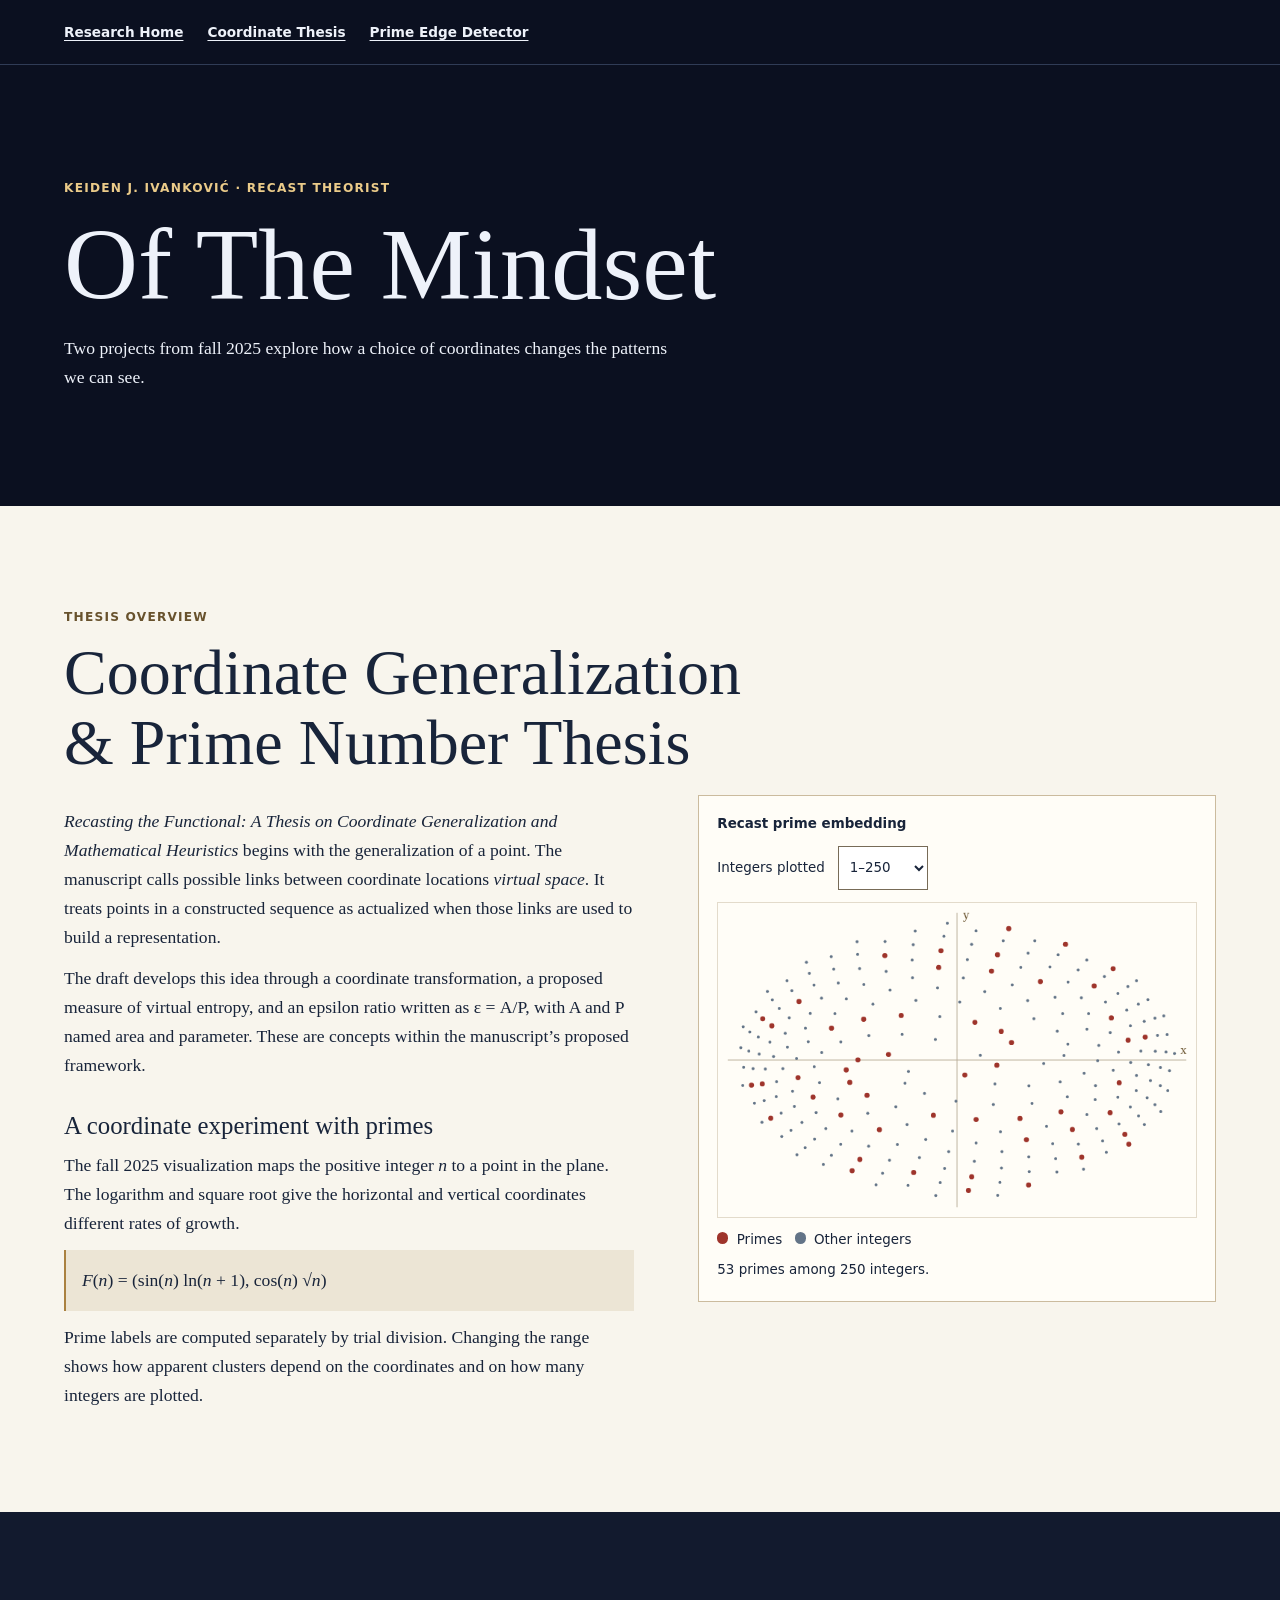
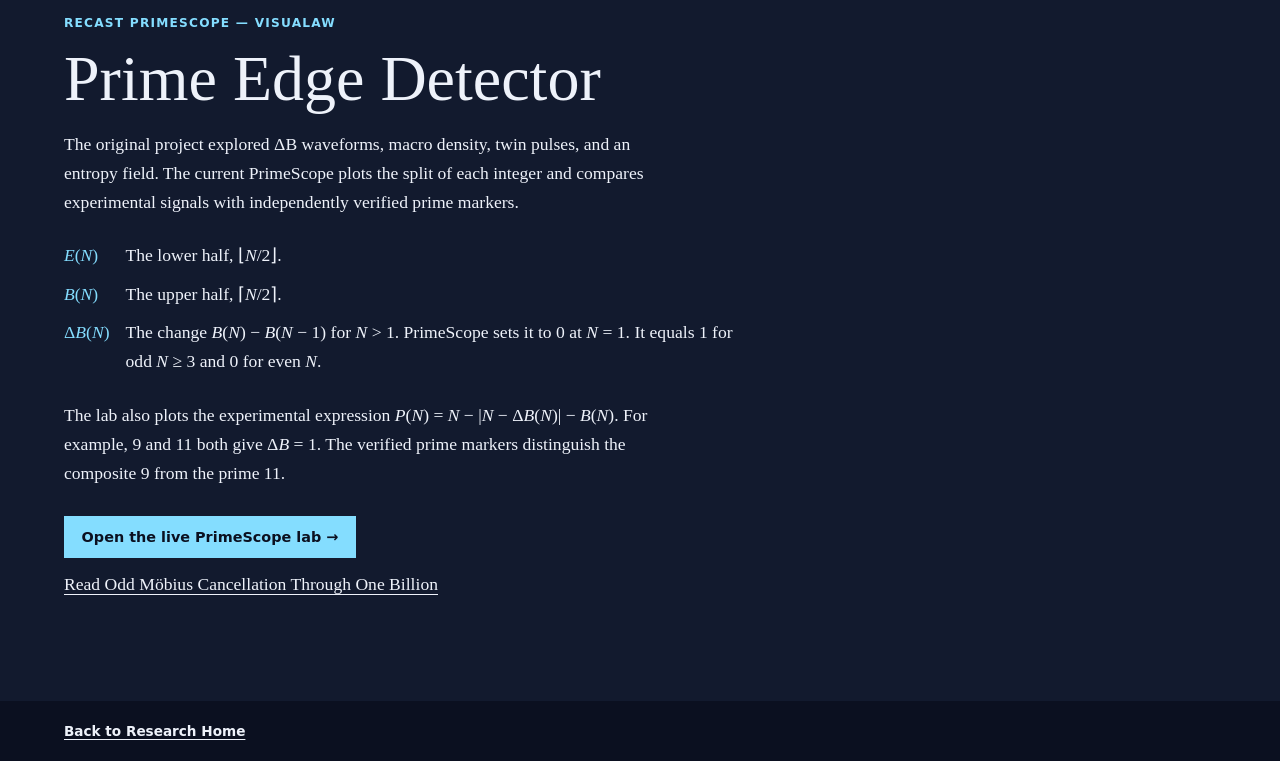
<file: home/of-the-mindset.html>
<!doctype html>
<html lang="en">
<head>
  <meta charset="utf-8">
  <meta name="viewport" content="width=device-width, initial-scale=1">
  <meta name="theme-color" content="#0b1020">
  <meta name="description" content="Keiden J. Ivanković’s Coordinate Generalization thesis and the Recast Prime Edge Detector.">
  <title>Of The Mindset · Research Home</title>
  <style>
    :root {--navy:#0b1020;--light:#f8f5ed;--ink:#18243a;--gold:#ebcb89;--cyan:#84ddff}
    * {box-sizing:border-box}
    body {margin:0;background:var(--navy);color:#eef2fa;font:1.1rem/1.65 Georgia,serif}
    a {color:inherit;text-underline-offset:.25em}
    :focus-visible {outline:2px solid currentColor;outline-offset:5px}
    .measure {width:min(100% - 2.5rem,72rem);margin-inline:auto}
    nav {display:flex;flex-wrap:wrap;gap:.5rem 1.5rem;padding:1rem 0;font:600 .85rem/1.5 system-ui,sans-serif}
    nav a {padding:.35rem 0}
    header {border-bottom:1px solid #303c56}
    .hero {padding:clamp(3rem,8vw,7rem) 0}
    h1,h2,h3 {font-weight:400;line-height:1.1;text-wrap:balance}
    h1 {font-size:clamp(3rem,8vw,7rem);margin:.25rem 0}
    h2 {font-size:clamp(2.25rem,5vw,4.25rem);margin:.25rem 0 1rem}
    h3 {font-size:1.55rem;margin:2rem 0 .6rem}
    p {margin:.75rem 0;max-width:70ch}
    .label {font:700 .76rem/1.5 system-ui,sans-serif;letter-spacing:.1em;text-transform:uppercase}
    .hero .label {color:var(--gold)}
    .paper,.lab {padding:clamp(3rem,7vw,6rem) 0;scroll-margin-top:1rem}
    .paper {background:var(--light);color:var(--ink)}
    .paper .label {color:#68522d}
    .chapter {display:grid;grid-template-columns:minmax(0,1.1fr) minmax(0,1fr);gap:clamp(1.5rem,5vw,4rem)}
    .plot {align-self:start;background:#fffdf7;border:1px solid #cbbb9e;margin:0;padding:1.15rem}
    .plot canvas {display:block;width:100%;height:auto;margin-block:.8rem .4rem;border:1px solid #e3dbcb}
    .plot figcaption,.legend,.plot-controls,.plot output {font:.84rem/1.5 system-ui,sans-serif}
    .plot-controls {display:flex;flex-wrap:wrap;align-items:center;gap:.4rem .8rem;margin-top:.7rem}
    .plot-controls select {font:inherit;color:inherit;background:white;border:1px solid #776b57;padding:.45rem;min-height:44px}
    .legend {margin-bottom:.25rem}
    .marker {display:inline-block;width:.7rem;height:.7rem;border-radius:50%;margin-right:.25rem}
    .marker.prime {background:#9e342b}
    .marker.other {background:#637487;margin-left:.5rem}
    .equation {overflow-wrap:anywhere;padding:1rem;border-left:2px solid #aa8140;background:#ece5d5}
    .lab {background:#121a2e}
    .lab .label {color:var(--cyan)}
    .lab dl {display:grid;grid-template-columns:max-content minmax(0,1fr);gap:.6rem 1rem;margin:1.5rem 0;max-width:43rem}
    .lab dt {color:var(--cyan);white-space:nowrap}
    .lab dd {margin:0}
    .launch {display:inline-block;padding:.7rem 1.1rem;margin-top:1rem;background:var(--cyan);color:#0b1020;text-decoration:none;font:700 .9rem/1.4 system-ui,sans-serif}
    footer {padding:1.25rem 0;font:600 .85rem/1.5 system-ui,sans-serif}
    @media(max-width:46rem) {.chapter {grid-template-columns:1fr}}
  </style>
</head>
<body>
  <header>
    <nav class="measure" aria-label="Research navigation">
      <a href="./#of-the-mindset">Research Home</a>
      <a href="#coordinate-thesis">Coordinate Thesis</a>
      <a href="#prime-edge-detector">Prime Edge Detector</a>
    </nav>
  </header>
  <main>
    <section class="hero measure" aria-labelledby="page-title">
      <p class="label">Keiden J. Ivanković · Recast Theorist</p>
      <h1 id="page-title">Of The Mindset</h1>
      <p>Two projects from fall 2025 explore how a choice of coordinates changes the patterns we can see.</p>
    </section>
    <section class="paper" id="coordinate-thesis" aria-labelledby="thesis-title">
      <div class="measure">
        <p class="label">Thesis overview</p>
        <h2 id="thesis-title">Coordinate Generalization &amp; Prime Number Thesis</h2>
        <div class="chapter">
          <div>
            <p><em>Recasting the Functional: A Thesis on Coordinate Generalization and Mathematical Heuristics</em> begins with the generalization of a point. The manuscript calls possible links between coordinate locations <em>virtual space</em>. It treats points in a constructed sequence as actualized when those links are used to build a representation.</p>
            <p>The draft develops this idea through a coordinate transformation, a proposed measure of virtual entropy, and an epsilon ratio written as ε = A/P, with A and P named area and parameter. These are concepts within the manuscript’s proposed framework.</p>
            <h3>A coordinate experiment with primes</h3>
            <p>The fall 2025 visualization maps the positive integer <var>n</var> to a point in the plane. The logarithm and square root give the horizontal and vertical coordinates different rates of growth.</p>
            <p class="equation"><var>F</var>(<var>n</var>) = (sin(<var>n</var>) ln(<var>n</var> + 1), cos(<var>n</var>) √<var>n</var>)</p>
            <p>Prime labels are computed separately by trial division. Changing the range shows how apparent clusters depend on the coordinates and on how many integers are plotted.</p>
          </div>
          <figure class="plot">
            <figcaption><strong>Recast prime embedding</strong></figcaption>
            <div class="plot-controls">
              <label for="integer-limit">Integers plotted</label>
              <select id="integer-limit">
                <option value="100">1–100</option>
                <option value="250" selected>1–250</option>
                <option value="500">1–500</option>
                <option value="1000">1–1,000</option>
              </select>
            </div>
            <canvas id="prime-plot" width="640" height="420" role="img" aria-label="Coordinate plot of integers with primes marked in red"></canvas>
            <p class="legend"><span class="marker prime"></span> Primes <span class="marker other"></span> Other integers</p>
            <output id="prime-count" for="integer-limit" aria-live="polite"></output>
            <noscript><p>Enable JavaScript to draw the coordinate plot.</p></noscript>
          </figure>
        </div>
      </div>
    </section>
    <section class="lab" id="prime-edge-detector" aria-labelledby="lab-title">
      <div class="measure">
        <p class="label">Recast PrimeScope — VisuaLaw</p>
        <h2 id="lab-title">Prime Edge Detector</h2>
        <p>The original project explored ΔB waveforms, macro density, twin pulses, and an entropy field. The current PrimeScope plots the split of each integer and compares experimental signals with independently verified prime markers.</p>
        <dl>
          <dt><var>E</var>(<var>N</var>)</dt><dd>The lower half, ⌊<var>N</var>/2⌋.</dd>
          <dt><var>B</var>(<var>N</var>)</dt><dd>The upper half, ⌈<var>N</var>/2⌉.</dd>
          <dt>Δ<var>B</var>(<var>N</var>)</dt><dd>The change <var>B</var>(<var>N</var>) − <var>B</var>(<var>N</var> − 1) for <var>N</var> &gt; 1. PrimeScope sets it to 0 at <var>N</var> = 1. It equals 1 for odd <var>N</var> ≥ 3 and 0 for even <var>N</var>.</dd>
        </dl>
        <p>The lab also plots the experimental expression <var>P</var>(<var>N</var>) = <var>N</var> − |<var>N</var> − Δ<var>B</var>(<var>N</var>)| − <var>B</var>(<var>N</var>). For example, 9 and 11 both give Δ<var>B</var> = 1. The verified prime markers distinguish the composite 9 from the prime 11.</p>
        <a class="launch" href="https://recast-theorist-prime-edge.recast.chatgpt.site">Open the live PrimeScope lab <span aria-hidden="true">→</span></a>
        <p><a href="odd-mobius-through-one-billion.html">Read Odd Möbius Cancellation Through One Billion</a></p>
      </div>
    </section>
  </main>
  <footer class="measure"><a href="./#of-the-mindset">Back to Research Home</a></footer>
  <script>
    const limit = document.getElementById('integer-limit');
    const plot = document.getElementById('prime-plot');
    const count = document.getElementById('prime-count');
    const context = plot.getContext('2d');

    function isPrime(n) {
      if (n < 2) return false;
      for (let divisor = 2; divisor * divisor <= n; divisor += 1) {
        if (n % divisor === 0) return false;
      }
      return true;
    }

    function draw() {
      const upper = Number(limit.value);
      const xRange = Math.log1p(upper);
      const yRange = Math.sqrt(upper);
      const centerX = plot.width / 2;
      const centerY = plot.height / 2;
      const projectX = x => centerX + x / xRange * (centerX - 25);
      const projectY = y => centerY - y / yRange * (centerY - 25);
      const points = Array.from({length: upper}, (_, index) => {
        const n = index + 1;
        return {
          x: projectX(Math.sin(n) * Math.log1p(n)),
          y: projectY(Math.cos(n) * Math.sqrt(n)),
          prime: isPrime(n)
        };
      });

      if (context) {
        context.clearRect(0, 0, plot.width, plot.height);
        context.beginPath();
        context.moveTo(13, centerY);
        context.lineTo(plot.width - 13, centerY);
        context.moveTo(centerX, 13);
        context.lineTo(centerX, plot.height - 13);
        context.strokeStyle = '#b6a994';
        context.stroke();
        context.fillStyle = '#68522d';
        context.font = '17px Georgia';
        context.fillText('x', plot.width - 21, centerY - 8);
        context.fillText('y', centerX + 8, 21);

        for (const prime of [false, true]) {
          context.fillStyle = prime ? '#9e342b' : '#637487';
          for (const point of points.filter(p => p.prime === prime)) {
            context.beginPath();
            context.arc(point.x, point.y, prime ? 3.4 : 2, 0, 2 * Math.PI);
            context.fill();
          }
        }
      }

      const primes = points.filter(point => point.prime).length;
      count.textContent = `${primes} primes among ${upper.toLocaleString('en-US')} integers.`;
    }

    limit.addEventListener('change', draw);
    draw();
  </script>
</body>
</html>
</file>
<file: styles.css>
@import url('https://fonts.googleapis.com/css2?family=Cormorant+Garamond:ital,wght@0,400;0,500;0,600;1,400;1,500&family=Inter:wght@400;500;600&display=swap');
:root{--paper:#f5f0e5;--paper-2:#ede3d2;--ink:#211b18;--red:#792d28;--gold:#a77a35;--line:#cab99b;--serif:'Cormorant Garamond',Georgia,serif;--sans:Inter,Arial,sans-serif}*{box-sizing:border-box}html{scroll-behavior:smooth}body{margin:0;background:var(--paper);color:var(--ink);font-family:var(--serif);font-size:18px;line-height:1.55}.skip{position:fixed;left:1rem;top:-5rem;background:var(--ink);color:white;padding:.7rem 1rem;z-index:99}.skip:focus{top:1rem}a{color:inherit}.masthead{height:76px;display:flex;align-items:center;justify-content:space-between;padding:0 4vw;border-bottom:1px solid rgba(33,27,24,.18);position:absolute;top:0;width:100%;z-index:5;font-family:var(--sans);font-size:.72rem;text-transform:uppercase;letter-spacing:.16em}.masthead nav{display:flex;gap:2rem}.masthead nav a,.small-download{text-decoration:none}.masthead nav a:hover,.small-download:hover{color:var(--red)}.seal{display:grid;place-items:center;width:42px;height:42px;border:1px solid var(--gold);border-radius:50%;text-decoration:none;font-family:var(--serif);font-weight:600;font-size:.9rem;color:var(--red)}.hero{min-height:100svh;padding:9rem 7vw 4rem;display:flex;flex-direction:column;align-items:center;text-align:center;justify-content:center;position:relative;background:radial-gradient(circle at 50% 35%,#fffaf0 0,var(--paper) 58%,#eadfcf 100%);overflow:hidden}.hero:before,.hero:after{content:'';position:absolute;width:32vw;height:32vw;border:1px solid rgba(167,122,53,.18);border-radius:50%;top:50%;transform:translateY(-50%)}.hero:before{left:-24vw}.hero:after{right:-24vw}.eyebrow{font-family:var(--sans);text-transform:uppercase;letter-spacing:.22em;font-size:.68rem;color:var(--red);font-weight:600}.rule{width:92px;border-top:1px solid var(--gold);margin:1.5rem 0 2rem}.hero h1{font-size:clamp(4.2rem,10vw,9rem);font-weight:500;line-height:.72;letter-spacing:-.045em;margin:0;text-transform:uppercase;font-variant:small-caps}.hero h1 span{font-size:.78em;font-style:italic;text-transform:none}.translation{font-size:clamp(1.6rem,3vw,2.35rem);font-style:italic;margin:2.1rem 0 .8rem;color:var(--red)}.subtitle{font-size:clamp(1rem,1.7vw,1.35rem);max-width:750px;margin:0;color:#514740}.author{text-transform:uppercase;letter-spacing:.16em;font-size:.85rem;margin:2.3rem 0 2rem}.hero-actions{display:flex;gap:.8rem;justify-content:center;flex-wrap:wrap}.button{min-width:230px;padding:1rem 1.3rem;text-decoration:none;border:1px solid var(--red);display:flex;flex-direction:column;font-family:var(--sans);font-size:.78rem;letter-spacing:.02em;transition:.2s ease}.button small{font-size:.62rem;opacity:.72;margin-top:.18rem}.button.primary{background:var(--red);color:#fff}.button.secondary{color:var(--red)}.button:hover{transform:translateY(-2px);box-shadow:0 8px 24px rgba(55,35,25,.12)}.scroll-cue{position:absolute;bottom:1.4rem;text-decoration:none;font-size:1.4rem;color:var(--gold)}.section{padding:8rem max(6vw,calc((100vw - 1200px)/2))}.argument{display:grid;grid-template-columns:80px 1.3fr .8fr;gap:4vw;align-items:start;background:#211b18;color:#f7f0e5}.section-number{font-size:4rem;color:var(--gold);line-height:1}.section h2{font-weight:500;font-size:clamp(2.6rem,5vw,4.6rem);line-height:.98;margin:.5rem 0 2rem;letter-spacing:-.025em}.lead{font-size:1.35rem;max-width:680px}.argument blockquote{margin:5rem 0 0;padding:2rem 0 2rem 2rem;border-left:1px solid var(--gold);font-size:1.4rem;font-style:italic;color:#d8c9b1}.formula-section{background:var(--paper-2)}.formula-heading,.reader-heading{display:flex;justify-content:space-between;align-items:end;gap:2rem;margin-bottom:3rem}.formula-heading>p{max-width:430px;color:#665a4f}.formula-card{border:1px solid var(--line);background:rgba(255,255,255,.36);padding:clamp(1.3rem,4vw,3.3rem)}.formula-display{display:flex;align-items:center;justify-content:center;gap:.65rem;font-size:clamp(1.6rem,4vw,3.5rem);padding:1rem 0 2.5rem;border-bottom:1px solid var(--line);white-space:nowrap}.fraction{display:inline-flex;flex-direction:column;text-align:center;line-height:1.05}.fraction>span:first-child{border-bottom:1px solid;padding:0 .18em .08em}.fraction>span:last-child{padding-top:.08em}.paren:before{content:'(';font-size:1.55em;position:absolute;transform:translate(-.45em,-.1em)}.paren:after{content:')';font-size:1.55em;position:absolute;transform:translate(1.55em,-.1em)}.explorer{padding-top:2.2rem;font-family:var(--sans)}.explorer label{display:flex;justify-content:space-between;text-transform:uppercase;letter-spacing:.14em;font-size:.68rem;font-weight:600}.explorer output{color:var(--red);font-size:1rem}.explorer input{width:100%;accent-color:var(--red);margin:1.2rem 0}.expansion{font-family:var(--serif);font-size:clamp(1.2rem,2.5vw,1.85rem);text-align:center;padding:1.5rem;background:rgba(255,255,255,.38)}.verdict{margin-top:1.4rem;text-align:center;color:#65594f;font-size:.82rem}.verdict strong{color:var(--red)}.principles{display:grid;grid-template-columns:repeat(3,1fr);margin-top:4rem;border-top:1px solid var(--line);border-left:1px solid var(--line)}.principles article{padding:2rem;border-right:1px solid var(--line);border-bottom:1px solid var(--line)}.principles span{color:var(--gold);font-family:var(--sans);font-size:.68rem}.principles h3{font-weight:600;font-size:1.4rem;margin:.7rem 0}.principles p{font-size:1rem;color:#665a4f}.experiments-section{background:#211b18;color:#f7f0e5}.experiments-section .formula-heading>p{color:#cdbfae}.experiment-grid{display:grid;grid-template-columns:repeat(3,1fr);gap:1px;background:#6c5b49;border:1px solid #6c5b49}.experiment-card{background:#29221e;padding:2.2rem;display:flex;flex-direction:column;min-height:360px}.experiment-card.featured{background:#35231f}.experiment-number{font-family:var(--sans);font-size:.68rem;color:#d2aa68;letter-spacing:.16em}.experiment-card h3{font-size:2rem;font-weight:500;margin:1.2rem 0 .8rem}.experiment-card p{color:#d2c5b4;flex:1}.experiment-card .button{min-width:0;text-align:center;align-items:center}.experiments-section .button.secondary{color:#f1d7b2;border-color:#b99359}.experiment-note{font-family:var(--sans);font-size:.7rem;color:#bcae9b;margin-top:1.5rem}.reader-section{background:#f9f5ec}.text-link{font-family:var(--sans);font-size:.72rem;text-transform:uppercase;letter-spacing:.12em;text-decoration:none;color:var(--red)}.reader-shell{height:min(80vh,900px);border:1px solid var(--line);background:#ded8cf;padding:10px;box-shadow:0 18px 55px rgba(42,31,23,.12)}.reader-shell object{width:100%;height:100%;background:#fff}.reader-fallback{height:100%;display:grid;place-content:center;text-align:center}.closing{text-align:center;background:var(--red);color:#fff;padding-top:6rem;padding-bottom:6rem}.ornament{color:#dcb873;font-size:2rem}.closing p{font-size:clamp(2rem,4vw,3.6rem);line-height:1.1;font-style:italic}.closing-actions{display:flex;justify-content:center;gap:2rem;margin-top:2.5rem;font-family:var(--sans);font-size:.7rem;text-transform:uppercase;letter-spacing:.13em}.closing-actions a{text-underline-offset:5px}footer{display:flex;justify-content:space-between;padding:2rem 4vw;background:#211b18;color:#cbbda9;font-family:var(--sans);font-size:.65rem;text-transform:uppercase;letter-spacing:.14em}@media(max-width:800px){.masthead nav{display:none}.argument{grid-template-columns:1fr}.section-number{font-size:2rem}.argument blockquote{margin-top:1rem}.formula-heading,.reader-heading{display:block}.principles,.experiment-grid{grid-template-columns:1fr}.reader-shell{height:70vh}.desktop-only{display:none}}@media(max-width:520px){body{font-size:16px}.masthead{padding:0 1rem}.small-download{font-size:.58rem}.hero{padding-left:1rem;padding-right:1rem}.hero h1{font-size:3.7rem}.button{width:100%}.section{padding:5rem 1.2rem}.formula-display{font-size:1.45rem;gap:.4rem}.closing-actions{flex-direction:column;gap:1rem}footer{gap:1rem;flex-direction:column;text-align:center}}@media(prefers-reduced-motion:reduce){html{scroll-behavior:auto}.button{transition:none}}
</file>
